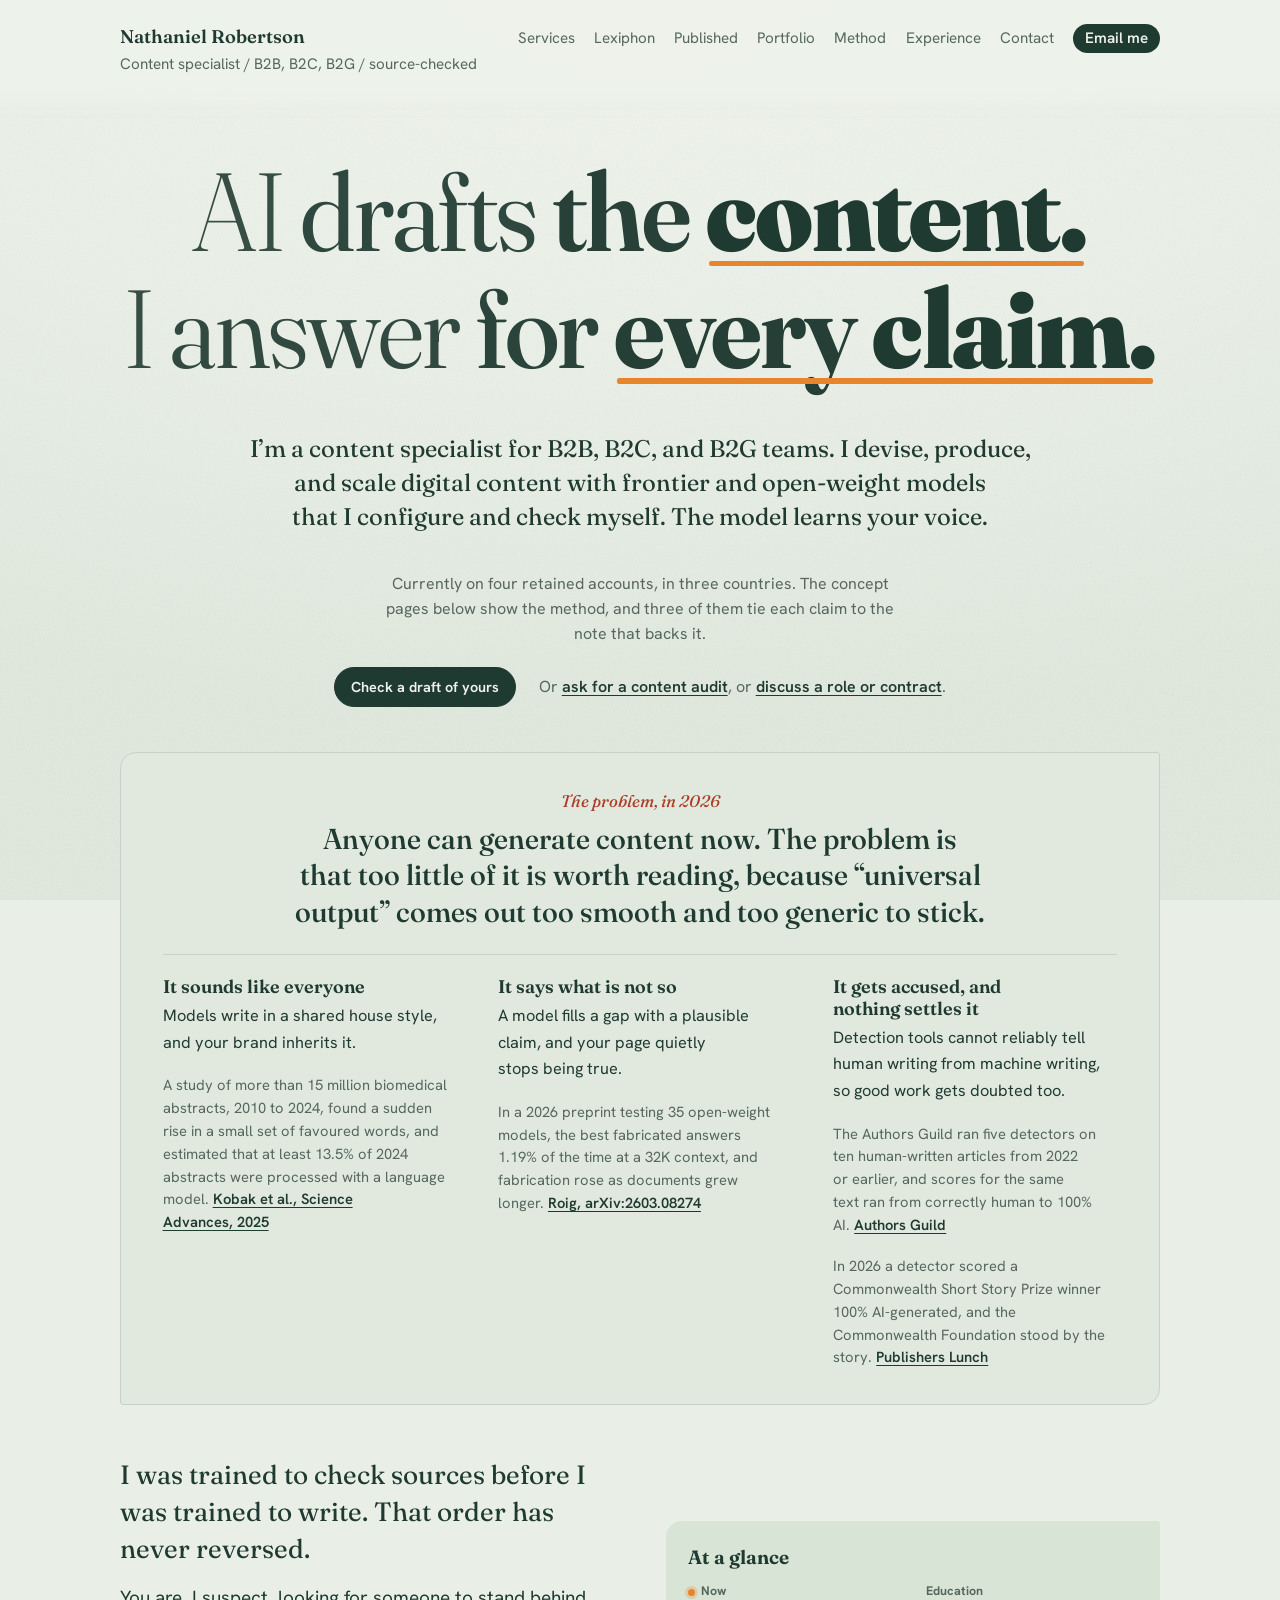
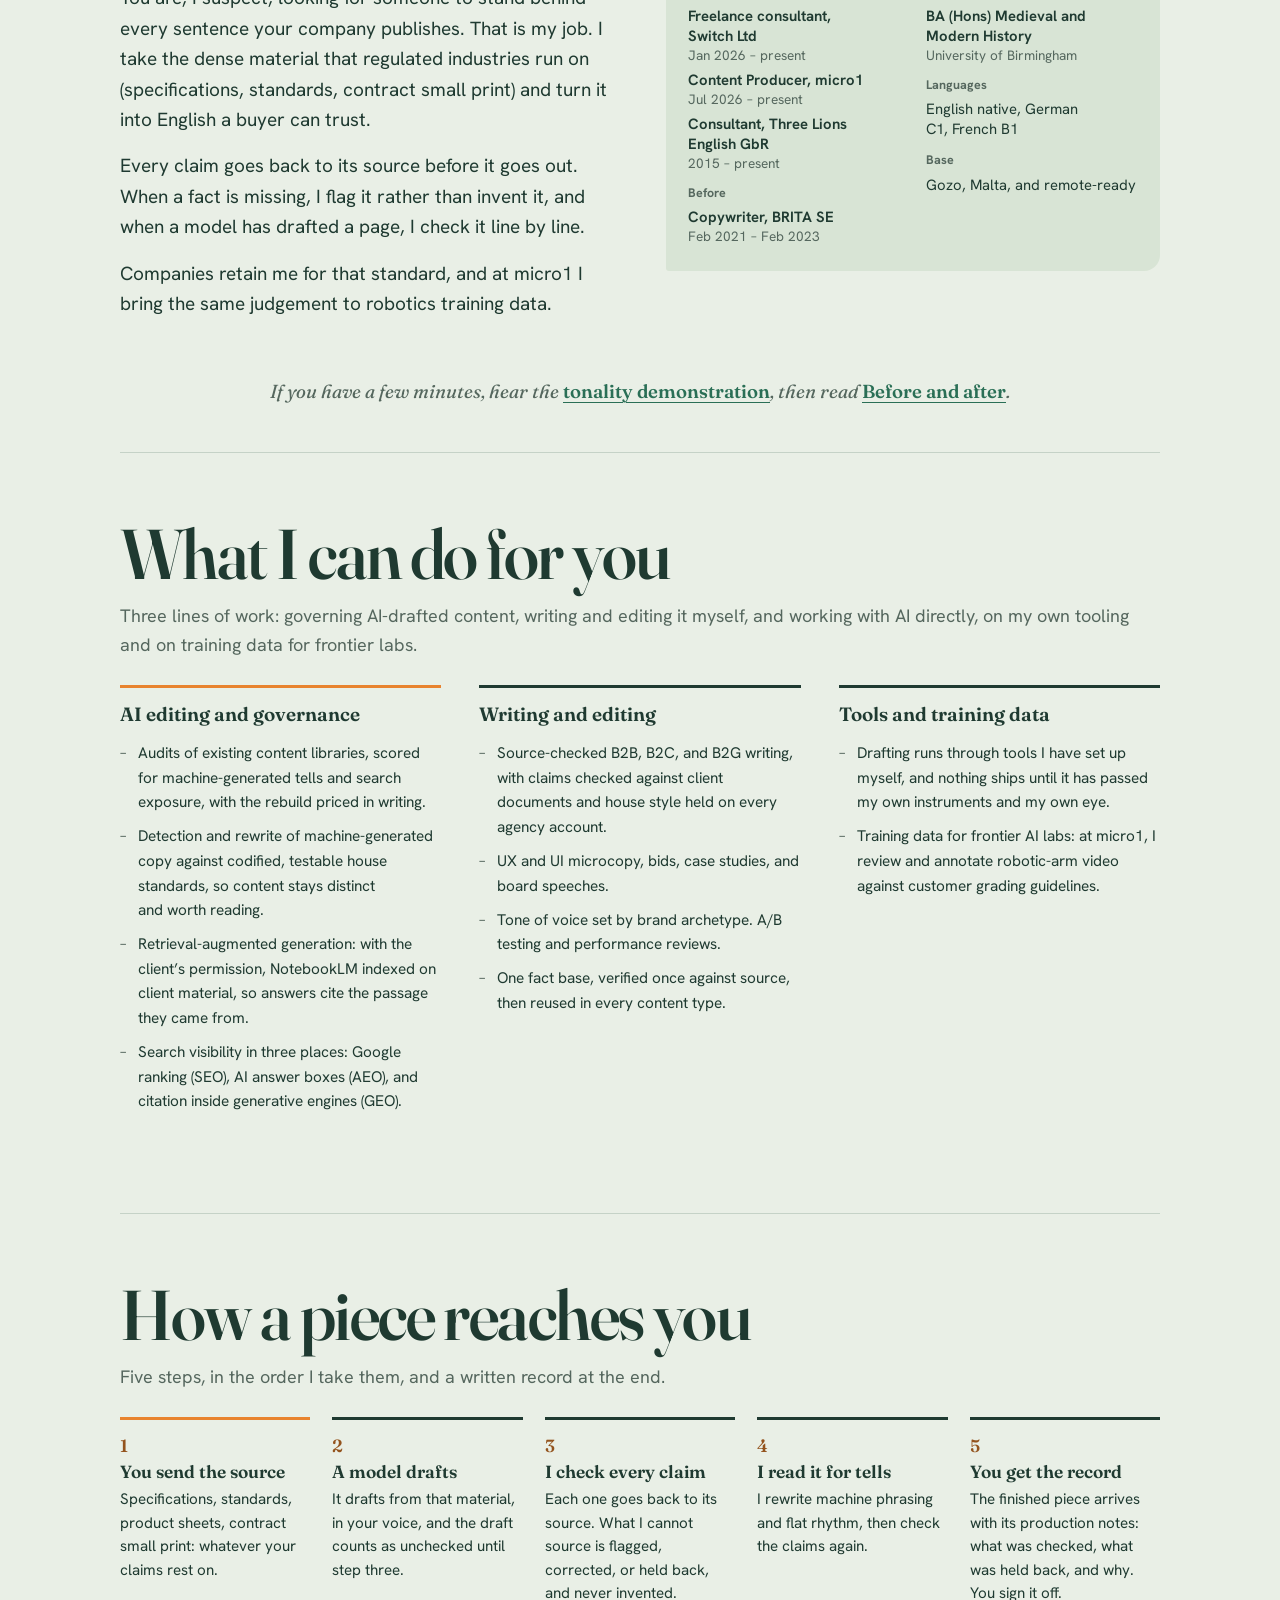
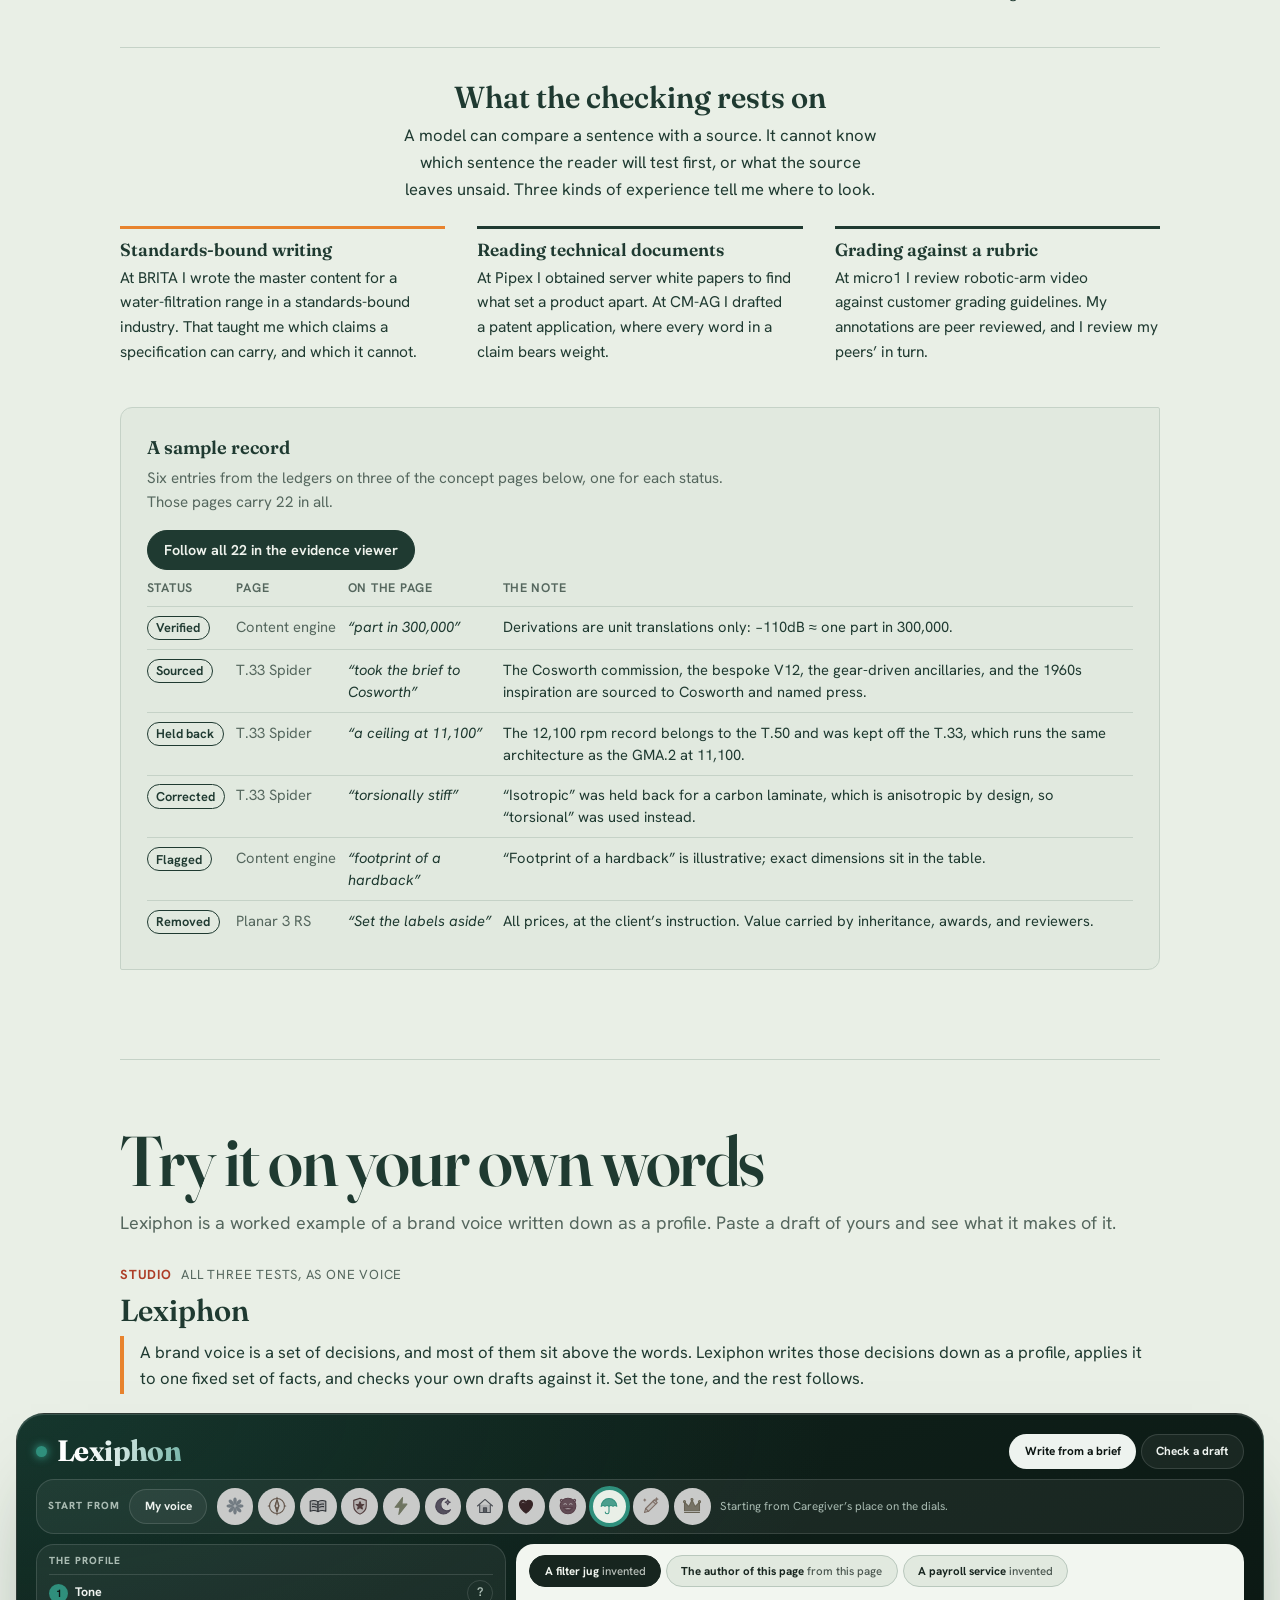
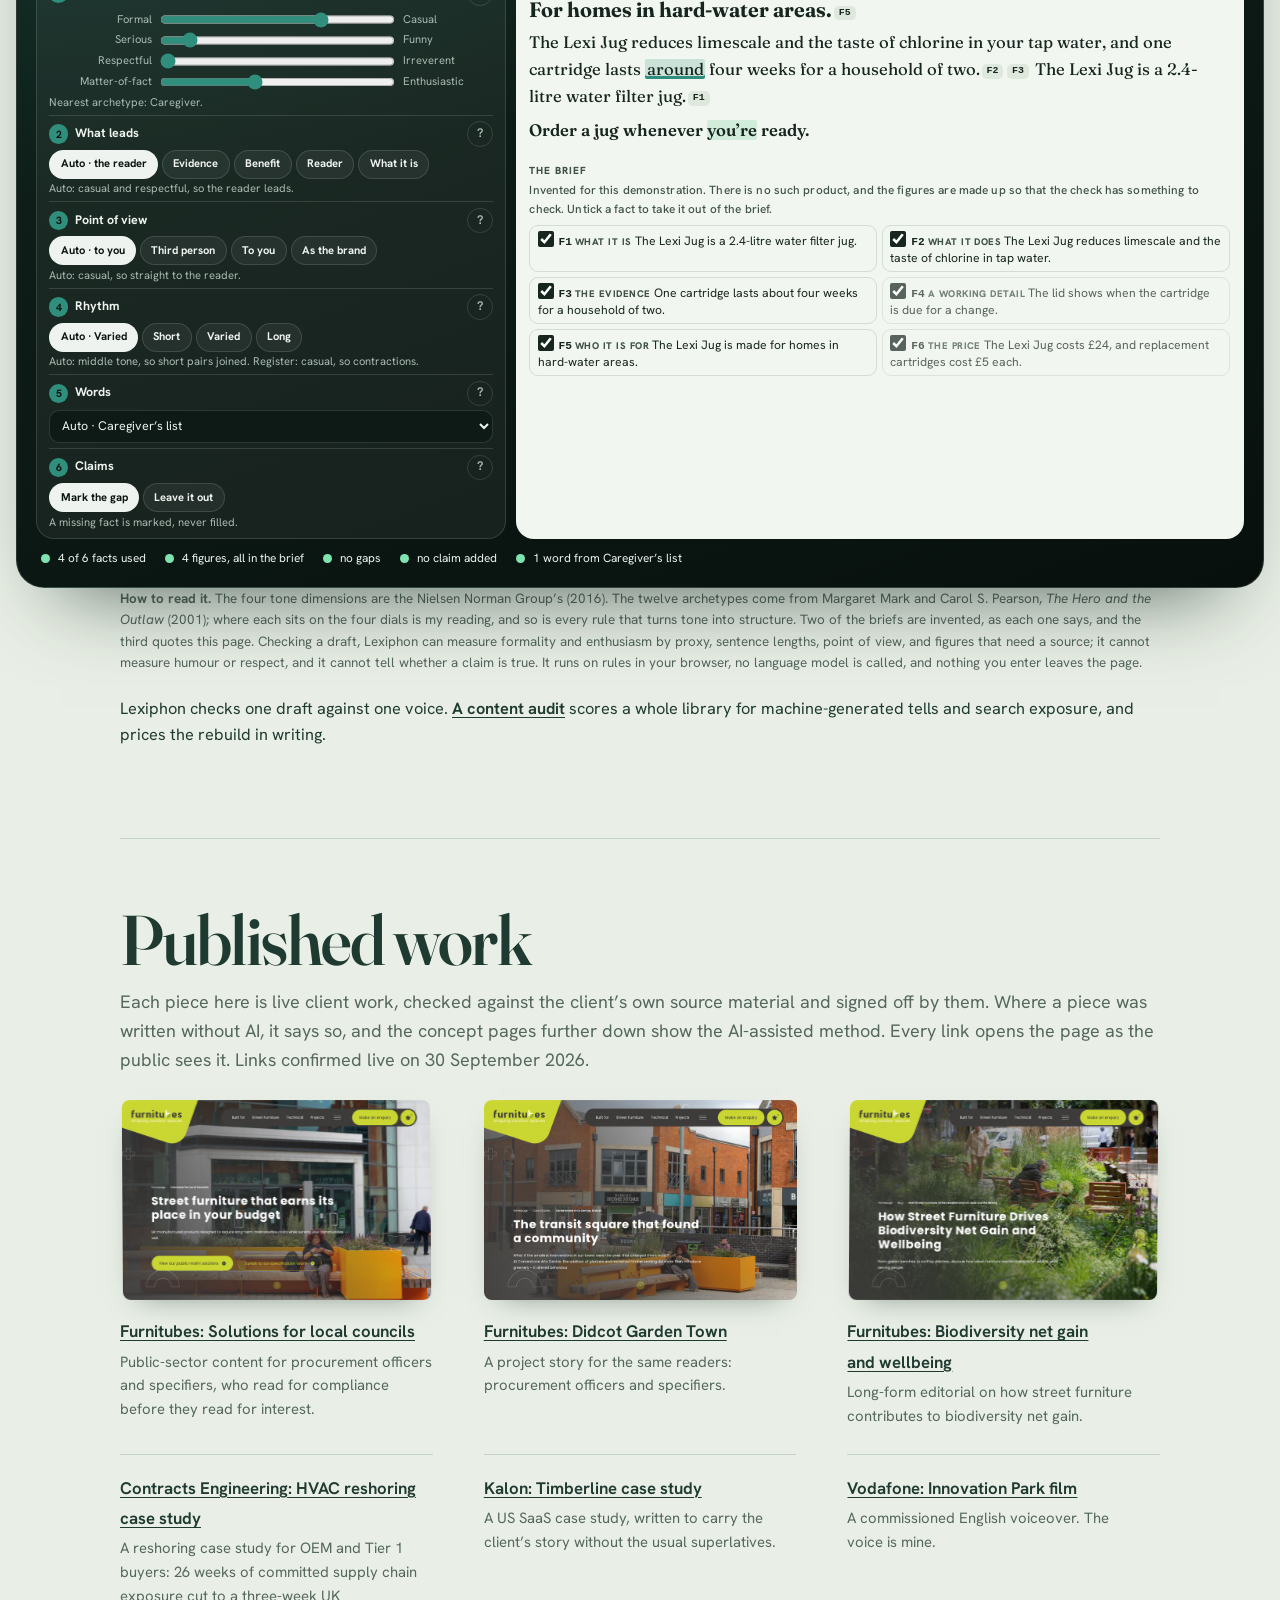
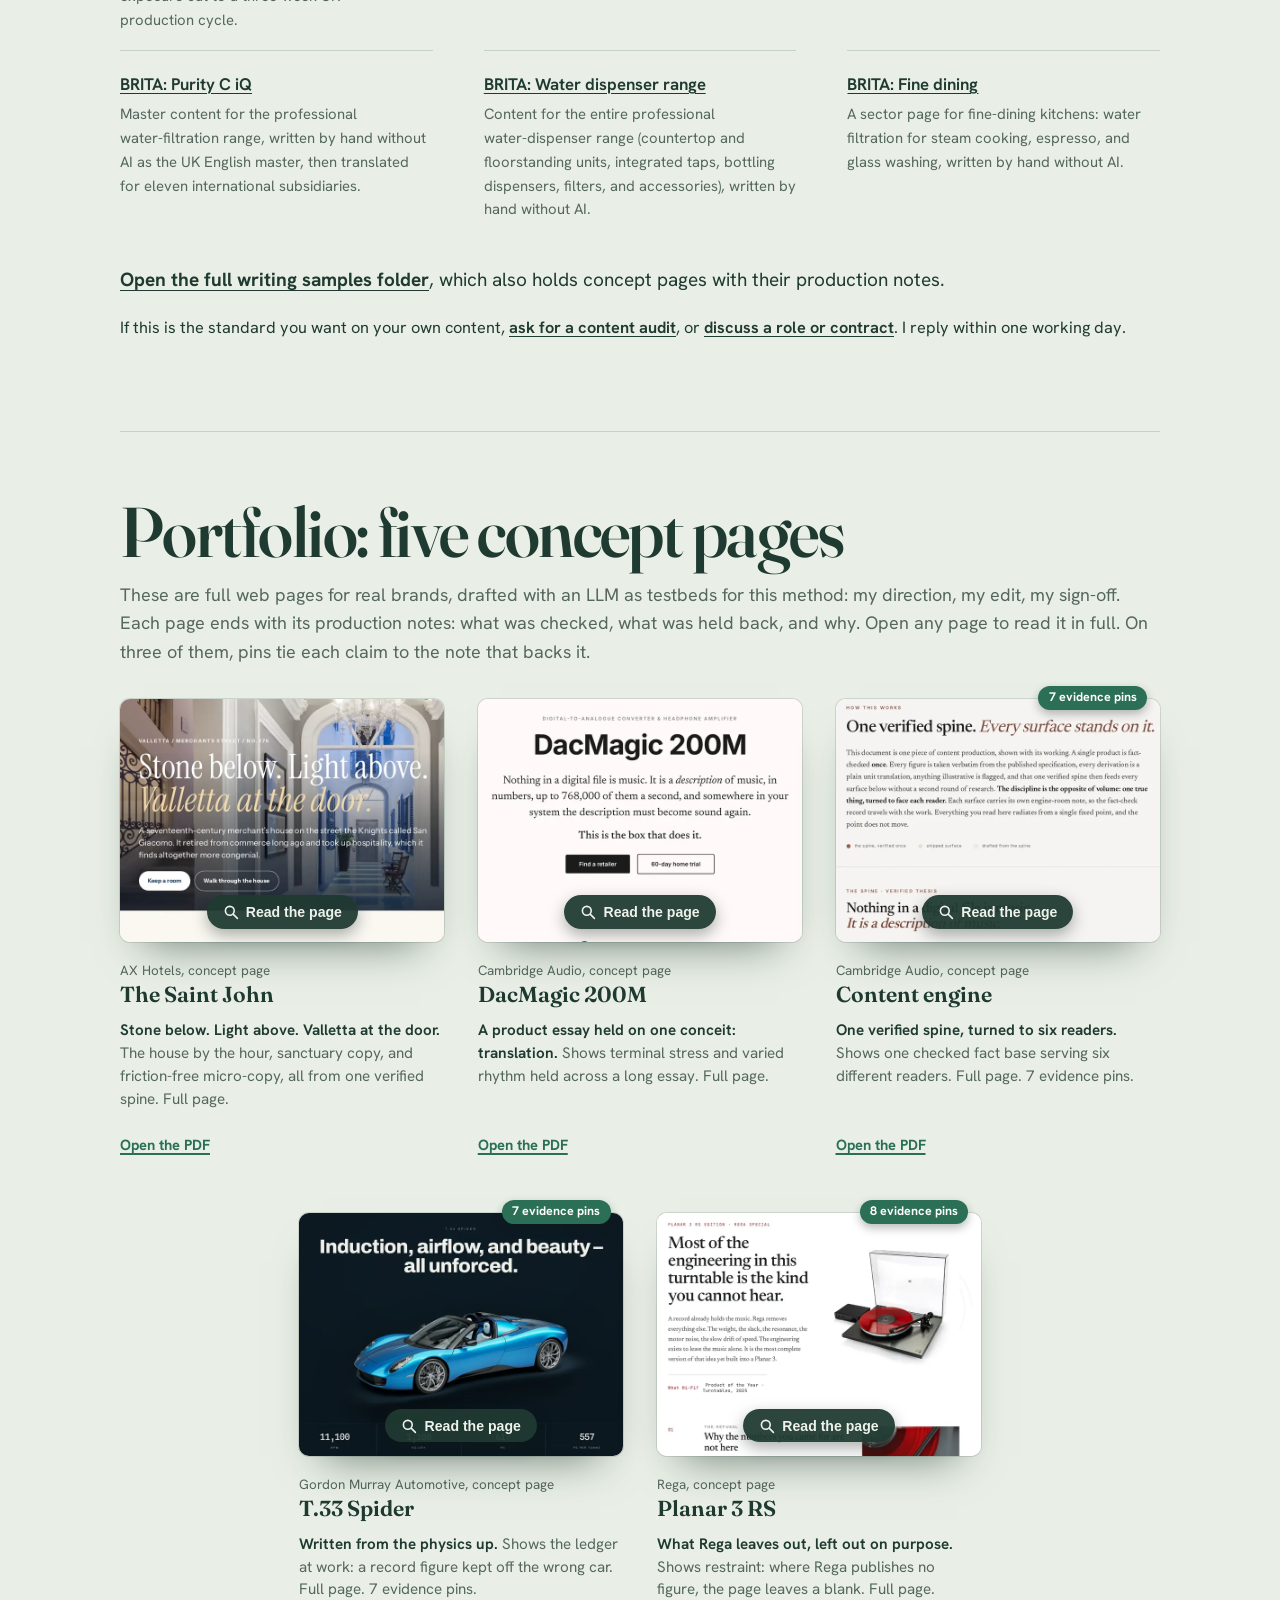
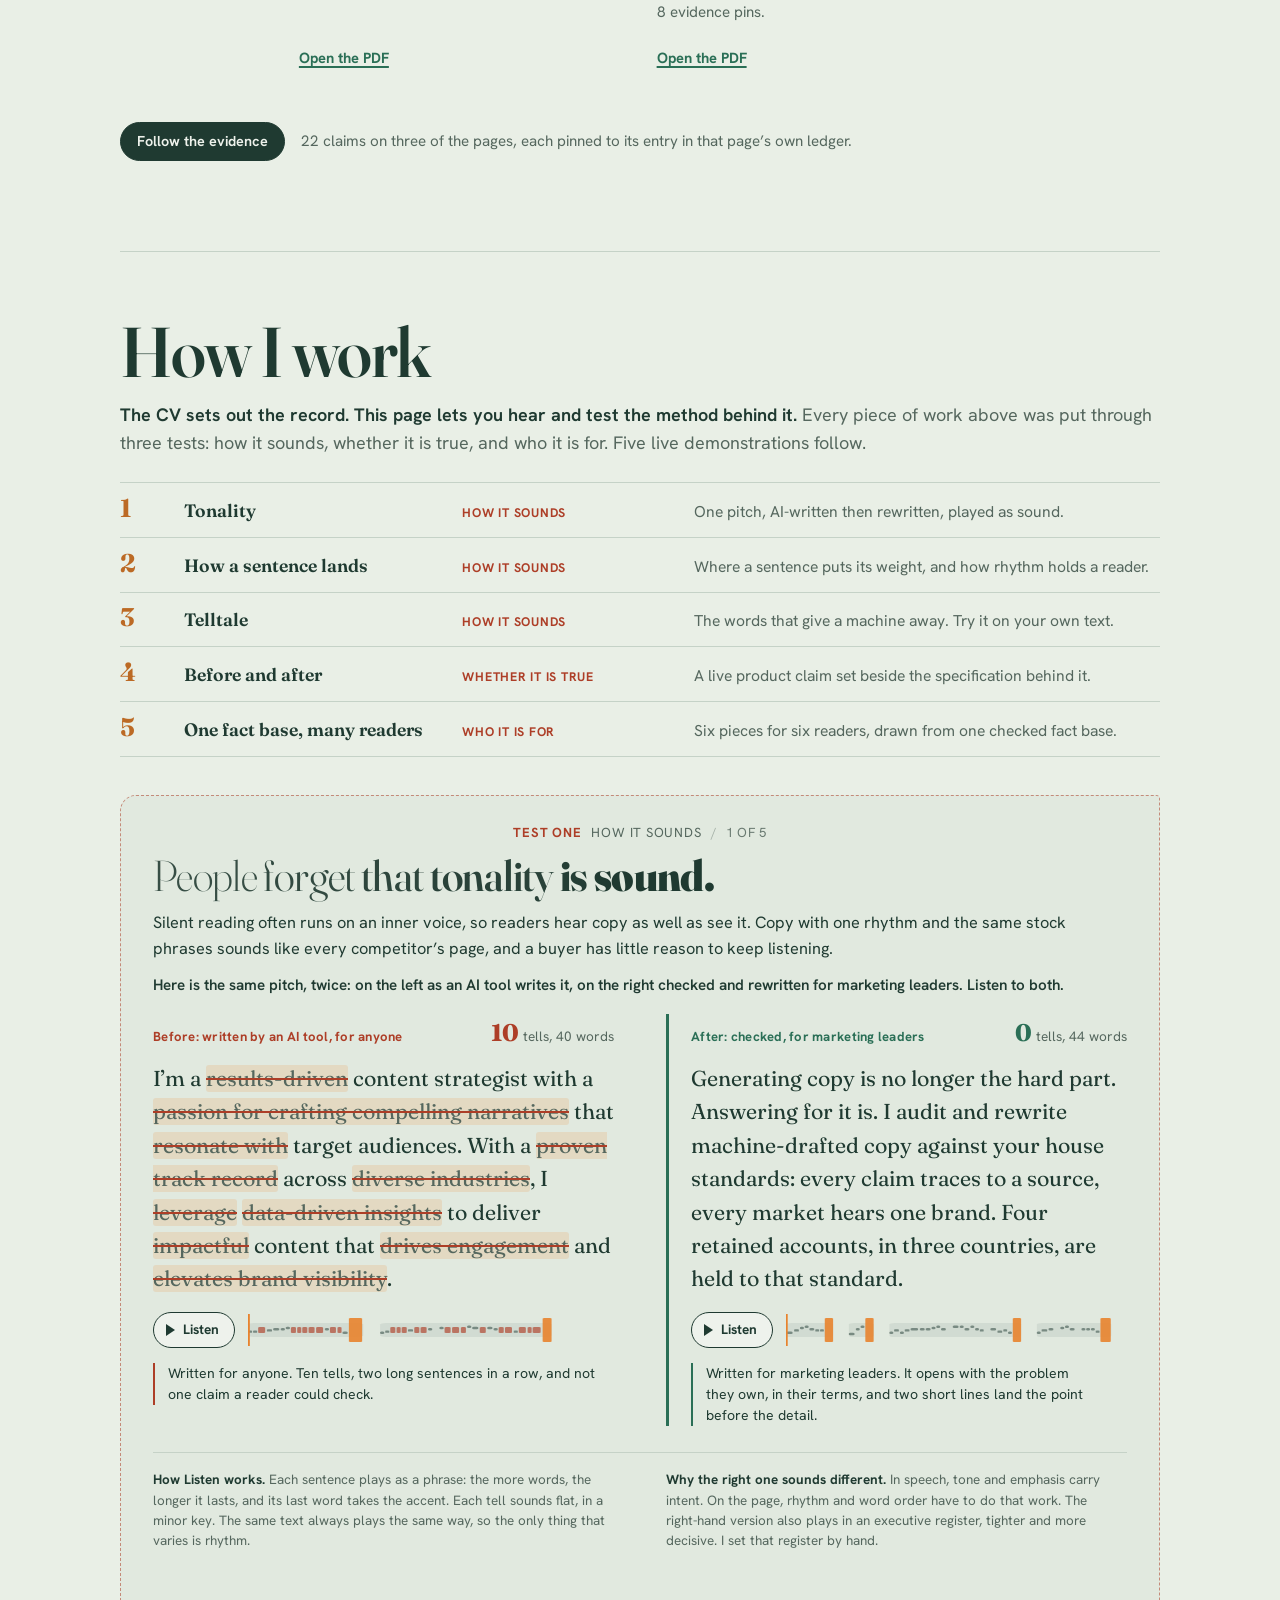
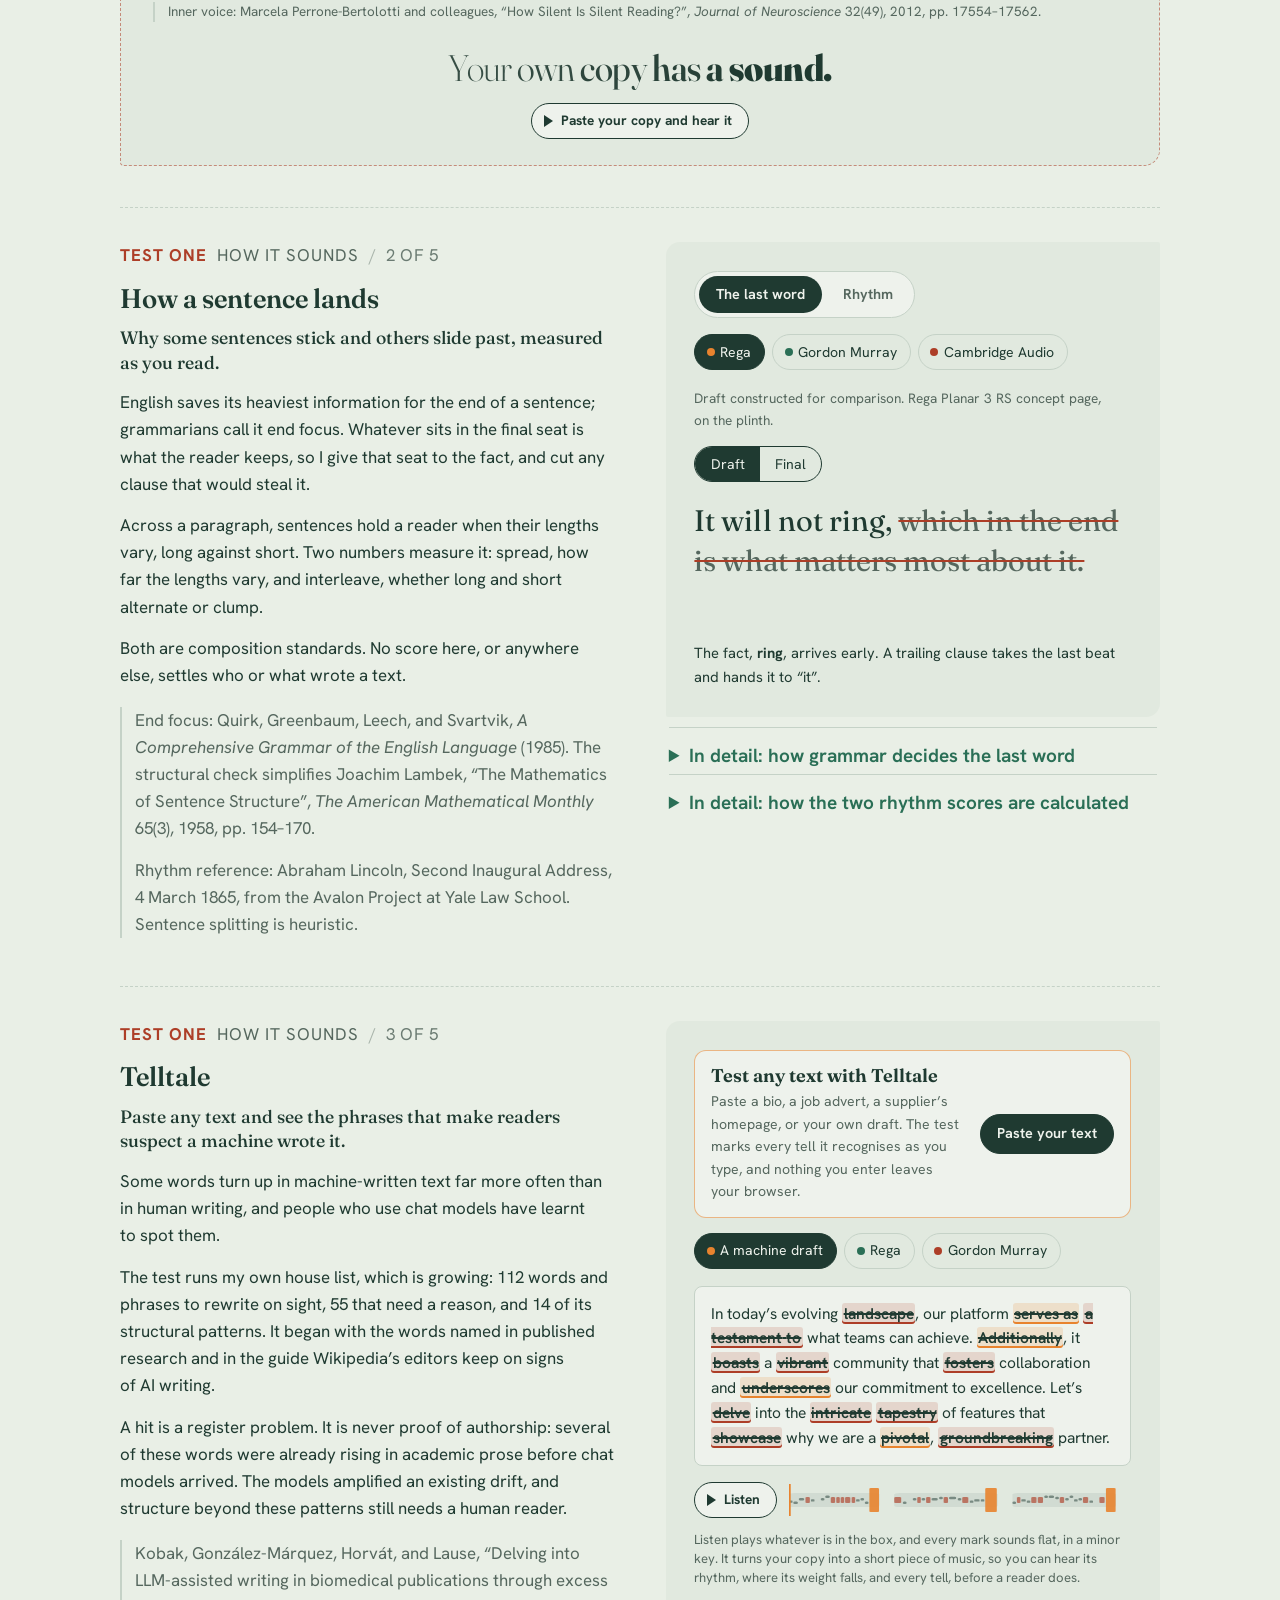
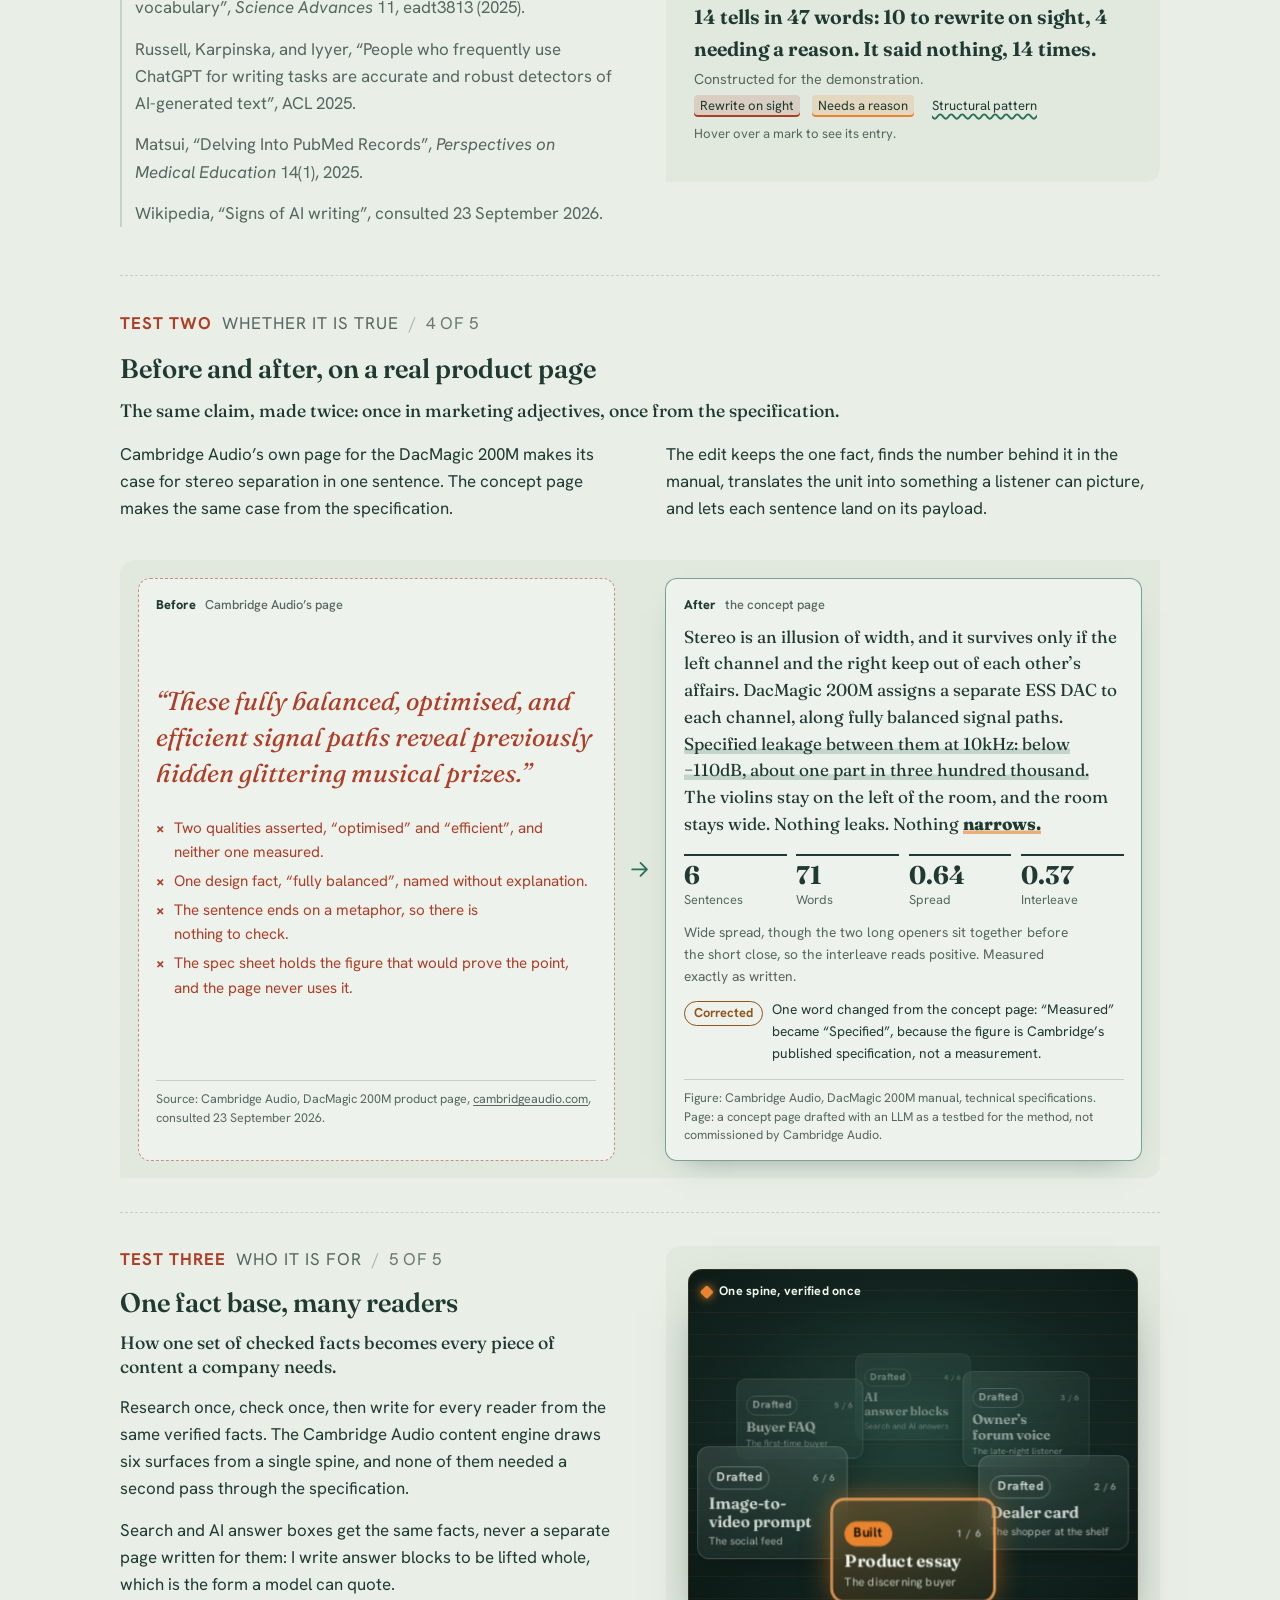
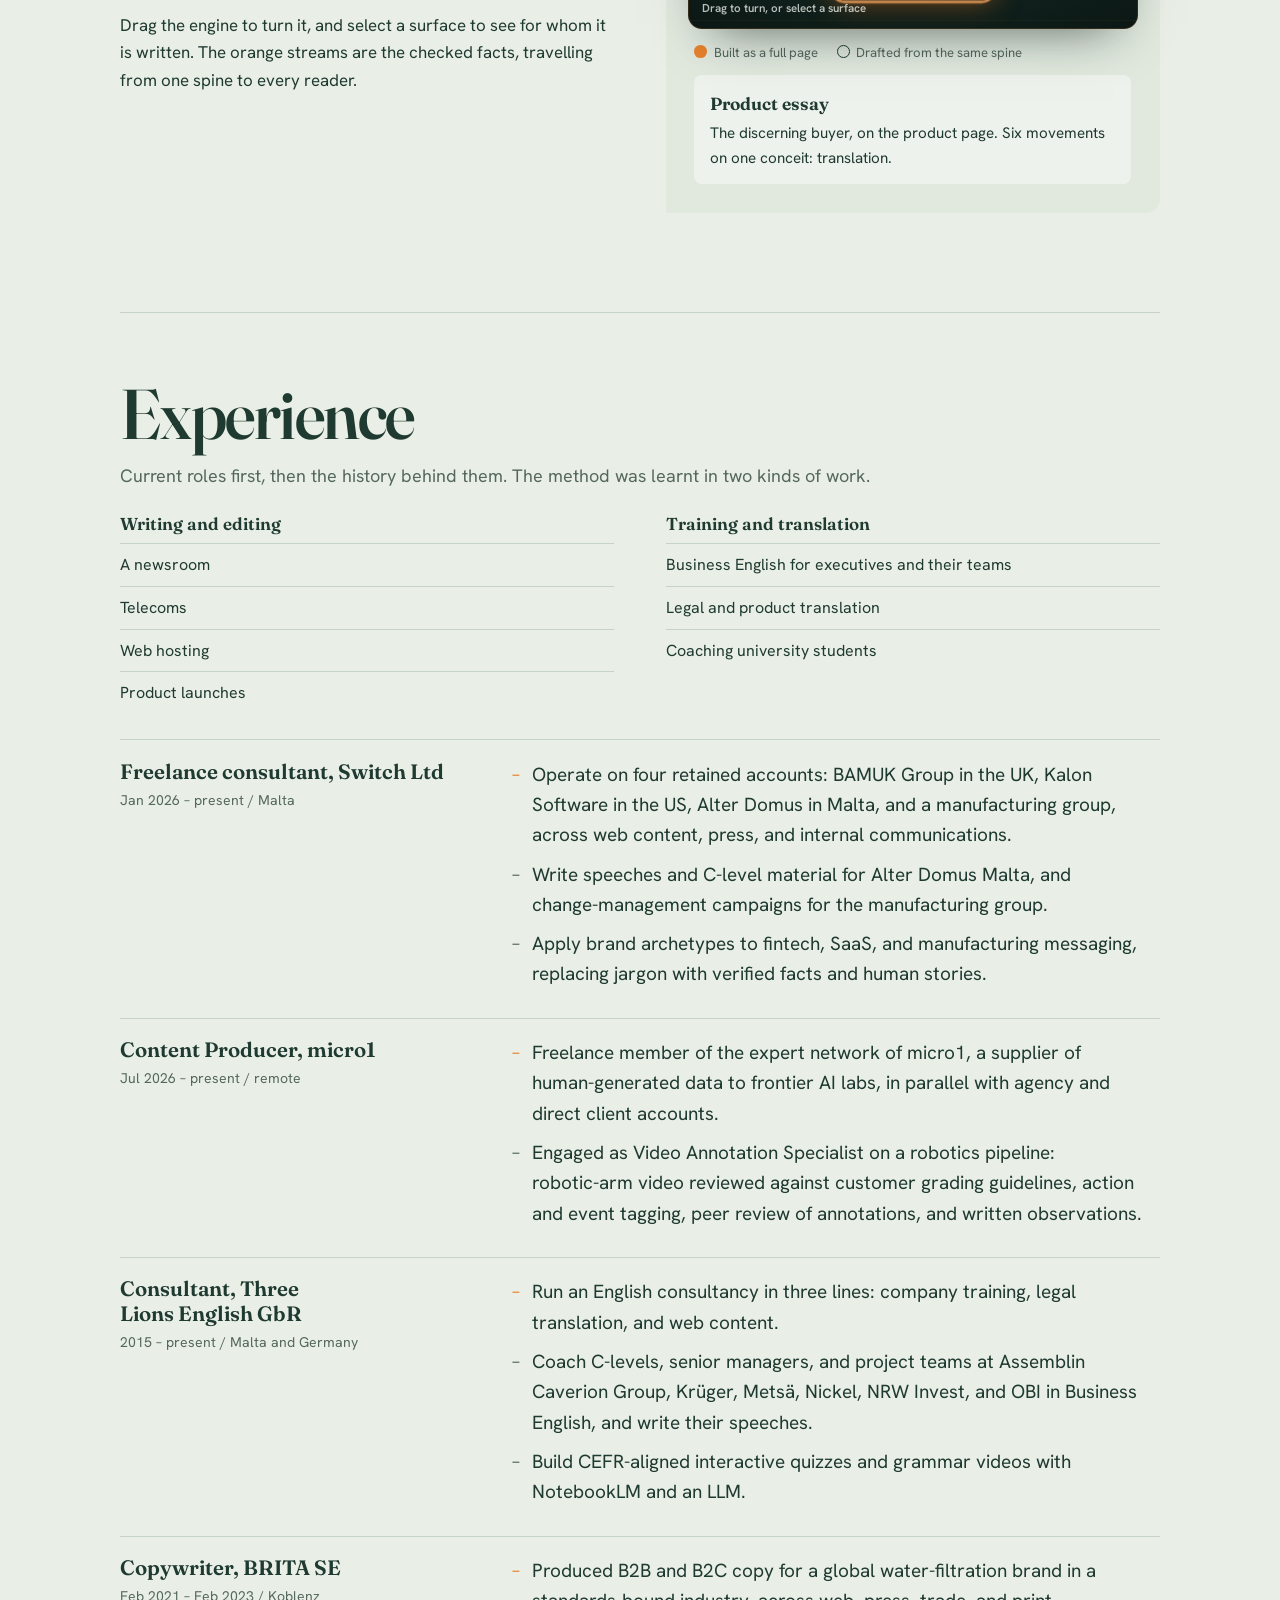
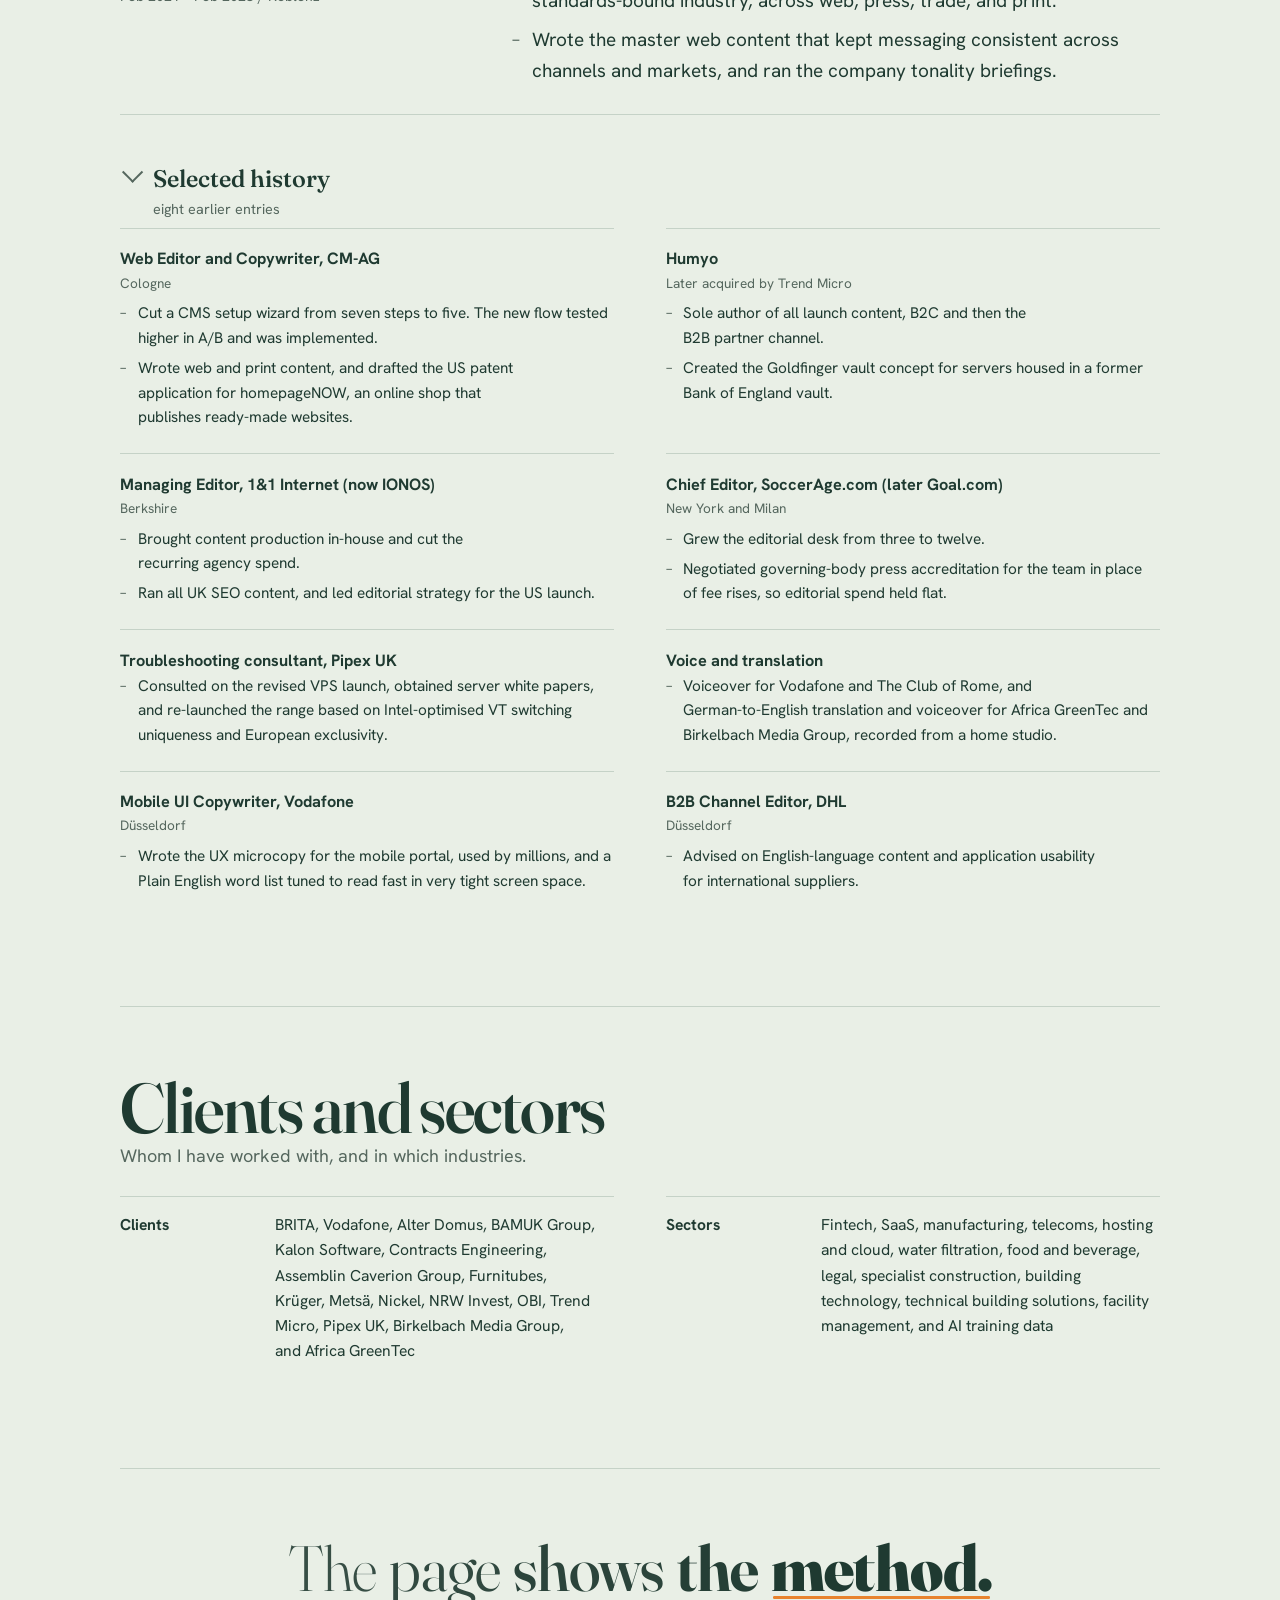
<file: index.html>
<!DOCTYPE html>
<html lang="en-GB" data-theme="light">
<head>
<meta charset="utf-8">
<meta name="viewport" content="width=device-width, initial-scale=1, viewport-fit=cover">
<title>Nathaniel Robertson, content specialist</title>
<meta name="description" content="Content specialist for source-checked B2B, B2C, and B2G writing, AI editing and governance, and content audits. Every claim goes back to its source.">
<meta property="og:type" content="profile">
<meta property="og:locale" content="en_GB">
<meta property="og:site_name" content="Nathaniel Robertson">
<meta property="profile:first_name" content="Nathaniel">
<meta property="profile:last_name" content="Robertson">
<meta property="og:url" content="https://nrr-hash.github.io/Lexiphon/">
<meta property="og:image" content="https://nrr-hash.github.io/Lexiphon/images/og.png">
<meta property="og:image:width" content="1200">
<meta property="og:image:height" content="630">
<meta property="og:image:type" content="image/png">
<meta property="og:image:alt" content="Nathaniel Robertson, content specialist. AI drafts the content. I answer for every claim.">
<meta property="og:title" content="Nathaniel Robertson, content specialist">
<meta property="og:description" content="Content specialist for source-checked B2B, B2C, and B2G writing, AI editing and governance, and content audits. Every claim goes back to its source.">
<meta name="twitter:card" content="summary_large_image">
<meta name="twitter:title" content="Nathaniel Robertson, content specialist">
<meta name="twitter:description" content="Content specialist for source-checked B2B, B2C, and B2G writing, AI editing and governance, and content audits. Every claim goes back to its source.">
<meta name="twitter:image" content="https://nrr-hash.github.io/Lexiphon/images/og.png">
<meta name="twitter:image:alt" content="Nathaniel Robertson, content specialist. AI drafts the content. I answer for every claim.">
<script type="application/ld+json">{
 "@context": "https://schema.org",
 "@graph": [
  {
   "@type": "WebSite",
   "@id": "https://nrr-hash.github.io/Lexiphon/#website",
   "url": "https://nrr-hash.github.io/Lexiphon/",
   "name": "Nathaniel Robertson, content specialist",
   "inLanguage": "en-GB",
   "publisher": {
    "@id": "https://nrr-hash.github.io/Lexiphon/#person"
   }
  },
  {
   "@type": "ProfilePage",
   "@id": "https://nrr-hash.github.io/Lexiphon/#profile",
   "url": "https://nrr-hash.github.io/Lexiphon/",
   "name": "Nathaniel Robertson, content specialist",
   "description": "Content specialist for source-checked B2B, B2C, and B2G writing, AI editing and governance, and content audits. Every claim goes back to its source.",
   "inLanguage": "en-GB",
   "isPartOf": {
    "@id": "https://nrr-hash.github.io/Lexiphon/#website"
   },
   "mainEntity": {
    "@id": "https://nrr-hash.github.io/Lexiphon/#person"
   },
   "dateModified": "2026-10-03",
   "primaryImageOfPage": {
    "@type": "ImageObject",
    "url": "https://nrr-hash.github.io/Lexiphon/images/og.png",
    "width": 1200,
    "height": 630
   }
  },
  {
   "@type": "Person",
   "@id": "https://nrr-hash.github.io/Lexiphon/#person",
   "url": "https://nrr-hash.github.io/Lexiphon/",
   "givenName": "Nathaniel",
   "familyName": "Robertson",
   "name": "Nathaniel Robertson",
   "jobTitle": "Content specialist",
   "description": "Source-checked B2B, B2C, and B2G writing and editing, AI editing and governance, and English training. Every claim goes back to its source before it goes out.",
   "email": "mailto:nathan667@gmail.com",
   "address": {
    "@type": "PostalAddress",
    "addressCountry": "MT"
   },
   "worksFor": [
    {
     "@type": "Organization",
     "name": "Switch Ltd"
    },
    {
     "@type": "Organization",
     "name": "micro1"
    },
    {
     "@type": "Organization",
     "name": "Three Lions English GbR"
    }
   ],
   "alumniOf": {
    "@type": "CollegeOrUniversity",
    "name": "University of Birmingham"
   },
   "knowsLanguage": [
    "en",
    "de",
    "fr"
   ],
   "knowsAbout": [
    "AI editing and governance",
    "Content audits",
    "Fact-checking",
    "B2B copywriting",
    "UX microcopy",
    "Search engine optimisation",
    "Answer engine optimisation",
    "Generative engine optimisation",
    "Retrieval-augmented generation",
    "Local LLMs",
    "Business English training",
    "Brand archetypes",
    "Tone of voice",
    "Legal translation",
    "Voiceover",
    "Video annotation for AI training data"
   ],
   "makesOffer": [
    {
     "@type": "Offer",
     "itemOffered": {
      "@type": "Service",
      "name": "AI editing and governance",
      "description": "Audits of existing content libraries, scored for machine-generated tells and search exposure, with the rebuild priced in writing. Detection and rewrite of machine-generated copy against codified, testable house standards, so content stays distinct and worth reading. Retrieval-augmented generation: with the client's permission, NotebookLM indexed on client material, so answers cite the passage they came from. Search visibility in three places: Google ranking (SEO), AI answer boxes (AEO), and citation inside generative engines (GEO).",
      "provider": {
       "@id": "https://nrr-hash.github.io/Lexiphon/#person"
      },
      "areaServed": "Worldwide, remote"
     }
    },
    {
     "@type": "Offer",
     "itemOffered": {
      "@type": "Service",
      "name": "Writing and editing",
      "description": "Source-checked B2B, B2C, and B2G writing, with claims checked against client documents and house style held on every agency account. UX and UI microcopy, bids, case studies, and board speeches. Tone of voice set by brand archetype. A/B testing and performance reviews. One fact base, verified once against source, then reused in every content type.",
      "provider": {
       "@id": "https://nrr-hash.github.io/Lexiphon/#person"
      },
      "areaServed": "Worldwide, remote"
     }
    },
    {
     "@type": "Offer",
     "itemOffered": {
      "@type": "Service",
      "name": "Tools and training data",
      "description": "Drafting runs through tools I have set up myself, and nothing ships until it has passed my own instruments and my own eye. Training data for frontier AI labs: at micro1, I review and annotate robotic-arm video against customer grading guidelines.",
      "provider": {
       "@id": "https://nrr-hash.github.io/Lexiphon/#person"
      },
      "areaServed": "Worldwide, remote"
     }
    }
   ]
  },
  {
   "@type": "WebApplication",
   "@id": "https://nrr-hash.github.io/Lexiphon/#lexiphon",
   "name": "Lexiphon",
   "url": "https://nrr-hash.github.io/Lexiphon/#studio",
   "inLanguage": "en-GB",
   "description": "Lexiphon is a worked example, on this page, of a brand voice written down as a profile. The profile sets tone on four dials, after the Nielsen Norman Group, and the tone sets what leads, the point of view, the rhythm, and the words. It applies the profile to one fixed set of facts, and checks a visitor's own drafts against it. It runs on rules in the browser, and no language model is called.",
   "applicationCategory": "BusinessApplication",
   "operatingSystem": "Any, in a web browser",
   "browserRequirements": "Requires JavaScript and the Web Audio API",
   "isAccessibleForFree": true,
   "creator": {
    "@id": "https://nrr-hash.github.io/Lexiphon/#person"
   },
   "softwareVersion": "1.3"
  },
  {
   "@type": "ItemList",
   "@id": "https://nrr-hash.github.io/Lexiphon/#published",
   "name": "Published work",
   "itemListElement": [
    {
     "@type": "ListItem",
     "position": 1,
     "item": {
      "@type": "CreativeWork",
      "name": "Furnitubes: Solutions for local councils",
      "url": "https://www.furnitubes.com/solutions-for-local-councils",
      "description": "Public-sector content for procurement officers and specifiers, who read for compliance before they read for interest.",
      "creator": {
       "@id": "https://nrr-hash.github.io/Lexiphon/#person"
      },
      "inLanguage": "en-GB"
     }
    },
    {
     "@type": "ListItem",
     "position": 2,
     "item": {
      "@type": "CreativeWork",
      "name": "Furnitubes: Didcot Garden Town",
      "url": "https://www.furnitubes.com/projects/didcot-garden-town",
      "description": "A project story for the same readers: procurement officers and specifiers.",
      "creator": {
       "@id": "https://nrr-hash.github.io/Lexiphon/#person"
      },
      "inLanguage": "en-GB"
     }
    },
    {
     "@type": "ListItem",
     "position": 3,
     "item": {
      "@type": "CreativeWork",
      "name": "Furnitubes: Biodiversity net gain and wellbeing",
      "url": "https://www.furnitubes.com/blog/how-street-furniture-drives-biodiversity-net-gain-and-wellbeing",
      "description": "Long-form editorial on how street furniture contributes to biodiversity net gain.",
      "creator": {
       "@id": "https://nrr-hash.github.io/Lexiphon/#person"
      },
      "inLanguage": "en-GB"
     }
    },
    {
     "@type": "ListItem",
     "position": 4,
     "item": {
      "@type": "CreativeWork",
      "name": "Contracts Engineering: HVAC reshoring case study",
      "url": "https://www.contractsengineering.com/case-studies/hvac-rooftop-support-reshoring-supply-chain/",
      "description": "A reshoring case study for OEM and Tier 1 buyers: 26 weeks of committed supply chain exposure cut to a three-week UK production cycle.",
      "creator": {
       "@id": "https://nrr-hash.github.io/Lexiphon/#person"
      },
      "inLanguage": "en-GB"
     }
    },
    {
     "@type": "ListItem",
     "position": 5,
     "item": {
      "@type": "CreativeWork",
      "name": "Kalon: Timberline case study",
      "url": "https://kaloncreative.com/work/timberline",
      "description": "A US SaaS case study, written to carry the client's story without the usual superlatives.",
      "creator": {
       "@id": "https://nrr-hash.github.io/Lexiphon/#person"
      },
      "inLanguage": "en-GB"
     }
    },
    {
     "@type": "ListItem",
     "position": 6,
     "item": {
      "@type": "CreativeWork",
      "name": "Vodafone: Innovation Park film",
      "url": "https://playout.3qsdn.com/embed/16e3ac84-3f90-11e9-ae4b-0cc47a188158",
      "description": "A commissioned English voiceover. The voice is mine.",
      "creator": {
       "@id": "https://nrr-hash.github.io/Lexiphon/#person"
      },
      "inLanguage": "en-GB"
     }
    },
    {
     "@type": "ListItem",
     "position": 7,
     "item": {
      "@type": "CreativeWork",
      "name": "BRITA: Purity C iQ",
      "url": "https://www.brita.co.uk/purity-c-iq",
      "description": "Master content for the professional water-filtration range, written by hand without AI as the UK English master, then translated for eleven international subsidiaries.",
      "creator": {
       "@id": "https://nrr-hash.github.io/Lexiphon/#person"
      },
      "inLanguage": "en-GB"
     }
    },
    {
     "@type": "ListItem",
     "position": 8,
     "item": {
      "@type": "CreativeWork",
      "name": "BRITA: Water dispenser range",
      "url": "https://www.brita.co.uk/water-dispensers/products",
      "description": "Content for the entire professional water-dispenser range (countertop and floorstanding units, integrated taps, bottling dispensers, filters, and accessories), written by hand without AI.",
      "creator": {
       "@id": "https://nrr-hash.github.io/Lexiphon/#person"
      },
      "inLanguage": "en-GB"
     }
    },
    {
     "@type": "ListItem",
     "position": 9,
     "item": {
      "@type": "CreativeWork",
      "name": "BRITA: Fine dining",
      "url": "https://www.brita.co.uk/fine-dining",
      "description": "A sector page for fine-dining kitchens: water filtration for steam cooking, espresso, and glass washing, written by hand without AI.",
      "creator": {
       "@id": "https://nrr-hash.github.io/Lexiphon/#person"
      },
      "inLanguage": "en-GB"
     }
    }
   ]
  },
  {
   "@type": "ItemList",
   "@id": "https://nrr-hash.github.io/Lexiphon/#gallery",
   "name": "Portfolio: five concept pages",
   "itemListElement": [
    {
     "@type": "ListItem",
     "position": 1,
     "item": {
      "@type": "CreativeWork",
      "name": "AX Hotels, The Saint John (concept page)",
      "url": "https://drive.google.com/file/d/1_baZn2ZP3IAgg5jib9jt7GcTERgV8uqo/view",
      "genre": "Speculative concept page",
      "description": "Stone below. Light above. Valletta at the door. The house by the hour, sanctuary copy, and friction-free micro-copy, all from one verified spine. Full page. A speculative concept page offered as a testbed for the method.",
      "creator": {
       "@id": "https://nrr-hash.github.io/Lexiphon/#person"
      },
      "inLanguage": "en-GB",
      "image": "https://nrr-hash.github.io/Lexiphon/images/concepts/ax-saint-john-preview.webp"
     }
    },
    {
     "@type": "ListItem",
     "position": 2,
     "item": {
      "@type": "CreativeWork",
      "name": "Cambridge Audio, DacMagic 200M (concept page)",
      "url": "https://drive.google.com/file/d/1HPbnEHVC-kvoeMkHry9_E_8r3FAEffLp/view",
      "genre": "Speculative concept page",
      "description": "A product essay held on one conceit: translation. Shows terminal stress and varied rhythm held across a long essay. Full page. A speculative concept page offered as a testbed for the method.",
      "creator": {
       "@id": "https://nrr-hash.github.io/Lexiphon/#person"
      },
      "inLanguage": "en-GB",
      "image": "https://nrr-hash.github.io/Lexiphon/images/concepts/cambridge-dacmagic-preview.webp"
     }
    },
    {
     "@type": "ListItem",
     "position": 3,
     "item": {
      "@type": "CreativeWork",
      "name": "Cambridge Audio, Content engine (concept page)",
      "url": "https://drive.google.com/file/d/1a7M45gW0yt3dM3zTyKWJM1LUdhLc7E_n/view",
      "genre": "Speculative concept page",
      "description": "One verified spine, turned to six readers. Shows one checked fact base serving six different readers. Full page. 7 evidence pins. A speculative concept page offered as a testbed for the method.",
      "creator": {
       "@id": "https://nrr-hash.github.io/Lexiphon/#person"
      },
      "inLanguage": "en-GB",
      "image": "https://nrr-hash.github.io/Lexiphon/images/concepts/cambridge-content-engine-preview.webp"
     }
    },
    {
     "@type": "ListItem",
     "position": 4,
     "item": {
      "@type": "CreativeWork",
      "name": "Gordon Murray Automotive, T.33 Spider (concept page)",
      "url": "https://drive.google.com/file/d/1YUakODtBrPsyFCTU6ymRr_GqgAlL3kZ5/view",
      "genre": "Speculative concept page",
      "description": "Written from the physics up. Shows the ledger at work: a record figure kept off the wrong car. Full page. 7 evidence pins. A speculative concept page offered as a testbed for the method.",
      "creator": {
       "@id": "https://nrr-hash.github.io/Lexiphon/#person"
      },
      "inLanguage": "en-GB",
      "image": "https://nrr-hash.github.io/Lexiphon/images/concepts/gordon-murray-t33-preview.webp"
     }
    },
    {
     "@type": "ListItem",
     "position": 5,
     "item": {
      "@type": "CreativeWork",
      "name": "Rega, Planar 3 RS (concept page)",
      "url": "https://drive.google.com/file/d/1-J5ktl36WvCosKEDZO6PdPonC2Pf8vDG/view",
      "genre": "Speculative concept page",
      "description": "What Rega leaves out, left out on purpose. Shows restraint: where Rega publishes no figure, the page leaves a blank. Full page. 8 evidence pins. A speculative concept page offered as a testbed for the method.",
      "creator": {
       "@id": "https://nrr-hash.github.io/Lexiphon/#person"
      },
      "inLanguage": "en-GB",
      "image": "https://nrr-hash.github.io/Lexiphon/images/concepts/rega-planar-3rs-preview.webp"
     }
    }
   ]
  }
 ]
}</script>
<meta name="author" content="Nathaniel Robertson">
<meta name="robots" content="index, follow, max-image-preview:large, max-snippet:-1, max-video-preview:-1">
<link rel="preload" href="fonts/fraunces-latin-full-normal.woff2" as="font" type="font/woff2" crossorigin>
<link rel="preload" href="fonts/hanken-grotesk-latin-wght-normal.woff2" as="font" type="font/woff2" crossorigin>
<link rel="icon" href="images/favicon.svg" type="image/svg+xml">
<link rel="apple-touch-icon" href="images/apple-touch-icon.png">
<link rel="canonical" href="https://nrr-hash.github.io/Lexiphon/">
<link rel="sitemap" type="application/xml" href="sitemap.xml">
<link rel="alternate" type="text/plain" href="llms.txt" title="A short map of this site for language models">
<link rel="alternate" hreflang="x-default" href="https://nrr-hash.github.io/Lexiphon/">
<link rel="alternate" hreflang="en-GB" href="https://nrr-hash.github.io/Lexiphon/">
<meta name="theme-color" content="#EEF2EC">
<link rel="manifest" href="manifest.json">
<meta name="mobile-web-app-capable" content="yes">
<meta name="apple-mobile-web-app-title" content="Lexiphon">
<meta name="referrer" content="strict-origin-when-cross-origin">
<link rel="stylesheet" href="css/site.css?v=690ef915">
<link rel="stylesheet" href="css/studio.css?v=4355ba03" media="print" onload="this.media='all';window.dispatchEvent(new Event('resize'))">
<noscript><link rel="stylesheet" href="css/studio.css?v=4355ba03"></noscript>
</head>
<body>
<a class="skip-link" href="#main">Skip to the content</a>
<div class="wrap">

<header class="mast">
  <div>
    <div class="who">Nathaniel Robertson</div>
    <div class="tagline"><span class="nb">Content specialist /</span> <span class="nb">B2B, B2C, B2G /</span> <span class="nb">source-checked</span></div>
  </div>
  <nav aria-label="Sections">
    <button type="button" class="nav-link" data-go="hired" data-tip="What I can do for you">Services</button><button type="button" class="nav-link" data-go="try" data-tip="Try Lexiphon on your own draft">Lexiphon</button><button type="button" class="nav-link" data-go="published" data-tip="Published work">Published</button><button type="button" class="nav-link" data-go="gallery" data-tip="Five concept pages">Portfolio</button><button type="button" class="nav-link" data-go="method" data-tip="Five live demonstrations and a studio">Method</button><button type="button" class="nav-link" data-go="work" data-tip="Roles and history">Experience</button><button type="button" class="nav-link" data-go="contact" data-tip="Get in touch">Contact</button><a class="nav-cta" href="mailto:nathan667@gmail.com">Email me</a>
  </nav>
</header>

<main id="main" tabindex="-1">
<aside class="from-cv" id="fromCv" aria-labelledby="fromcv-h" hidden>
  <div class="fc-top"><h2 id="fromcv-h">From the CV</h2><button type="button" class="fc-x" id="fcX">Hide this</button></div>
  <p class="fc-lede">The CV lists the roles. This page shows how I work, in three places.</p>
  <ol class="fc-list">
    <li><a href="#record" data-go="record">The sample record</a><span>Six claims from the concept pages, and what happened to each one.</span></li>
    <li><button type="button" class="fc-link" data-evtour>The evidence viewer</button><span>22 claims on three concept pages, each pinned to its note.</span></li>
    <li><a href="#studio" data-lx="check">Lexiphon</a><span>Check a draft of yours against a brand voice.</span></li>
  </ol>
</aside>
<script>if(/[?&]from=cv(&|$)/.test(location.search)) document.getElementById("fromCv").hidden = false;</script>
<div class="hero">
  <h1 class="headline" id="headline" aria-label="AI drafts the content. I answer for every claim.">
    <span class="line" data-ramp><span class="w" style="--wt:250;color:color-mix(in srgb, var(--ink) 55%, var(--slate))">AI</span> <span class="w" style="--wt:398;color:color-mix(in srgb, var(--ink) 70%, var(--slate))">drafts</span> <span class="w" style="--wt:626;color:color-mix(in srgb, var(--ink) 85%, var(--slate))">the</span> <span class="seat"><span class="w" style="--wt:900;color:color-mix(in srgb, var(--ink) 100%, var(--slate))">content.</span></span></span>
    <span class="line" data-ramp data-seat="2"><span class="w" style="--wt:250;color:color-mix(in srgb, var(--ink) 55%, var(--slate))">I</span> <span class="w" style="--wt:350;color:color-mix(in srgb, var(--ink) 66%, var(--slate))">answer</span> <span class="w" style="--wt:505;color:color-mix(in srgb, var(--ink) 78%, var(--slate))">for</span> <span class="seat"><span class="w" style="--wt:691;color:color-mix(in srgb, var(--ink) 89%, var(--slate))">every</span> <span class="w" style="--wt:900;color:color-mix(in srgb, var(--ink) 100%, var(--slate))">claim.</span></span></span>
  </h1>
  <div class="opening">
    <p class="opening-lede">I’m a content specialist for B2B, B2C, and B2G teams. I devise, produce, and scale digital content with frontier and open-weight models that I configure and check myself. The model learns your voice.</p>
    <p class="hero-proof">Currently on four retained accounts, in three countries. The concept pages below show the method, and three of them tie each claim to the note that backs it.</p>
    <p class="hero-cta"><a class="btn" href="#studio" data-lx="check">Check a draft of yours</a><span class="hero-alt-t">Or <a class="hero-alt" href="mailto:nathan667@gmail.com?subject=Content%20audit">ask for a content audit</a>, or <a class="hero-alt" href="mailto:nathan667@gmail.com?subject=Role%20or%20contract">discuss a role or contract</a>.</span></p>
    <div class="dx">
      <p class="dx-kicker">The problem, in 2026</p>
      <p class="dx-pull">Anyone can generate content now. The problem is that too little of it is worth reading, because “universal output” comes out too smooth and too generic to stick.</p>
      <div class="dx-grid">
        <div class="dx-col"><h2>It sounds like everyone</h2><p>Models write in a shared house style, and your brand inherits it.</p><p class="dx-fact">A study of more than 15 million biomedical abstracts, 2010 to 2024, found a sudden rise in a small set of favoured words, and estimated that at least 13.5% of 2024 abstracts were processed with a language model. <a href="https://pmc.ncbi.nlm.nih.gov/articles/PMC12219543/">Kobak et al., Science Advances, 2025</a></p></div>
        <div class="dx-col"><h2>It says what is not so</h2><p>A model fills a gap with a plausible claim, and your page quietly stops being true.</p><p class="dx-fact">In a 2026 preprint testing 35 open-weight models, the best fabricated answers 1.19% of the time at a 32K context, and fabrication rose as documents grew longer. <a href="https://arxiv.org/abs/2603.08274">Roig, arXiv:2603.08274</a></p></div>
        <div class="dx-col"><h2>It gets accused, and nothing settles it</h2><p>Detection tools cannot reliably tell human writing from machine writing, so good work gets doubted too.</p><p class="dx-fact">The Authors Guild ran five detectors on ten human-written articles from 2022 or earlier, and scores for the same text ran from correctly human to 100% AI. <a href="https://authorsguild.org/news/can-ai-detectors-be-trusted/">Authors Guild</a></p><p class="dx-fact">In 2026 a detector scored a Commonwealth Short Story Prize winner 100% AI-generated, and the Commonwealth Foundation stood by the story. <a href="https://lunch.publishersmarketplace.com/2026/05/commonwealth-foundation-and-granta-stand-by-short-story-after-accusations-of-ai/">Publishers Lunch</a></p></div>
      </div>
    </div>
  </div>

  <div class="hero-row">
  <div class="intro">
    <p class="lede">I was trained to check sources before I was trained to write. That order has never reversed.</p>
    <p>You are, I suspect, looking for someone to stand behind every sentence your company publishes. That is my job. I take the dense material that regulated industries run on (specifications, standards, contract small print) and turn it into English a buyer can trust.</p>
    <p>Every claim goes back to its source before it goes out. When a fact is missing, I flag it rather than invent it, and when a model has drafted a page, I check it line by line.</p>
    <p>Companies retain me for that standard, and at micro1 I bring the same judgement to robotics training data.</p>
    
  </div>
  <aside class="glance" aria-labelledby="glance-h">
    <h2 id="glance-h">At a glance</h2>
    <dl class="g-grid">
      <div class="g-col g-now">
      <dt class="now">Now</dt>
      <dd><b>Freelance consultant, Switch Ltd</b><span>Jan 2026 – present</span></dd>
      <dd><b>Content Producer, micro1</b><span>Jul 2026 – present</span></dd>
      <dd><b>Consultant, Three Lions English GbR</b><span>2015 – present</span></dd>
      <dt>Before</dt>
      <dd><b>Copywriter, BRITA SE</b><span>Feb 2021 – Feb 2023</span></dd>
      </div>
      <div class="g-col">
      <dt>Education</dt>
      <dd><b>BA (Hons) Medieval and Modern History</b><span>University of Birmingham</span></dd>
      <dt>Languages</dt>
      <dd>English native, German C1, French B1</dd>
      <dt>Base</dt>
      <dd>Gozo, Malta, and remote-ready</dd>
      </div>
    </dl>
    
  </aside>
  </div>
  <p class="route">If you have a few minutes, hear the <a href="#tonality" data-go="tonality">tonality demonstration</a>, then read <a href="#beforeafter" data-go="beforeafter">Before and after</a>.</p>
</div>

<section id="hired" aria-labelledby="hired-h">
  <div class="sec-head"><h2 id="hired-h">What I can do for you</h2><p class="one spread">Three lines of work: governing AI-drafted content, writing and editing it myself, and working with AI directly, on my own tooling and on training data for frontier labs.</p></div>
  <div class="hired">
    <div><h3>AI editing and governance</h3><ul>
      <li>Audits of existing content libraries, scored for machine-generated tells and search exposure, with the rebuild priced in writing.</li>
      <li>Detection and rewrite of <span class="nb">machine-generated</span> copy against codified, testable house standards, so content stays distinct and worth reading.</li>
      <li>Retrieval-augmented generation: with the client’s permission, NotebookLM indexed on client material, so answers cite the passage they came from.</li>
      <li>Search visibility in three places: Google ranking (SEO), AI answer boxes (AEO), and citation inside generative engines (GEO).</li>
    </ul></div>
    <div><h3>Writing and editing</h3><ul>
      <li>Source-checked B2B, B2C, and B2G writing, with claims checked against client documents and house style held on every agency account.</li>
      <li>UX and UI microcopy, bids, case studies, and board speeches.</li>
      <li>Tone of voice set by brand archetype. A/B testing and performance reviews.</li>
      <li>One fact base, verified once against source, then reused in every content type.</li>
    </ul></div>
    <div><h3>Tools and training data</h3><ul>
      <li>Drafting runs through tools I have set up myself, and nothing ships until it has passed my own instruments and my own eye.</li>
      <li>Training data for frontier AI labs: at micro1, I review and annotate robotic-arm video against customer grading guidelines.</li>
    </ul></div>
  </div>
</section>

<section id="protocol" aria-labelledby="proto-h">
  <div class="sec-head">
    <h2 id="proto-h">How a piece reaches you</h2>
    <p class="one spread">Five steps, in the order I take them, and a written record at the end.</p>
  </div>
  <ol class="proto">
    <li><h3>You send the source</h3><p>Specifications, standards, product sheets, contract small print: whatever your claims rest on.</p></li>
    <li><h3>A model drafts</h3><p>It drafts from that material, in your voice, and the draft counts as unchecked until step three.</p></li>
    <li><h3>I check every claim</h3><p>Each one goes back to its source. What I cannot source is flagged, corrected, or held back, and never invented.</p></li>
    <li><h3>I read it for tells</h3><p>I rewrite machine phrasing and flat rhythm, then check the claims again.</p></li>
    <li><h3>You get the record</h3><p>The finished piece arrives with its production notes: what was checked, what was held back, and why. You sign it off.</p></li>
  </ol>
  <div class="rests">
    <h3>What the checking rests on</h3>
    <p class="rests-lede">A model can compare a sentence with a source. It cannot know which sentence the reader will test first, or what the source leaves unsaid. Three kinds of experience tell me where to look.</p>
    <div class="rests-grid">
      <div><h4>Standards-bound writing</h4><p>At BRITA I wrote the master content for a water-filtration range in a standards-bound industry. That taught me which claims a specification can carry, and which it cannot.</p></div>
      <div><h4>Reading technical documents</h4><p>At Pipex I obtained server white papers to find what set a product apart. At CM-AG I drafted a patent application, where every word in a claim bears weight.</p></div>
      <div><h4>Grading against a rubric</h4><p>At micro1 I review robotic-arm video against customer grading guidelines. My annotations are peer reviewed, and I review my peers’ in turn.</p></div>
    </div>
  </div>
  <div class="ledger" id="record">
    <p class="lg-h">A sample record</p>
    <p class="lg-lede">Six entries from the ledgers on three of the concept pages below, one for each status. Those pages carry 22 in all.</p>
    <p class="lg-act"><button type="button" class="btn" data-evtour>Follow all 22 in the evidence viewer</button></p>
    <div class="lg-wrap"><table>
      <caption class="sr-only">Six sample ledger entries: status, page, the words on the page, and the note behind them</caption>
      <thead><tr><th scope="col">Status</th><th scope="col">Page</th><th scope="col">On the page</th><th scope="col">The note</th></tr></thead>
      <tbody>
        <tr><th scope="row"><span class="lg-st">Verified</span></th><td class="lg-pg">Content engine</td><td class="lg-q">“part in 300,000”</td><td class="lg-n">Derivations are unit translations only: −110dB ≈ one part in 300,000.</td></tr>
        <tr><th scope="row"><span class="lg-st">Sourced</span></th><td class="lg-pg">T.33 Spider</td><td class="lg-q">“took the brief to Cosworth”</td><td class="lg-n">The Cosworth commission, the bespoke V12, the gear-driven ancillaries, and the 1960s inspiration are sourced to Cosworth and named press.</td></tr>
        <tr><th scope="row"><span class="lg-st">Held back</span></th><td class="lg-pg">T.33 Spider</td><td class="lg-q">“a ceiling at 11,100”</td><td class="lg-n">The 12,100 rpm record belongs to the T.50 and was kept off the T.33, which runs the same architecture as the GMA.2 at 11,100.</td></tr>
        <tr><th scope="row"><span class="lg-st">Corrected</span></th><td class="lg-pg">T.33 Spider</td><td class="lg-q">“torsionally stiff”</td><td class="lg-n">“Isotropic” was held back for a carbon laminate, which is anisotropic by design, so “torsional” was used instead.</td></tr>
        <tr><th scope="row"><span class="lg-st">Flagged</span></th><td class="lg-pg">Content engine</td><td class="lg-q">“footprint of a hardback”</td><td class="lg-n">“Footprint of a hardback” is illustrative; exact dimensions sit in the table.</td></tr>
        <tr><th scope="row"><span class="lg-st">Removed</span></th><td class="lg-pg">Planar 3 RS</td><td class="lg-q">“Set the labels aside”</td><td class="lg-n">All prices, at the client’s instruction. Value carried by inheritance, awards, and reviewers.</td></tr>
      </tbody>
    </table></div>
  </div>
</section>

<section id="try" aria-labelledby="try-h">
  <div class="sec-head">
    <h2 id="try-h">Try it on your own words</h2>
    <p class="one spread">Lexiphon is a worked example of a brand voice written down as a profile. Paste a draft of yours and see what it makes of it.</p>
  </div>
  <div class="studio" id="studio">
    <div class="st-head">
      <p class="test-label"><span class="test-n">Studio</span> All three tests, as one voice</p>
      <h3>Lexiphon</h3>
      <p class="st-purpose">A brand voice is a set of decisions, and most of them sit above the words. Lexiphon writes those decisions down as a profile, applies it to one fixed set of facts, and checks your own drafts against it. Set the tone, and the rest follows.</p>
    </div>
    <div class="lx" id="lx">
      <div class="lx-top">
        <p class="lx-plate" aria-hidden="true">Lexiphon</p>
        <div class="lx-modes" id="lxModes" role="group" aria-label="Mode"><button type="button" data-mode="write" aria-pressed="true">Write from a brief</button><button type="button" data-mode="check" aria-pressed="false">Check a draft</button></div>
      </div>
      <div class="lx-start" id="lxStart" role="group" aria-label="Start from a voice"></div>
      <div class="lx-grid">
        <div class="lx-profile" id="lxProfile" role="group" aria-label="Voice profile"></div>
        <div class="lx-out">
          <div class="lx-write" id="lxWrite">
            <div class="lx-briefs" id="lxBriefs" role="group" aria-label="Choose a brief"></div>
            <div class="lx-piece" id="lxPiece" tabindex="0" role="region" aria-label="The piece, in this voice" aria-live="polite"></div>
            <div class="lx-facts" id="lxFacts"></div>
          </div>
          <div class="lx-check" id="lxCheck" hidden>
            <div class="lx-samples" id="lxSamples" role="group" aria-label="Sample drafts"></div>
            <label class="lx-cap" for="stText">Your draft</label>
            <textarea id="stText" spellcheck="false" maxlength="7000" placeholder="Paste a draft, up to about 1,000 words. Nothing you enter leaves your browser."></textarea>
            <div class="lx-draft" id="lxDraft" tabindex="0" role="region" aria-label="Your draft, marked against the profile"></div>
            <div class="lx-report" id="lxReport" aria-live="polite"></div>
          </div>
        </div>
      </div>
      <p class="lx-checks" id="lxChecks" aria-live="polite"></p>
    </div>
    <p class="sy-note"><b>How to read it.</b> The four tone dimensions are the Nielsen Norman Group’s (2016). The twelve archetypes come from Margaret Mark and Carol S. Pearson, <i>The Hero and the Outlaw</i> (2001); where each sits on the four dials is my reading, and so is every rule that turns tone into structure. Two of the briefs are invented, as each one says, and the third quotes this page. Checking a draft, Lexiphon can measure formality and enthusiasm by proxy, sentence lengths, point of view, and figures that need a source; it cannot measure humour or respect, and it cannot tell whether a claim is true. It runs on rules in your browser, no language model is called, and nothing you enter leaves the page.</p>
  </div>
  <p class="try-next">Lexiphon checks one draft against one voice. <a href="mailto:nathan667@gmail.com?subject=Content%20audit">A content audit</a> scores a whole library for machine-generated tells and search exposure, and prices the rebuild in writing.</p>
</section>

<section id="published" aria-labelledby="pub-h">
  <div class="sec-head">
    <h2 id="pub-h">Published work</h2>
    <p class="spread">Each piece here is live client work, checked against the client’s own source material and signed off by them. Where a piece was written without AI, it says so, and the concept pages further down show the AI-assisted method. Every link opens the page as the public sees it. Links confirmed live on 30 September 2026.</p>
  </div>
  <div class="shots">
    <figure class="shot"><a class="shot-img" href="https://www.furnitubes.com/solutions-for-local-councils" target="_blank" rel="noopener" tabindex="-1" aria-hidden="true"><img src="images/work/furnitubes-local-councils.jpg" width="800" height="512" alt="" loading="lazy"></a><figcaption><a href="https://www.furnitubes.com/solutions-for-local-councils" target="_blank" rel="noopener">Furnitubes: Solutions for local councils</a><p>Public-sector content for procurement officers and specifiers, who read for compliance before they read for interest.</p></figcaption></figure>
    <figure class="shot"><a class="shot-img" href="https://www.furnitubes.com/projects/didcot-garden-town" target="_blank" rel="noopener" tabindex="-1" aria-hidden="true"><img src="images/work/furnitubes-didcot-garden-town.jpg" width="800" height="512" alt="" loading="lazy"></a><figcaption><a href="https://www.furnitubes.com/projects/didcot-garden-town" target="_blank" rel="noopener">Furnitubes: Didcot Garden Town</a><p>A project story for the same readers: procurement officers and specifiers.</p></figcaption></figure>
    <figure class="shot"><a class="shot-img" href="https://www.furnitubes.com/blog/how-street-furniture-drives-biodiversity-net-gain-and-wellbeing" target="_blank" rel="noopener" tabindex="-1" aria-hidden="true"><img src="images/work/furnitubes-biodiversity-net-gain.jpg" width="800" height="512" alt="" loading="lazy"></a><figcaption><a href="https://www.furnitubes.com/blog/how-street-furniture-drives-biodiversity-net-gain-and-wellbeing" target="_blank" rel="noopener">Furnitubes: Biodiversity net gain and wellbeing</a><p>Long-form editorial on how street furniture contributes to biodiversity net gain.</p></figcaption></figure>
  </div>
  <div class="pubs">
    <div class="pub"><a href="https://www.contractsengineering.com/case-studies/hvac-rooftop-support-reshoring-supply-chain/" target="_blank" rel="noopener">Contracts Engineering: HVAC reshoring case study</a><p>A reshoring case study for OEM and Tier 1 buyers: 26 weeks of committed supply chain exposure cut to a three-week UK production cycle.</p></div>
    <div class="pub"><a href="https://kaloncreative.com/work/timberline" target="_blank" rel="noopener">Kalon: Timberline case study</a><p>A US SaaS case study, written to carry the client’s story without the usual superlatives.</p></div>
    <div class="pub"><a href="https://playout.3qsdn.com/embed/16e3ac84-3f90-11e9-ae4b-0cc47a188158" target="_blank" rel="noopener">Vodafone: Innovation Park film</a><p>A commissioned English voiceover. The voice is mine.</p></div>
    <div class="pub"><a href="https://www.brita.co.uk/purity-c-iq" target="_blank" rel="noopener">BRITA: Purity C iQ</a><p>Master content for the professional <span class="nb">water-filtration</span> range, written by hand without AI as the UK English master, then translated for eleven international subsidiaries.</p></div>
    <div class="pub"><a href="https://www.brita.co.uk/water-dispensers/products" target="_blank" rel="noopener">BRITA: Water dispenser range</a><p>Content for the entire professional water-dispenser range (countertop and floorstanding units, integrated taps, bottling dispensers, filters, and accessories), written by hand without AI.</p></div>
    <div class="pub"><a href="https://www.brita.co.uk/fine-dining" target="_blank" rel="noopener">BRITA: Fine dining</a><p>A sector page for fine-dining kitchens: water filtration for steam cooking, espresso, and glass washing, written by hand without AI.</p></div>
  </div>
  <p style="margin-top:1.6rem"><a href="https://drive.google.com/drive/folders/1lxRFFa5DQdyaeJGtd_RvUZQ1sb_iXtae?usp=sharing" target="_blank" rel="noopener" style="font-weight:700">Open the full writing samples folder</a>, which also holds concept pages with their production notes.</p>
  <p class="cta-mid">If this is the standard you want on your own content, <a href="mailto:nathan667@gmail.com?subject=Content%20audit">ask for a content audit</a>, or <a href="mailto:nathan667@gmail.com?subject=Role%20or%20contract">discuss a role or contract</a>. I reply within one working day.</p>
</section>

<section id="gallery" aria-labelledby="gallery-h">
  <div class="sec-head">
    <h2 id="gallery-h">Portfolio: five concept pages</h2>
    <p class="spread">These are full web pages for real brands, drafted with an LLM as testbeds for this method: my direction, my edit, my sign-off. Each page ends with its production notes: what was checked, what was held back, and why. Open any page to read it in full. On three of them, pins tie each claim to the note that backs it.</p>
  </div>
  <div class="prints"><figure class="print"><div class="p-stage"><span class="p-frame"><img class="p-prev" loading="lazy" src="images/concepts/ax-saint-john-preview.webp" width="720" height="540" alt="Top of the AX Hotels concept page: the headline “Stone below. Light above. Valletta at the door.”, its introduction, and two buttons, over an image of a hallway." decoding="async"><img hidden loading="lazy" width="560" height="4040" id="pthumb-0" src="images/concepts/ax-saint-john-thumb.webp" alt="Concept page: AX Hotels The Saint John" decoding="async"></span><button type="button" class="p-open" data-i="0" aria-label="Read the page: AX Hotels The Saint John"><span class="p-open-l" aria-hidden="true"><svg viewBox="0 0 20 20" fill="none" stroke="currentColor" stroke-width="2" stroke-linecap="round" aria-hidden="true"><circle cx="8.5" cy="8.5" r="5.5"/><path d="M13 13l5 5"/></svg>Read the page</span></button></div><figcaption><span class="p-brand">AX Hotels, concept page</span><b class="p-t">The Saint John</b></figcaption><span class="p-cap"><b>Stone below. Light above. Valletta at the door.</b> The house by the hour, sanctuary copy, and friction-free micro-copy, all from one verified spine. Full page.</span><div class="p-acts"><a class="p-pdf" href="https://drive.google.com/file/d/1_baZn2ZP3IAgg5jib9jt7GcTERgV8uqo/view" target="_blank" rel="noopener" aria-label="Open the PDF of AX Hotels The Saint John, in a new tab">Open the PDF</a></div></figure><figure class="print"><div class="p-stage"><span class="p-frame"><img class="p-prev" loading="lazy" src="images/concepts/cambridge-dacmagic-preview.webp" width="720" height="540" alt="Top of the Cambridge Audio DacMagic 200M concept page: the product name, an introduction beginning “Nothing in a digital file is music”, and two buttons." decoding="async"><img hidden loading="lazy" width="560" height="2529" id="pthumb-1" src="images/concepts/cambridge-dacmagic-thumb.webp" alt="Concept page: Cambridge Audio DacMagic 200M" decoding="async"></span><button type="button" class="p-open" data-i="1" aria-label="Read the page: Cambridge Audio DacMagic 200M"><span class="p-open-l" aria-hidden="true"><svg viewBox="0 0 20 20" fill="none" stroke="currentColor" stroke-width="2" stroke-linecap="round" aria-hidden="true"><circle cx="8.5" cy="8.5" r="5.5"/><path d="M13 13l5 5"/></svg>Read the page</span></button></div><figcaption><span class="p-brand">Cambridge Audio, concept page</span><b class="p-t">DacMagic 200M</b></figcaption><span class="p-cap"><b>A product essay held on one conceit: translation.</b> Shows terminal stress and varied rhythm held across a long essay. Full page.</span><div class="p-acts"><a class="p-pdf" href="https://drive.google.com/file/d/1HPbnEHVC-kvoeMkHry9_E_8r3FAEffLp/view" target="_blank" rel="noopener" aria-label="Open the PDF of Cambridge Audio DacMagic 200M, in a new tab">Open the PDF</a></div></figure><figure class="print"><div class="p-stage"><span class="p-frame"><img class="p-prev" loading="lazy" src="images/concepts/cambridge-content-engine-preview.webp" width="720" height="540" alt="Top of the Cambridge Audio content-engine concept page: the headline “One verified spine. Every surface stands on it.” and its opening paragraph." decoding="async"><img hidden loading="lazy" width="560" height="5036" id="pthumb-2" src="images/concepts/cambridge-content-engine-thumb.webp" alt="Concept page: Cambridge Audio Content engine" decoding="async"></span><button type="button" class="p-open" data-i="2" aria-label="Read the page: Cambridge Audio Content engine"><span class="p-open-l" aria-hidden="true"><svg viewBox="0 0 20 20" fill="none" stroke="currentColor" stroke-width="2" stroke-linecap="round" aria-hidden="true"><circle cx="8.5" cy="8.5" r="5.5"/><path d="M13 13l5 5"/></svg>Read the page</span></button></div><figcaption><span class="p-brand">Cambridge Audio, concept page</span><b class="p-t">Content engine</b></figcaption><span class="p-cap"><b>One verified spine, turned to six readers.</b> Shows one checked fact base serving six different readers. Full page. 7 evidence pins.</span><div class="p-acts"><a class="p-pdf" href="https://drive.google.com/file/d/1a7M45gW0yt3dM3zTyKWJM1LUdhLc7E_n/view" target="_blank" rel="noopener" aria-label="Open the PDF of Cambridge Audio Content engine, in a new tab">Open the PDF</a></div></figure><figure class="print"><div class="p-stage"><span class="p-frame"><img class="p-prev" loading="lazy" src="images/concepts/gordon-murray-t33-preview.webp" width="720" height="540" alt="Top of the Gordon Murray Automotive T.33 Spider concept page: the headline “Induction, airflow, and beauty – all unforced.” above a blue open-top car." decoding="async"><img hidden loading="lazy" width="560" height="2362" id="pthumb-3" src="images/concepts/gordon-murray-t33-thumb.webp" alt="Concept page: Gordon Murray Automotive T.33 Spider" decoding="async"></span><button type="button" class="p-open" data-i="3" aria-label="Read the page: Gordon Murray Automotive T.33 Spider"><span class="p-open-l" aria-hidden="true"><svg viewBox="0 0 20 20" fill="none" stroke="currentColor" stroke-width="2" stroke-linecap="round" aria-hidden="true"><circle cx="8.5" cy="8.5" r="5.5"/><path d="M13 13l5 5"/></svg>Read the page</span></button></div><figcaption><span class="p-brand">Gordon Murray Automotive, concept page</span><b class="p-t">T.33 Spider</b></figcaption><span class="p-cap"><b>Written from the physics up.</b> Shows the ledger at work: a record figure kept off the wrong car. Full page. 7 evidence pins.</span><div class="p-acts"><a class="p-pdf" href="https://drive.google.com/file/d/1YUakODtBrPsyFCTU6ymRr_GqgAlL3kZ5/view" target="_blank" rel="noopener" aria-label="Open the PDF of Gordon Murray Automotive T.33 Spider, in a new tab">Open the PDF</a></div></figure><figure class="print"><div class="p-stage"><span class="p-frame"><img class="p-prev" loading="lazy" src="images/concepts/rega-planar-3rs-preview.webp" width="720" height="540" alt="Top of the Rega Planar 3 RS concept page: the headline “Most of the engineering in this turntable is the kind you cannot hear.” beside a turntable." decoding="async"><img hidden loading="lazy" width="560" height="4302" id="pthumb-4" src="images/concepts/rega-planar-3rs-thumb.webp" alt="Concept page: Rega Planar 3 RS" decoding="async"></span><button type="button" class="p-open" data-i="4" aria-label="Read the page: Rega Planar 3 RS"><span class="p-open-l" aria-hidden="true"><svg viewBox="0 0 20 20" fill="none" stroke="currentColor" stroke-width="2" stroke-linecap="round" aria-hidden="true"><circle cx="8.5" cy="8.5" r="5.5"/><path d="M13 13l5 5"/></svg>Read the page</span></button></div><figcaption><span class="p-brand">Rega, concept page</span><b class="p-t">Planar 3 RS</b></figcaption><span class="p-cap"><b>What Rega leaves out, left out on purpose.</b> Shows restraint: where Rega publishes no figure, the page leaves a blank. Full page. 8 evidence pins.</span><div class="p-acts"><a class="p-pdf" href="https://drive.google.com/file/d/1-J5ktl36WvCosKEDZO6PdPonC2Pf8vDG/view" target="_blank" rel="noopener" aria-label="Open the PDF of Rega Planar 3 RS, in a new tab">Open the PDF</a></div></figure></div><p class="prints-hint" aria-hidden="true">Swipe sideways for the next page.</p><p class="prints-ev"><button type="button" class="btn" id="evTour">Follow the evidence</button><span>22 claims on three of the pages, each pinned to its entry in that page&rsquo;s own ledger.</span></p>
</section>

<section id="method" aria-labelledby="method-h">
  <div class="sec-head">
    <h2 id="method-h">How I work</h2>
    <p class="one spread"><b class="handoff">The CV sets out the record. This page lets you hear and test the method behind it.</b> Every piece of work above was put through three tests: how it sounds, whether it is true, and who it is for. Five live demonstrations follow.</p>
    <ol class="demo-list">
      <li><a href="#tonality" data-go="tonality"><span class="dl-n">1</span><span class="dl-name">Tonality</span><span class="dl-test">How it sounds</span><span class="dl-what">One pitch, AI-written then rewritten, played as sound.</span></a></li>
      <li><a href="#craft" data-go="craft"><span class="dl-n">2</span><span class="dl-name">How a sentence lands</span><span class="dl-test">How it sounds</span><span class="dl-what">Where a sentence puts its weight, and how rhythm holds a reader.</span></a></li>
      <li><a href="#sweep" data-go="sweep"><span class="dl-n">3</span><span class="dl-name">Telltale</span><span class="dl-test">How it sounds</span><span class="dl-what">The words that give a machine away. Try it on your own text.</span></a></li>
      <li><a href="#beforeafter" data-go="beforeafter"><span class="dl-n">4</span><span class="dl-name">Before and after</span><span class="dl-test">Whether it is true</span><span class="dl-what">A live product claim set beside the specification behind it.</span></a></li>
      <li><a href="#spine" data-go="spine"><span class="dl-n">5</span><span class="dl-name">One fact base, many readers</span><span class="dl-test">Who it is for</span><span class="dl-what">Six pieces for six readers, drawn from one checked fact base.</span></a></li>
    </ol>
  </div>

  <div class="slop slop-below" id="tonality" aria-labelledby="slop-h">
    <p class="test-label"><span class="test-n">Test one</span> How it sounds <span class="test-of">1 of 5</span></p>
    <h2 class="slop-kicker" id="slop-h" data-ramp-close>People forget that tonality is sound.</h2><p class="slop-lead">Silent reading often runs on an inner voice, so readers hear copy as well as see it. Copy with one rhythm and the same stock phrases sounds like every competitor’s page, and a buyer has little reason to keep listening.</p><p class="slop-intro">Here is the same pitch, twice: on the left as an AI tool writes it, on the right checked and rewritten for marketing leaders. Listen to both.</p>
    <div class="slop-grid">
      <div class="slop-col" data-nosnippet>
        <div class="slop-head"><p class="slop-label">Before: written by an AI tool, for anyone</p><p class="slop-count"><b id="slopN">0</b> tells, <span id="slopW">0</span> words</p></div>
        <p class="slop-text" id="slopText">I’m a <s class="tell" title="CV filler">results-driven</s> content strategist with a <s class="tell" title="stock phrase">passion for crafting compelling narratives</s> that <s class="tell" title="empty verb">resonate with</s> target audiences. With a <s class="tell" title="unproven claim">proven track record</s> across <s class="tell" title="vague scope">diverse industries</s>, I <s class="tell" title="inflated verb">leverage</s> <s class="tell" title="buzzword pair">data-driven insights</s> to deliver <s class="tell" title="empty adjective">impactful</s> content that <s class="tell" title="unmeasured outcome">drives engagement</s> and <s class="tell" title="unmeasured outcome">elevates brand visibility</s>.</p><div class="listen-row"><button type="button" class="listen" data-src="slopText" data-score="scoreA" aria-pressed="false" aria-label="Listen to the AI-written bio"><span class="ic" aria-hidden="true"></span><span class="lb">Listen</span></button><div class="lscore" id="scoreA"></div></div><p class="slop-cap">Written for anyone. Ten tells, two long sentences in a row, and not one claim a reader could check.</p>
      </div>
      <div class="slop-col slop-after" id="slopAfter">
        <div class="slop-head"><p class="slop-label ok">After: checked, for marketing leaders</p><p class="slop-count"><b class="ok">0</b> tells, <span id="cleanW">0</span> words</p></div>
        <p class="slop-text" id="cleanText">Generating copy is no longer the hard part. Answering for it is. I audit and rewrite machine-drafted copy against your house standards: every claim traces to a source, every market hears one brand. Four retained accounts, in three countries, are held to that standard.</p><div class="listen-row"><button type="button" class="listen" data-src="cleanText" data-score="scoreB" data-register="exec" aria-pressed="false" aria-label="Listen to the checked version"><span class="ic" aria-hidden="true"></span><span class="lb">Listen</span></button><div class="lscore" id="scoreB"></div></div><p class="slop-cap ok">Written for marketing leaders. It opens with the problem they own, in their terms, and two short lines land the point before the detail.</p>
      </div>
    </div>
<div class="slop-notes"><p><b>How Listen works.</b> Each sentence plays as a phrase: the more words, the longer it lasts, and its last word takes the accent. Each tell sounds flat, in a minor key. The same text always plays the same way, so the only thing that varies is rhythm.</p><p><b>Why the right one sounds different.</b> In speech, tone and emphasis carry intent. On the page, rhythm and word order have to do that work. The right-hand version also plays in an executive register, tighter and more decisive. I set that register by hand.</p><p class="cite slop-cite">Inner voice: Marcela Perrone-Bertolotti and colleagues, “How Silent Is Silent Reading?”, <i>Journal of Neuroscience</i> 32(49), 2012, pp. 17554–17562.</p></div>
<p class="slop-ask" data-ramp-close>Your own copy has a sound.</p><p class="slop-go"><button type="button" class="listen" data-go="sweep"><span class="ic" aria-hidden="true"></span><span class="lb">Paste your copy and hear it</span></button></p>
  </div>

  


  <!-- Sentence craft: last word and rhythm, one instrument -->
  <div class="instrument" id="craft">
    <div class="explain">
      <p class="test-label"><span class="test-n">Test one</span> How it sounds <span class="test-of">2 of 5</span></p><h3>How a sentence lands</h3><p class="lead-in">Why some sentences stick and others slide past, measured as you read.</p>
      <p>English saves its heaviest information for the end of a sentence; grammarians call it end focus. Whatever sits in the final seat is what the reader keeps, so I give that seat to the fact, and cut any clause that would steal it.</p>
      <p>Across a paragraph, sentences hold a reader when their lengths vary, long against short. Two numbers measure it: spread, how far the lengths vary, and interleave, whether long and short alternate or clump.</p>
      <p>Both are composition standards. No score here, or anywhere else, settles who or what wrote a text.</p>
      <div class="cite">
        <p>End focus: Quirk, Greenbaum, Leech, and Svartvik, <i>A Comprehensive Grammar of the English Language</i> (1985). The structural check simplifies Joachim Lambek, “The Mathematics of Sentence Structure”, <i>The American Mathematical Monthly</i> 65(3), 1958, pp. 154–170.</p>
        <p>Rhythm reference: Abraham Lincoln, Second Inaugural Address, 4 March 1865, from the Avalon Project at Yale Law School. Sentence splitting is heuristic.</p>
      </div>
      
      
    </div>
    <div class="craft-side">
    <div class="panel craft-panel">
      <div class="tabs" role="tablist" aria-label="Sentence craft demonstrations">
        <button type="button" role="tab" id="tabStress" aria-controls="stress" aria-selected="true">The last word</button>
        <button type="button" role="tab" id="tabRhythm" aria-controls="rhythm" aria-selected="false" tabindex="-1">Rhythm</button>
      </div>
      <div class="tabpanel" role="tabpanel" id="stress" aria-labelledby="tabStress">
      <div class="chips" role="group" aria-label="Choose an example" id="stressChips"></div>
      <p class="pair-src" id="stressSrc"></p>
      <div class="toggle" role="group" aria-label="Version">
        <button type="button" id="btnDraft" aria-pressed="true">Draft</button>
        <button type="button" id="btnPub" aria-pressed="false">Final</button>
      </div>
      <p class="stress-line" id="stressLine" aria-live="polite"></p>
      <p class="stress-read" id="stressRead"></p>
    
      </div>
      <div class="tabpanel" role="tabpanel" id="rhythm" aria-labelledby="tabRhythm" hidden>

      <div class="chips" role="group" aria-label="Choose a passage" id="rhythmChips"></div>
      <label for="rhythmText" class="note" style="display:block;font-size:.85rem;color:var(--slate);margin-bottom:.35rem">Passage (edit it, or paste your own)</label>
      <textarea id="rhythmText" spellcheck="false"></textarea>
      <div class="bars" id="bars" aria-hidden="true"></div>
      <div class="readout" aria-live="polite">
        <div><div class="v" id="rSent">0</div><div class="k">Sentences</div></div>
        <div><div class="v" id="rWords">0</div><div class="k">Words</div></div>
        <div><div class="v" id="rCV">0</div><div class="k">Spread</div></div>
        <div><div class="v" id="rAC">0</div><div class="k">Interleave</div></div>
      </div>
      <p class="verdict" id="rVerdict"></p>
    
      </div>
    </div>
  <div class="craft-deep">
<details class="deep">
        <summary>In detail: how grammar decides the last word</summary>
        <p>Lambek gives every word a type. A name is n and a sentence is s. An intransitive verb such as <i>works</i> is n\s: it takes a name on its left and returns a sentence. Two rules do the cancelling. A type x/y followed by y gives x; a y followed by y\x gives x.</p>
        <div class="deriv">
          <div class="proof"><h4>Final: the payload cancels last</h4>
            <div class="row"><span class="tok"><i>It</i><em>n</em></span><span class="tok"><i>will not</i><em>(n\s)/(n\s)</em></span><span class="tok"><i>ring</i><em>n\s</em></span></div>
            <div class="bar">(n\s)/(n\s) · n\s → n\s</div>
            <div class="bar">n · n\s → <b>s</b></div>
          </div>
          <div class="proof"><h4>Draft: the tail cancels after the sentence is complete</h4>
            <div class="row"><span class="tok"><i>It will not ring,</i><em>s</em></span><span class="tok tail"><i>which in the end is what matters most about it</i><em>s\s</em></span></div>
            <div class="bar">s · s\s → <b>s</b></div>
          </div>
        </div>
        <p>The final seat belongs to whatever cancels last on the right. In the draft, the sentence was already complete at “ring”, so the trailing clause cancels against a finished s and takes the beat. Lambek called his own assignment of types “tentative”, and these are a working simplification in the same spirit. He withholds n from pronouns, so the n on “It” is ours.</p>
      </details>
<details class="deep">
        <summary>In detail: how the two rhythm scores are calculated</summary>
        <p>For sentence lengths x₁ … xₙ with mean μ and population standard deviation σ:</p>
        <div class="formula">spread = σ / μ</div>
        <div class="formula" style="margin-top:.5rem">interleave = Σ (xᵢ − μ)(xᵢ₊₁ − μ) / Σ (xᵢ − μ)²</div>
        <p style="margin-top:.8rem">Interleave is the lag-1 autocorrelation. Negative values mean long sentences tend to follow short ones, and positive values mean similar lengths travel in packs.</p>
      </details>
  </div>
  </div>
  </div>

  <!-- Sweep -->
  <div class="instrument" id="sweep">
    <div class="explain">
      <p class="test-label"><span class="test-n">Test one</span> How it sounds <span class="test-of">3 of 5</span></p><h3>Telltale</h3><p class="lead-in">Paste any text and see the phrases that make readers suspect a machine wrote it.</p>
      <p>Some words turn up in machine-written text far more often than in human writing, and people who use chat models have learnt to spot them.</p>
      <p>The test runs my own house list, which is growing: 112 words and phrases to rewrite on sight, 55 that need a reason, and 14 of its structural patterns. It began with the words named in published research and in the guide Wikipedia’s editors keep on signs of AI writing.</p>
      <p>A hit is a register problem. It is never proof of authorship: several of these words were already rising in academic prose before chat models arrived. The models amplified an existing drift, and structure beyond these patterns still needs a human reader.</p>
      <div class="cite">
        <p>Kobak, González-Márquez, Horvát, and Lause, “Delving into LLM-assisted writing in biomedical publications through excess vocabulary”, <i>Science Advances</i> 11, eadt3813 (2025).</p>
        <p>Russell, Karpinska, and Iyyer, “People who frequently use ChatGPT for writing tasks are accurate and robust detectors of AI-generated text”, ACL 2025.</p>
        <p>Matsui, “Delving Into PubMed Records”, <i>Perspectives on Medical Education</i> 14(1), 2025.</p>
        <p>Wikipedia, “Signs of AI writing”, consulted 23 September 2026.</p>
      </div>
    </div>
    <div class="panel">
      <div class="trytest">
        <div><p class="tt-h">Test any text with Telltale</p>
        <p class="tt-p">Paste a bio, a job advert, a supplier’s homepage, or your own draft. The test marks every tell it recognises as you type, and nothing you enter leaves your browser.</p></div>
        <button type="button" class="btn tt-btn" id="sweepEdit">Paste your text</button>
      </div>
      <div class="chips" role="group" aria-label="Or choose a sample passage" id="sweepChips"></div>
      <textarea id="sweepText" spellcheck="false" hidden aria-label="Text to test with Telltale" placeholder="Paste or type here. Nothing you enter leaves your browser."></textarea>
      <div class="swept" id="swept" aria-live="polite"></div><div class="listen-row"><button type="button" class="listen" data-src="swept" data-score="scoreC" data-tell="mark" data-live="1" aria-pressed="false" aria-label="Listen to this text"><span class="ic" aria-hidden="true"></span><span class="lb">Listen</span></button><div class="lscore" id="scoreC"></div></div><p class="portrait-note">Listen plays whatever is in the box, and every mark sounds flat, in a minor key. It turns your copy into a short piece of music, so you can hear its rhythm, where its weight falls, and every tell, before a reader does.</p>
      <p class="sweep-count" id="sweepCount"></p>
      <p class="sweep-sub" id="sweepSub"></p>
      <div class="sweep-share" id="sweepShare" hidden><button type="button" class="chip" id="sweepCopy">Copy this result</button><input class="ss-field" id="sweepShareField" type="text" readonly hidden aria-label="Result to copy"><span class="ss-note" id="sweepShareNote" aria-live="polite"></span></div>
      <p class="legend"><mark class="t1">Rewrite on sight</mark> <mark class="t2">Needs a reason</mark> <mark class="t3">Structural pattern</mark> Hover over a mark to see its entry.</p>
    </div>
  </div>

  <!-- Before and after -->
  <div class="instrument wide wide-ba" id="beforeafter">
    <div class="explain">
      <p class="test-label"><span class="test-n">Test two</span> Whether it is true <span class="test-of">4 of 5</span></p><h3>Before and after, on a real product page</h3><p class="lead-in">The same claim, made twice: once in marketing adjectives, once from the specification.</p>
      <p>Cambridge Audio’s own page for the DacMagic 200M makes its case for stereo separation in one sentence. The concept page makes the same case from the specification.</p>
      <p>The edit keeps the one fact, finds the number behind it in the manual, translates the unit into something a listener can picture, and lets each sentence land on its payload.</p>
    </div>
    <div class="panel ba">
      <div data-nosnippet class="ba-card ba-before">
        <p class="ba-label">Before <span>Cambridge Audio’s page</span></p>
        <blockquote>“These fully balanced, optimised, and efficient signal paths reveal previously hidden glittering musical prizes.”</blockquote>
        <ul class="ba-notes">
          <li>Two qualities asserted, “optimised” and “efficient”, and neither one measured.</li>
          <li>One design fact, “fully balanced”, named without explanation.</li>
          <li>The sentence ends on a metaphor, so there is nothing to check.</li>
          <li>The spec sheet holds the figure that would prove the point, and the page never uses it.</li>
        </ul>
        <p class="ba-src">Source: Cambridge Audio, DacMagic 200M product page, <a href="https://www.cambridgeaudio.com/row/en/products/hi-fi/dacmagic/dacmagic-200m?page=1" target="_blank" rel="noopener">cambridgeaudio.com</a>, consulted 23 September 2026.</p>
      </div>
      <div class="ba-arrow" aria-hidden="true"><svg viewBox="0 0 24 24" width="22" height="22"><path d="M12 4v16M5 13l7 7 7-7" fill="none" stroke="currentColor" stroke-width="2" stroke-linecap="round" stroke-linejoin="round"/></svg></div>
      <div class="ba-card ba-after">
        <p class="ba-label">After <span>the concept page</span></p>
        <p class="ba-text" id="baText">Stereo is an illusion of width, and it survives only if the left channel and the right keep out of each other’s affairs. DacMagic 200M assigns a separate ESS DAC to each channel, along fully balanced signal paths. <mark class="fig" tabindex="0" title="Cambridge Audio manual: crosstalk at 10kHz below −110dB. −110dB is an amplitude ratio of about 1 in 316,000.">Specified leakage between them at 10kHz: below −110dB, about one part in three hundred thousand.</mark> The violins stay on the left of the room, and the room stays wide. Nothing leaks. Nothing <span class="seat">narrows.</span></p>
        <div class="readout ba-read" aria-live="polite">
          <div><div class="v" id="baS">0</div><div class="k">Sentences</div></div>
          <div><div class="v" id="baW">0</div><div class="k">Words</div></div>
          <div><div class="v" id="baCV">0</div><div class="k">Spread</div></div>
          <div><div class="v" id="baAC">0</div><div class="k">Interleave</div></div>
        </div>
        <p class="verdict ba-verdict" id="baV"></p>
        <p class="ba-ledger"><span class="tag t-corr">Corrected</span>One word changed from the concept page: “Measured” became “Specified”, because the figure is Cambridge’s published specification, not a measurement.</p>
        <p class="ba-src">Figure: Cambridge Audio, DacMagic 200M manual, technical specifications. Page: a concept page drafted with an LLM as a testbed for the method, not commissioned by Cambridge Audio.</p>
      </div>
    </div>
  </div>

  <!-- Spine -->
  <div class="instrument" id="spine">
    <div class="explain">
      <p class="test-label"><span class="test-n">Test three</span> Who it is for <span class="test-of">5 of 5</span></p><h3>One fact base, many readers</h3><p class="lead-in">How one set of checked facts becomes every piece of content a company needs.</p>
      <p>Research once, check once, then write for every reader from the same verified facts. The Cambridge Audio content engine draws six surfaces from a single spine, and none of them needed a second pass through the specification.</p>
      <p>Search and AI answer boxes get the same facts, never a separate page written for them: I write answer blocks to be lifted whole, which is the form a model can quote.</p>
      <p>Drag the engine to turn it, and select a surface to see for whom it is written. The orange streams are the checked facts, travelling from one spine to every reader.</p>
    </div>
    <div class="panel spine">
      <div class="spine3d" id="spine3d" hidden><canvas id="spineCanvas" aria-hidden="true"></canvas><div class="eng-cards" id="engCards" role="group" aria-label="Content surfaces"></div><p class="spine-core"><i></i>One spine, verified once</p><p class="spine-hint">Drag to turn, or select a surface</p></div>
      <svg id="spineSvg" viewBox="0 0 520 400" role="group" aria-label="Six content surfaces drawn from one verified fact base"></svg>
      <div class="spine-key"><span class="k1">Built as a full page</span><span class="k2">Drafted from the same spine</span></div>
      <div class="spine-detail" id="spineDetail" aria-live="polite"></div>
    </div>
  </div>

</section>



<section id="work" aria-labelledby="work-h">
  <div class="sec-head">
    <h2 id="work-h">Experience</h2>
    <p class="spread">Current roles first, then the history behind them. The method was learnt in two kinds of work.</p>
    <div class="learnt">
      <div><h3>Writing and editing</h3><ul><li>A newsroom</li><li>Telecoms</li><li>Web hosting</li><li>Product launches</li></ul></div>
      <div><h3>Training and translation</h3><ul><li>Business English for executives and their teams</li><li>Legal and product translation</li><li>Coaching university students</li></ul></div>
    </div>
  </div>
  <div class="roles">
    <div class="role" id="role-switch">
      <div><h3>Freelance consultant, Switch Ltd</h3><div class="when">Jan 2026 – present / Malta</div></div>
      <ul>
        <li>Operate on four retained accounts: BAMUK Group in the UK, Kalon Software in the US, Alter Domus in Malta, and a manufacturing group, across web content, press, and internal communications.</li>
        <li>Write speeches and C-level material for Alter Domus Malta, and change-management campaigns for the manufacturing group.</li>
        <li>Apply brand archetypes to fintech, SaaS, and manufacturing messaging, replacing jargon with verified facts and human stories.</li>
      </ul>
    </div>
    <div class="role">
      <div><h3>Content Producer, micro1</h3><div class="when">Jul 2026 – present / remote</div></div>
      <ul>
        <li>Freelance member of the expert network of micro1, a supplier of human-generated data to frontier AI labs, in parallel with agency and direct client accounts.</li>
        <li>Engaged as Video Annotation Specialist on a robotics pipeline: robotic-arm video reviewed against customer grading guidelines, action and event tagging, peer review of annotations, and written observations.</li>
      </ul>
    </div>
    <div class="role" id="role-3l">
      <div><h3>Consultant, Three Lions English GbR</h3><div class="when">2015 – present / Malta and Germany</div></div>
      <ul>
        <li>Run an English consultancy in three lines: company training, legal translation, and web content.</li>
        <li>Coach C-levels, senior managers, and project teams at Assemblin Caverion Group, Krüger, Metsä, Nickel, NRW Invest, and OBI in Business English, and write their speeches.</li>
        <li>Build CEFR-aligned interactive quizzes and grammar videos with NotebookLM and an LLM.</li>
      </ul>
    </div>
    <div class="role">
      <div><h3>Copywriter, BRITA SE</h3><div class="when">Feb 2021 – Feb 2023 / Koblenz</div></div>
      <ul>
        <li>Produced B2B and B2C copy for a global <span class="nb">water-filtration</span> brand in a standards-bound industry, across web, press, trade, and print.</li>
        <li>Wrote the master web content that kept messaging consistent across channels and markets, and ran the company tonality briefings.</li>
      </ul>
    </div>
  </div>

  <details class="fold" open>
  <summary class="sub-head">Selected history<span class="fold-n">eight earlier entries</span></summary>
  <div class="history">
    <div class="h" id="role-cmag"><h4>Web Editor and Copywriter, CM-AG</h4><p class="place">Cologne</p><ul><li>Cut a CMS setup wizard from seven steps to five. The new flow tested higher in A/B and was implemented.</li><li>Wrote web and print content, and drafted the US patent application for homepageNOW, an online shop that publishes <span style="white-space:nowrap">ready-made</span> websites.</li></ul></div>
    <div class="h"><h4>Humyo</h4><p class="place">Later acquired by Trend Micro</p><ul><li>Sole author of all launch content, B2C and then the B2B partner channel.</li><li>Created the Goldfinger vault concept for servers housed in a former Bank of England vault.</li></ul></div>
    <div class="h"><h4>Managing Editor, 1&amp;1 Internet (now IONOS)</h4><p class="place">Berkshire</p><ul><li>Brought content production in-house and cut the recurring agency spend.</li><li>Ran all UK SEO content, and led editorial strategy for the US launch.</li></ul></div>
    <div class="h" id="role-soccerage"><h4>Chief Editor, SoccerAge.com (later Goal.com)</h4><p class="place">New York and Milan</p><ul><li>Grew the editorial desk from three to twelve.</li><li>Negotiated governing-body press accreditation for the team in place of fee rises, so editorial spend held flat.</li></ul></div>
    <div class="h"><h4>Troubleshooting consultant, Pipex UK</h4><ul><li>Consulted on the revised VPS launch, obtained server white papers, and re-launched the range based on Intel-optimised VT switching uniqueness and European exclusivity.</li></ul></div>
    <div class="h"><h4>Voice and translation</h4><ul><li>Voiceover for Vodafone and The Club of Rome, and <span class="nb">German-to-English</span> translation and voiceover for Africa GreenTec and Birkelbach Media Group, recorded from a home studio.</li></ul></div>
    <div class="h"><h4>Mobile UI Copywriter, Vodafone</h4><p class="place">Düsseldorf</p><ul><li>Wrote the UX microcopy for the mobile portal, used by millions, and a Plain English word list tuned to read fast in very tight screen space.</li></ul></div>
    <div class="h"><h4>B2B Channel Editor, DHL</h4><p class="place">Düsseldorf</p><ul><li>Advised on English-language content and application usability for international suppliers.</li></ul></div>
  </div>
  </details>
</section>





<section class="split" id="facts" aria-labelledby="facts-h">
  <div class="sec-head"><h2 id="facts-h">Clients and sectors</h2><p class="one">Whom I have worked with, and in which industries.</p></div>
  <dl class="facts facts2">
    <div><dt>Clients</dt><dd>BRITA, Vodafone, Alter Domus, BAMUK Group, Kalon Software, Contracts Engineering, Assemblin Caverion Group, Furnitubes, Krüger, Metsä, Nickel, NRW Invest, OBI, Trend Micro, Pipex UK, Birkelbach Media Group, and Africa GreenTec</dd></div>
    <div><dt>Sectors</dt><dd>Fintech, SaaS, manufacturing, telecoms, hosting and cloud, water filtration, food and beverage, legal, specialist construction, building technology, technical building solutions, facility management, and AI training data</dd></div>
      </dl>
</section>


<section class="close" id="contact" aria-labelledby="close-h">
  <h2 class="close-line" id="close-h" aria-label="The page shows the method. The work carries my name."><span data-ramp-close data-seat="1">The page shows the method.</span><br><span data-ramp-close data-seat="1">The work carries my name.</span></h2>
  <div class="close-links">
    <a href="mailto:nathan667@gmail.com">nathan667@gmail.com</a>
    <a href="tel:+35699021235">+356 9902 1235</a>
  </div>
  <p class="cta-audit"><a class="btn" href="mailto:nathan667@gmail.com?subject=Content%20audit">Ask for a content audit</a><a class="btn btn-alt" href="mailto:nathan667@gmail.com?subject=Role%20or%20contract">Discuss a role or contract</a></p>
  <p class="reply">I reply within one working day.</p>
</section>
</main>

<footer>
  <div class="audit" id="audit">
    <p class="audit-h">This page, tested against its own list</p>
    <p class="audit-r" id="auditR" aria-live="polite">The test runs when the page opens.</p>
    <details><summary>What was tested, and the reason for each mark</summary><ul id="auditL"></ul><p class="ex">Left out as exhibits, because the words are not mine or change as you use them: the AI-written bio, the Cambridge Audio quotation, the sample passages in Telltale and Lexiphon, the sentence demonstration, and the titles of cited sources.</p><p class="ex">Generated, not sourced: the studio’s archetype emblems come from a script (tools/make_assets.py) and the app icons from another (tools/make_icons.py), with no photographs, recordings, or samples.</p></details>
  </div>
  <p class="colophon"><b>Release 1.3, 1 October 2026.</b><span class="colophon-web"> This page was built using an LLM, working with connected apps and plugins: Adobe Photoshop services and Python imaging for the product cut-outs and tonal correction, three.js for the 3D content engine, the browser’s Web Audio for the Listen synthesiser, the Fraunces and Hanken Grotesk typefaces, served from this site, and a headless browser for layout and widow testing. It was edited by a human. The AX Hotels, Cambridge Audio, Rega, and Gordon Murray Automotive pages are speculative concept pages offered as testbeds for the method. Product names, product photography, and brand marks belong to their owners, and copyright in published client work remains with the clients.</span><span class="colophon-print"> Product names and brand marks belong to their owners, and copyright in published client work remains with the clients.</span></p>
</footer>
</div>


<dialog class="dz" id="dz" aria-labelledby="dz-t">
  <div class="dz-stage" id="dz-stage"><div class="dz-world" id="dz-world"></div></div>
  <div class="dz-bar">
    <div class="dz-title dz-pill"><b id="dz-t"></b><span id="dz-scope"></span></div>
    <div class="dz-acts dz-pill"><button type="button" id="dz-prev">Previous</button><button type="button" id="dz-next">Next</button><a class="dz-pdf" id="dz-pdf" href="#" target="_blank" rel="noopener">Open the PDF</a><button type="button" class="dz-close" id="dz-close">Close</button></div>
  </div>
  <div class="dz-bottom"><div class="dz-zoom dz-pill" role="group" aria-label="Zoom"><button type="button" id="dz-in" aria-label="Zoom in">+</button><button type="button" id="dz-out" aria-label="Zoom out">&minus;</button><button type="button" id="dz-fit">Fit</button></div><p class="dz-hint" id="dz-hint">Scroll or pinch to zoom, and drag to move. Double-click to zoom in.</p></div>
  <div class="dz-nav"><div class="dz-strip" id="dz-strip" aria-hidden="true"></div></div>
  <div class="z-ev" id="z-ev" role="group" aria-labelledby="ze-tag" hidden>
    <div class="ze-top"><span class="ze-tag" id="ze-tag"></span><span class="ze-doc" id="ze-doc"></span><button type="button" class="ze-x" id="ze-x" aria-label="Close the evidence card">&times;</button></div>
    <p class="ze-k">On the page</p><p class="ze-q" id="ze-q"></p>
    <p class="ze-k">From its production notes</p><p class="ze-n" id="ze-n"></p>
    <div class="ze-nav"><button type="button" id="ze-prev">Previous</button><span id="ze-count" aria-live="polite"></span><button type="button" id="ze-next">Next</button></div>
  </div>
</dialog>
<script id="dz-data" type="application/json">[{"id": "page-ax", "t": "AX Hotels The Saint John", "scope": "Full page", "pdf": "https://drive.google.com/file/d/1_baZn2ZP3IAgg5jib9jt7GcTERgV8uqo/view", "gap": "Excerpt continues.", "segs": [{"w": 1536, "h": 11080, "tiles": [{"k": "p0r0", "y": 0, "h": 1024}, {"k": "p0r1", "y": 1024, "h": 1024}, {"k": "p0r2", "y": 2048, "h": 1024}, {"k": "p0r3", "y": 3072, "h": 1024}, {"k": "p0r4", "y": 4096, "h": 1024}, {"k": "p0r5", "y": 5120, "h": 1024}, {"k": "p0r6", "y": 6144, "h": 1024}, {"k": "p0r7", "y": 7168, "h": 1024}, {"k": "p0r8", "y": 8192, "h": 1024}, {"k": "p0r9", "y": 9216, "h": 1024}, {"k": "p0r10", "y": 10240, "h": 840}], "hi": {"y": 9888.0, "h": 1192.0, "tiles": [{"k": "p0rh0", "y": 0.0, "h": 512.0}, {"k": "p0rh1", "y": 512.0, "h": 512.0}, {"k": "p0rh2", "y": 1024.0, "h": 168.0}]}}], "pins": []}, {"id": "page-dacmagic", "t": "Cambridge Audio DacMagic 200M", "scope": "Full page", "pdf": "https://drive.google.com/file/d/1HPbnEHVC-kvoeMkHry9_E_8r3FAEffLp/view", "gap": "Excerpt continues.", "segs": [{"w": 1400, "h": 6322, "tiles": [{"k": "p1r0", "y": 0, "h": 1024}, {"k": "p1r1", "y": 1024, "h": 1024}, {"k": "p1r2", "y": 2048, "h": 1024}, {"k": "p1r3", "y": 3072, "h": 1024}, {"k": "p1r4", "y": 4096, "h": 1024}, {"k": "p1r5", "y": 5120, "h": 1024}, {"k": "p1r6", "y": 6144, "h": 178}], "hi": {"y": 5461.0, "h": 861.0, "tiles": [{"k": "p1rh0", "y": 0.0, "h": 512.0}, {"k": "p1rh1", "y": 512.0, "h": 349.0}]}}], "pins": []}, {"id": "page-engine", "t": "Cambridge Audio Content engine", "scope": "Full page", "pdf": "https://drive.google.com/file/d/1a7M45gW0yt3dM3zTyKWJM1LUdhLc7E_n/view", "gap": "Excerpt continues.", "segs": [{"w": 1375, "h": 12365, "tiles": [{"k": "p2s0t0", "y": 0, "h": 1024}, {"k": "p2s0t1", "y": 1024, "h": 1024}, {"k": "p2s0t2", "y": 2048, "h": 1024}, {"k": "p2s0t3", "y": 3072, "h": 1024}, {"k": "p2s0t4", "y": 4096, "h": 1024}, {"k": "p2s0t5", "y": 5120, "h": 1024}, {"k": "p2s0t6", "y": 6144, "h": 1024}, {"k": "p2s0t7", "y": 7168, "h": 1024}, {"k": "p2s0t8", "y": 8192, "h": 1024}, {"k": "p2s0t9", "y": 9216, "h": 1024}, {"k": "p2s0t10", "y": 10240, "h": 1024}, {"k": "p2s0t11", "y": 11264, "h": 1024}, {"k": "p2s0t12", "y": 12288, "h": 77}], "hi": {"y": 11104.0, "h": 1261.0, "tiles": [{"k": "p2h0", "y": 0.0, "h": 512.0}, {"k": "p2h1", "y": 512.0, "h": 512.0}, {"k": "p2h2", "y": 1024.0, "h": 237.0}]}}], "pins": [{"i": 0, "st": "ver", "g": "✓", "x": 60.745, "y": 5.998, "hl": [[24.242, 5.816, 36.351, 0.363]]}, {"i": 1, "st": "ver", "g": "✓", "x": 35.802, "y": 13.165, "hl": [[82.474, 12.479, 3.571, 0.462], [12.197, 12.934, 23.454, 0.462]]}, {"i": 2, "st": "ver", "g": "✓", "x": 12.368, "y": 19.252, "hl": [[27.467, 18.856, 3.956, 0.261], [6.97, 19.121, 5.247, 0.261]]}, {"i": 3, "st": "ver", "g": "✓", "x": 15.991, "y": 20.187, "hl": [[6.97, 20.056, 8.869, 0.261]]}, {"i": 4, "st": "flag", "g": "!", "x": 57.936, "y": 43.413, "hl": [[16.856, 43.252, 40.929, 0.321]]}, {"i": 5, "st": "flag", "g": "!", "x": 50.608, "y": 52.277, "hl": [[33.106, 52.128, 17.351, 0.297]]}, {"i": 6, "st": "flag", "g": "!", "x": 44.956, "y": 71.064, "hl": [[11.174, 70.825, 33.63, 0.478]]}]}, {"id": "page-t33", "t": "Gordon Murray Automotive T.33 Spider", "scope": "Full page", "pdf": "https://drive.google.com/file/d/1YUakODtBrPsyFCTU6ymRr_GqgAlL3kZ5/view", "gap": "Excerpt continues.", "segs": [{"w": 1400, "h": 5904, "tiles": [{"k": "p3s0t0", "y": 0, "h": 1024}, {"k": "p3s0t1", "y": 1024, "h": 1024}, {"k": "p3s0t2", "y": 2048, "h": 1024}, {"k": "p3s0t3", "y": 3072, "h": 1024}, {"k": "p3s0t4", "y": 4096, "h": 1024}, {"k": "p3s0t5", "y": 5120, "h": 784}], "hi": {"y": 5574.0, "h": 330.0, "tiles": [{"k": "p3h0", "y": 0.0, "h": 330.0}]}}], "pins": [{"i": 7, "st": "src", "g": "§", "x": 35.853, "y": 31.779, "hl": [[22.94, 31.559, 12.821, 0.441]]}, {"i": 8, "st": "held", "g": "–", "x": 73.154, "y": 32.652, "hl": [[63.981, 32.432, 9.08, 0.441]]}, {"i": 9, "st": "src", "g": "§", "x": 29.89, "y": 35.945, "hl": [[20.648, 35.725, 9.149, 0.441]]}, {"i": 10, "st": "corr", "g": "↺", "x": 35.721, "y": 47.944, "hl": [[28.009, 47.712, 7.619, 0.462]]}, {"i": 11, "st": "held", "g": "–", "x": 90.93, "y": 55.468, "hl": [[70.509, 55.237, 20.328, 0.462]]}, {"i": 12, "st": "held", "g": "–", "x": 9.957, "y": 69.859, "hl": [[32.454, 69.167, 11.86, 0.462], [4.815, 69.628, 5.05, 0.462]]}, {"i": 13, "st": "ver", "g": "✓", "x": 71.422, "y": 77.968, "hl": [[51.481, 77.753, 19.848, 0.43]]}]}, {"id": "page-rega", "t": "Rega Planar 3 RS", "scope": "Full page", "pdf": "https://drive.google.com/file/d/1-J5ktl36WvCosKEDZO6PdPonC2Pf8vDG/view", "gap": "Excerpt continues.", "segs": [{"w": 1400, "h": 10756, "tiles": [{"k": "p4s0t0", "y": 0, "h": 1024}, {"k": "p4s0t1", "y": 1024, "h": 1024}, {"k": "p4s0t2", "y": 2048, "h": 1024}, {"k": "p4s0t3", "y": 3072, "h": 1024}, {"k": "p4s0t4", "y": 4096, "h": 1024}, {"k": "p4s0t5", "y": 5120, "h": 1024}, {"k": "p4s0t6", "y": 6144, "h": 1024}, {"k": "p4s0t7", "y": 7168, "h": 1024}, {"k": "p4s0t8", "y": 8192, "h": 1024}, {"k": "p4s0t9", "y": 9216, "h": 1024}, {"k": "p4s0t10", "y": 10240, "h": 516}], "hi": {"y": 9566.0, "h": 1190.0, "tiles": [{"k": "p4h0", "y": 0.0, "h": 512.0}, {"k": "p4h1", "y": 512.0, "h": 512.0}, {"k": "p4h2", "y": 1024.0, "h": 166.0}]}}], "pins": [{"i": 14, "st": "ver", "g": "✓", "x": 25.747, "y": 14.238, "hl": [[36.975, 13.72, 16.497, 0.338], [18.827, 14.069, 6.796, 0.338]]}, {"i": 15, "st": "ver", "g": "✓", "x": 69.223, "y": 32.158, "hl": [[83.794, 31.829, 7.03, 0.271], [63.386, 32.022, 5.713, 0.271]]}, {"i": 16, "st": "held", "g": "–", "x": 59.511, "y": 41.263, "hl": [[34.66, 41.094, 24.727, 0.338]]}, {"i": 17, "st": "held", "g": "–", "x": 48.803, "y": 48.661, "hl": [[23.364, 48.491, 25.315, 0.338]]}, {"i": 18, "st": "ver", "g": "✓", "x": 63.826, "y": 49.902, "hl": [[55.216, 49.732, 8.486, 0.338]]}, {"i": 19, "st": "rem", "g": "×", "x": 27.758, "y": 56.444, "hl": [[14.568, 56.275, 13.067, 0.338]]}, {"i": 20, "st": "held", "g": "–", "x": 43.157, "y": 72.037, "hl": [[32.16, 71.875, 10.873, 0.326]]}, {"i": 21, "st": "ver", "g": "✓", "x": 56.395, "y": 75.529, "hl": [[32.716, 75.359, 23.556, 0.338]]}]}]</script>
<script id="dz-evid" type="application/json">[{"p": "page-engine", "doc": "Cambridge Audio Content engine", "st": "ver", "lab": "Verified", "q": "figure is taken verbatim from the published", "n": "All figures verbatim from the published DacMagic 200M specification, cambridgeaudio.com, 12 June 2026."}, {"p": "page-engine", "doc": "Cambridge Audio Content engine", "st": "ver", "lab": "Verified", "q": "up to 768,000 a second", "n": "Derivations are unit translations only: 768kHz = 768,000 samples a second."}, {"p": "page-engine", "doc": "Cambridge Audio Content engine", "st": "ver", "lab": "Verified", "q": "part in 300,000", "n": "Derivations are unit translations only: −110dB ≈ one part in 300,000."}, {"p": "page-engine", "doc": "Cambridge Audio Content engine", "st": "ver", "lab": "Verified", "q": "part in 200,000", "n": "Derivations are unit translations only: 0.0005% = 1 part in 200,000."}, {"p": "page-engine", "doc": "Cambridge Audio Content engine", "st": "flag", "lab": "Flagged", "q": "what actually changes when you add a dedicated DAC", "n": "Owner voice is a drafted persona, not a real review. So labelled."}, {"p": "page-engine", "doc": "Cambridge Audio Content engine", "st": "flag", "lab": "Flagged", "q": "footprint of a hardback", "n": "“Footprint of a hardback” is illustrative; exact dimensions sit in the table."}, {"p": "page-engine", "doc": "Cambridge Audio Content engine", "st": "flag", "lab": "Flagged", "q": "The photograph is the spine", "n": "Illustrative prompt structure, to be executed later, not yet generated output. Tools move fast."}, {"p": "page-t33", "doc": "Gordon Murray Automotive T.33 Spider", "st": "src", "lab": "Sourced", "q": "took the brief to Cosworth", "n": "The Cosworth commission, the bespoke V12, the gear-driven ancillaries, and the 1960s inspiration are sourced to Cosworth and named press."}, {"p": "page-t33", "doc": "Gordon Murray Automotive T.33 Spider", "st": "held", "lab": "Held back", "q": "a ceiling at 11,100", "n": "The 12,100 rpm record belongs to the T.50 and was kept off the T.33, which runs the same architecture as the GMA.2 at 11,100."}, {"p": "page-t33", "doc": "Gordon Murray Automotive T.33 Spider", "st": "src", "lab": "Sourced", "q": "V12s of the 1960s", "n": "The Cosworth commission, the bespoke V12, the gear-driven ancillaries, and the 1960s inspiration are sourced to Cosworth and named press."}, {"p": "page-t33", "doc": "Gordon Murray Automotive T.33 Spider", "st": "corr", "lab": "Corrected", "q": "torsionally stiff", "n": "“Isotropic” was held back for a carbon laminate, which is anisotropic by design, so “torsional” was used instead."}, {"p": "page-t33", "doc": "Gordon Murray Automotive T.33 Spider", "st": "held", "lab": "Held back", "q": "The downforce here is made underneath", "n": "“Shear” at a front splitter was held back on veracity grounds: the car does not have one."}, {"p": "page-t33", "doc": "Gordon Murray Automotive T.33 Spider", "st": "held", "lab": "Held back", "q": "The gearbox is an Xtrac six-speed", "n": "The gearbox mass was held back on veracity grounds: an unsourced number."}, {"p": "page-t33", "doc": "Gordon Murray Automotive T.33 Spider", "st": "ver", "lab": "Verified", "q": "Every figure traced to the Gordon Murray", "n": "Every figure traced to the Gordon Murray Automotive T.33 Spider technical specification and launch release."}, {"p": "page-rega", "doc": "Rega Planar 3 RS", "st": "ver", "lab": "Verified", "q": "talked about frequency response", "n": "Quotes verbatim and attributed."}, {"p": "page-rega", "doc": "Rega Planar 3 RS", "st": "ver", "lab": "Verified", "q": "one or two microns", "n": "Every figure traced to Rega’s own deck, arm, and cartridge pages, or to a named review."}, {"p": "page-rega", "doc": "Rega Planar 3 RS", "st": "held", "lab": "Held back", "q": "The Reference EBLT is the very belt", "n": "Marketing superlatives I could not source to Rega directly, a “most powerful magnet” line and a dealer’s belt percentage, left out rather than repeated."}, {"p": "page-rega", "doc": "Rega Planar 3 RS", "st": "held", "lab": "Held back", "q": "the magnet the range is built around", "n": "Marketing superlatives I could not source to Rega directly, a “most powerful magnet” line and a dealer’s belt percentage, left out rather than repeated."}, {"p": "page-rega", "doc": "Rega Planar 3 RS", "st": "ver", "lab": "Verified", "q": "1,275 turns", "n": "Every figure traced to Rega’s own deck, arm, and cartridge pages, or to a named review."}, {"p": "page-rega", "doc": "Rega Planar 3 RS", "st": "rem", "lab": "Removed", "q": "Set the labels aside", "n": "All prices, at the client’s instruction. Value carried by inheritance, awards, and reviewers."}, {"p": "page-rega", "doc": "Rega Planar 3 RS", "st": "held", "lab": "Held back", "q": "Not published", "n": "Wow and flutter and rumble left blank, as Rega leaves them. No forum number borrowed to fill the gap."}, {"p": "page-rega", "doc": "Rega Planar 3 RS", "st": "ver", "lab": "Verified", "q": "Product of the Year for turntables", "n": "What Hi-Fi Product of the Year (turntables) 2025 and Roy Gandy’s Outstanding Contribution Award, confirmed against What Hi-Fi and Rega’s own report."}]</script>
<script src="js/page.js?v=9fd02154" defer></script>
<script src="js/viewer.js?v=0efe5a43" defer></script>
<script src="js/listen.js?v=c2c468d3" defer></script>
<script src="js/lexicon.js?v=7a0beba2" defer></script>
<script src="js/engine.js?v=fe467452" defer></script>
<script src="js/brand.js?v=66087800" defer></script>
<script src="js/studio.js?v=be3f502e" defer></script>
<script src="js/pwa.js?v=4f5d0457" defer></script>
</body>
</html>
</file>
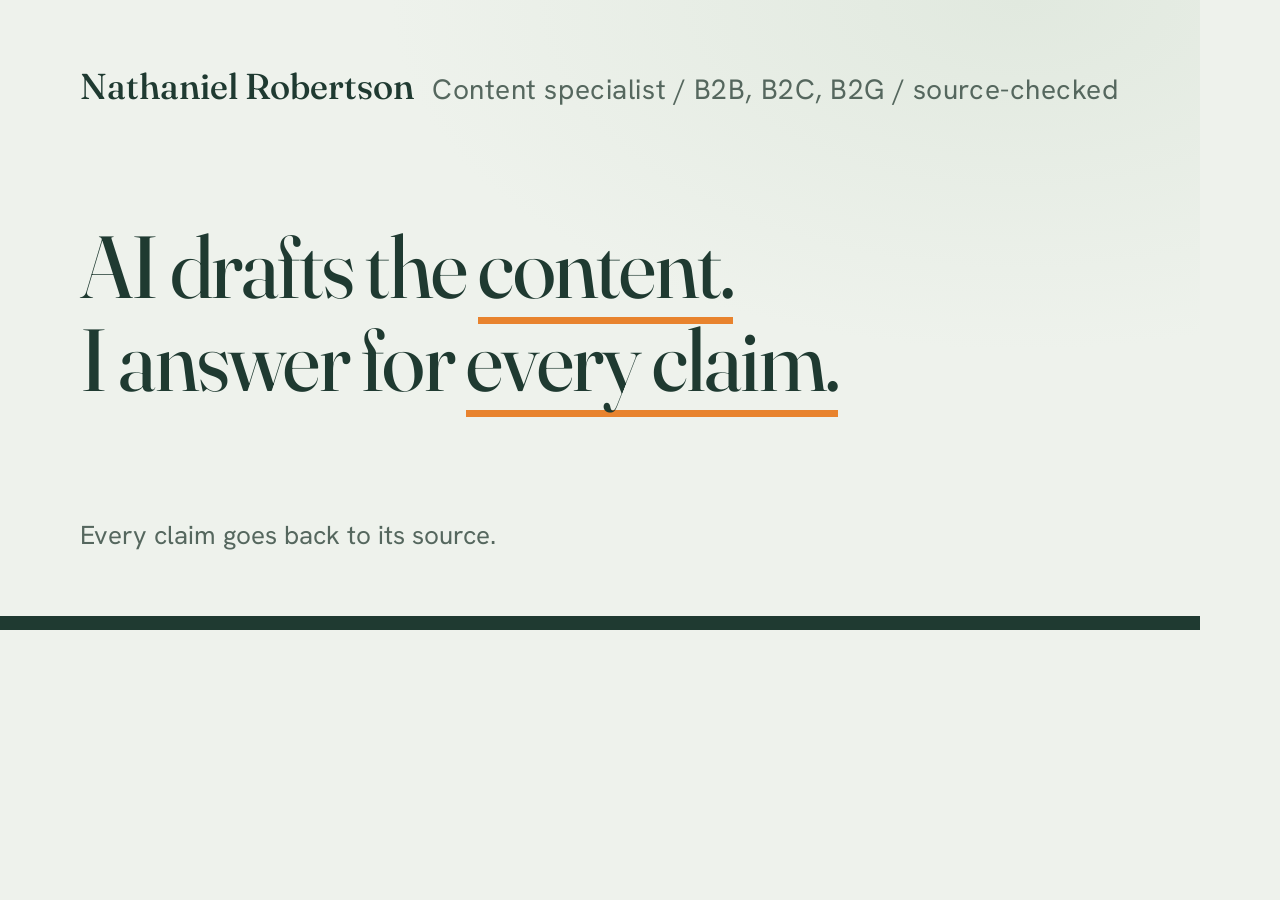
<file: tools/og.html>
<!doctype html><meta charset="utf-8"><style>
@font-face{font-family:"Fraunces";font-weight:200 900;src:url(../fonts/fraunces-latin-full-normal.woff2)}
@font-face{font-family:"Hanken Grotesk";font-weight:100 900;src:url(../fonts/hanken-grotesk-latin-wght-normal.woff2)}
html,body{margin:0;width:1200px;height:630px;background:#EEF2EC}
.c{box-sizing:border-box;width:1200px;height:630px;padding:64px 80px;display:flex;flex-direction:column;justify-content:space-between;background:radial-gradient(900px 500px at 85% 0%,#E1E9DF,transparent 70%),#EEF2EC;color:#1F3A31;border-bottom:14px solid #1F3A31}
.top{font-family:"Hanken Grotesk";font-size:28px;letter-spacing:.02em;display:flex;gap:18px;align-items:baseline}
.top b{font-family:"Fraunces";font-variation-settings:"opsz" 60,"wght" 500;font-size:36px;letter-spacing:0}
.top span{color:#55675E}
h1{margin:0;font-family:"Fraunces";font-variation-settings:"opsz" 144,"wght" 420;font-size:88px;line-height:1.06;letter-spacing:-.02em;font-weight:420}
u{text-decoration:none;background:linear-gradient(#E8832E,#E8832E) 0 100%/100% 7px no-repeat;padding-bottom:4px}
.foot{font-family:"Hanken Grotesk";font-size:26px;color:#55675E}
</style><div class="c"><div class="top"><b>Nathaniel Robertson</b><span>Content specialist / B2B, B2C, B2G / source-checked</span></div>
<h1>AI drafts the <u>content.</u><br>I answer for <u>every claim.</u></h1><div class="foot">Every claim goes back to its source.</div></div>
</file>
<file: css/site.css>
/* Page styles for index.html. Studio styles are in studio.css. */
@font-face{font-family:"Fraunces";font-style:normal;font-weight:200 900;font-display:swap;src:url(../fonts/fraunces-latin-full-normal.woff2) format("woff2");
  unicode-range:U+0000-00FF,U+0131,U+0152-0153,U+02BB-02BC,U+02C6,U+02DA,U+02DC,U+0304,U+0308,U+0329,U+2000-206F,U+2074,U+20AC,U+2122,U+2191,U+2193,U+2212,U+2215,U+FEFF,U+FFFD}
@font-face{font-family:"Fraunces";font-style:italic;font-weight:200 900;font-display:swap;src:url(../fonts/fraunces-latin-full-italic.woff2) format("woff2");
  unicode-range:U+0000-00FF,U+0131,U+0152-0153,U+02BB-02BC,U+02C6,U+02DA,U+02DC,U+0304,U+0308,U+0329,U+2000-206F,U+2074,U+20AC,U+2122,U+2191,U+2193,U+2212,U+2215,U+FEFF,U+FFFD}
@font-face{font-family:"Hanken Grotesk";font-style:normal;font-weight:100 900;font-display:swap;src:url(../fonts/hanken-grotesk-latin-wght-normal.woff2) format("woff2");
  unicode-range:U+0000-00FF,U+0131,U+0152-0153,U+02BB-02BC,U+02C6,U+02DA,U+02DC,U+0304,U+0308,U+0329,U+2000-206F,U+2074,U+20AC,U+2122,U+2191,U+2193,U+2212,U+2215,U+FEFF,U+FFFD}
@font-face{font-family:"Hanken Grotesk";font-style:italic;font-weight:100 900;font-display:swap;src:url(../fonts/hanken-grotesk-latin-wght-italic.woff2) format("woff2");
  unicode-range:U+0000-00FF,U+0131,U+0152-0153,U+02BB-02BC,U+02C6,U+02DA,U+02DC,U+0304,U+0308,U+0329,U+2000-206F,U+2074,U+20AC,U+2122,U+2191,U+2193,U+2212,U+2215,U+FEFF,U+FFFD}
.skip-link{position:absolute;left:.75rem;top:-4rem;z-index:100;padding:.65rem 1rem;border-radius:999px;background:var(--ink);color:var(--paper);font-weight:700;text-decoration:none;transition:top .15s}
.skip-link:focus{top:.75rem;outline:3px solid var(--amber);outline-offset:2px}
main:focus{outline:none}
:root{
  --paper:#EEF2EC; --paper-2:#E1E9DF; --ink:#1F3A31; --slate:#55675E; --rule:#C5D2C7;
  --carmine:#AD3E27; --verdigris:#2A6F56; --amber:#E8832E; --amber-ink:#BC6A25; --amber-deep:#93531D; --wash:#D8E4D5;
  --display:"Fraunces", "Iowan Old Style", "Palatino Linotype", Georgia, serif;
  --body:"Hanken Grotesk", "Helvetica Neue", Arial, sans-serif;
  color-scheme:light;
  box-sizing:border-box;
  padding-top:env(safe-area-inset-top,0px); padding-bottom:env(safe-area-inset-bottom,0px);
}
*,*::before,*::after{box-sizing:inherit}
html{scroll-padding-top:calc(env(safe-area-inset-top,0px) + 96px);scroll-behavior:smooth}
body{margin:0;background:var(--paper);color:var(--ink);font-family:var(--body);font-size:1.0625rem;line-height:1.6;-webkit-font-smoothing:antialiased}
p,li,dd,figcaption,.note,.fig-l,.fig-t,.pub a,.spine-detail{text-wrap:pretty}
h1,h2,h3,h4{text-wrap:balance}
h1,h2,h3{text-wrap:balance}
a{color:inherit;text-decoration-thickness:1px;text-underline-offset:.2em}
a:hover{color:var(--amber-deep)}
:focus-visible{outline:2px solid var(--amber);outline-offset:3px;border-radius:2px}
img,svg{max-width:100%}
.wrap{max-width:1120px;margin:0 auto;padding:0 clamp(1.1rem,4vw,2.5rem)}
.measure{max-width:62ch}
/* masthead */ .mast{position:sticky;top:0;z-index:20;background:color-mix(in srgb,var(--paper) 92%,transparent);backdrop-filter:blur(8px);-webkit-backdrop-filter:blur(8px);padding-top:calc(1.4rem + env(safe-area-inset-top,0px));margin-top:calc(-1 * env(safe-area-inset-top,0px));display:flex;flex-wrap:wrap;gap:.4rem 2rem;justify-content:space-between;align-items:baseline;padding:1.4rem 0 1rem;border-bottom:1px solid var(--rule)}
.mast .who{font-family:var(--display);font-variation-settings:"opsz" 24,"wght" 600;font-size:1.15rem}
.mast .tagline{color:var(--slate);font-size:.95rem}
.mast nav{display:flex;flex-wrap:wrap;gap:.3rem 1.2rem;font-size:.95rem}
.mast nav a{text-decoration:none;color:var(--slate)}
.nav-link{position:relative;font:inherit;font-size:.95rem;color:var(--slate);background:none;border:0;padding:.15rem 0;cursor:pointer}
.nav-link::before{content:"";position:absolute;left:0;right:0;bottom:-2px;height:2px;background:var(--amber);transform:scaleX(0);transform-origin:left;transition:transform .25s ease}
.nav-link::after{content:attr(data-tip);position:absolute;left:50%;top:calc(100% + .55rem);transform:translate(-50%,-4px);white-space:nowrap;font-size:.75rem;font-weight:650;color:var(--paper);background:var(--ink);padding:.28rem .6rem;border-radius:6px;opacity:0;pointer-events:none;transition:opacity .2s ease,transform .2s ease;z-index:30}
.nav-link:hover,.nav-link:focus-visible{color:var(--ink)}
.nav-link:hover::before,.nav-link:focus-visible::before{transform:scaleX(1)}
.nav-link:hover::after,.nav-link:focus-visible::after{opacity:1;transform:translate(-50%,0)}
@media (max-width:640px){.nav-link{display:none}}
.mast nav a:hover{color:var(--ink);text-decoration:underline}
@media (max-width:640px){.mast{flex-wrap:nowrap;align-items:center;padding-bottom:.7rem;padding-top:calc(.8rem + env(safe-area-inset-top,0px))}.mast .tagline{font-size:.8rem}.mast nav a:not(.nav-cta){display:none}}
.mast nav a.nav-cta{white-space:nowrap;color:var(--paper);background:var(--ink);padding:.15rem .75rem;border-radius:999px;font-weight:600}
.mast nav a.nav-cta:hover{color:var(--paper);background:var(--amber-deep);text-decoration:none}
/* hero */ .hero{padding:clamp(2rem,5vw,3.8rem) 0 clamp(1.6rem,4vw,2.8rem)}
.headline{font-family:var(--display);font-size:clamp(2.6rem,7.2vw,5.6rem);color:var(--ink);line-height:.98;letter-spacing:-.015em;margin:0 0 1.2rem;font-weight:400}
.headline .line{display:block}
.headline .w{display:inline-block;font-variation-settings:"opsz" 144,"wght" var(--wt,400),"SOFT" 30;transition:font-variation-settings 1.1s cubic-bezier(.2,.7,.2,1),opacity .6s ease}
.headline .seat{position:relative}
.headline .seat::after{content:"";position:absolute;left:.04em;right:.04em;bottom:-.06em;height:.07em;background:var(--amber)}
.weight-note{font-size:.88rem;color:var(--slate);max-width:48ch;margin:0 0 2.4rem}
.glance{background:var(--wash);border-radius:16px 3px 16px 3px;padding:1.3rem 1.4rem 1.2rem;font-size:.93rem;margin-top:.6rem}
.glance h2{font-family:var(--display);font-variation-settings:"opsz" 36,"wght" 650;font-size:1.2rem;margin:0 0 .6rem;font-weight:400}
.glance dl{margin:0}
.glance dt{font-size:.78rem;font-weight:700;color:var(--slate);margin:.75rem 0 .2rem}
.glance dt.now{display:flex;align-items:center;gap:.4rem}
.glance dt.now::before{content:"";width:.42rem;height:.42rem;border-radius:999px;background:var(--amber);box-shadow:0 0 0 3px color-mix(in srgb,var(--amber) 25%,transparent)}
.glance dt:first-of-type{margin-top:0}
.glance dd{margin:0 0 .35rem;line-height:1.35}
.glance dd b{display:block;font-weight:650}
.glance dd span{display:block;color:var(--slate);font-size:.85rem}
.btn{font:inherit;font-size:.9rem;font-weight:650;text-decoration:none;background:var(--ink);color:var(--paper);border:1.5px solid var(--ink);border-radius:999px;padding:.45rem 1rem;cursor:pointer}
.btn:hover{background:var(--amber-deep);border-color:var(--amber-deep);color:var(--paper)}
.ask{font-family:var(--display);font-variation-settings:"opsz" 36,"wght" 560;font-size:1.25em;line-height:1.3;color:var(--ink);border-left:3px solid var(--amber);padding-left:.9rem}
.intro{display:grid;grid-template-columns:minmax(0,1fr);gap:1rem;max-width:64ch}
.intro .lede{font-family:var(--display);font-variation-settings:"opsz" 32,"wght" 420;font-size:clamp(1.2rem,2.2vw,1.5rem);line-height:1.4;margin:0}
.intro p{margin:0}
/* section scaffolding */ section{padding:clamp(2.2rem,4.5vw,3.6rem) 0;border-top:1px solid var(--rule)}
/* figures ledger */ .figures{list-style:none;margin:0;padding:0}
.figures{border-top:2px solid var(--amber);padding-top:.1rem}
.figures li{display:grid;gap:.4rem 2rem;align-items:baseline;padding:.85rem 0;border-bottom:1px solid var(--rule)}
.fig-l{font-weight:600;font-size:1.05rem}
.fig-t{color:var(--slate);font-size:.95rem}
.fig-t a{color:var(--verdigris);font-weight:600}
/* method instruments */ .instrument{display:grid;grid-template-columns:minmax(0,5fr) minmax(0,7fr);gap:1.5rem clamp(1.5rem,4vw,3.5rem);align-items:center;padding:2.1rem 0;border-top:1px dashed var(--rule)}
.instrument:first-of-type{border-top:0;padding-top:.5rem}
.instrument.wide{grid-template-columns:minmax(0,1fr);align-items:start}
.instrument.wide .explain{display:grid;grid-template-columns:minmax(0,5fr) minmax(0,7fr);column-gap:clamp(1.5rem,4vw,3.5rem)}
.instrument.wide .explain h3{grid-column:1;grid-row:1 / span 3}
.instrument.wide .explain p{grid-column:2}
.instrument.wide .panel{padding:clamp(.8rem,1.6vw,1.1rem)}
.instrument.wide .ledger{display:grid;grid-template-columns:repeat(3,minmax(0,1fr));gap:.6rem}
.instrument.wide .ledger li{display:flex;flex-direction:column;gap:.45rem;border:0;background:var(--paper);border-radius:10px;padding:.8rem .9rem;font-size:.92rem}
@media (max-width:1000px){.instrument.wide .ledger{grid-template-columns:repeat(2,minmax(0,1fr))}}
@media (max-width:860px){.instrument.wide .explain{grid-template-columns:minmax(0,1fr)}.instrument.wide .explain h3,.instrument.wide .explain p{grid-column:1;grid-row:auto}}
@media (max-width:560px){.instrument.wide .ledger{grid-template-columns:minmax(0,1fr)}}
.instrument h3{font-family:var(--display);font-variation-settings:"opsz" 60,"wght" 600;font-size:clamp(1.45rem,2.6vw,1.9rem);line-height:1.12;margin:0 0 .8rem}
.instrument .explain p{margin:0 0 .9rem}
.cite{font-size:.83rem;color:var(--slate);border-left:2px solid var(--rule);padding-left:.8rem;margin-top:1.1rem}
.cite p{margin:0 0 .45rem}
.cite i{font-style:italic}
.panel{background:var(--paper-2);border-radius:14px 2px 14px 2px;padding:clamp(1.1rem,2.5vw,1.8rem);align-self:start}
@media (max-width:860px){.instrument{grid-template-columns:minmax(0,1fr)}}
.chips{display:flex;flex-wrap:wrap;gap:.45rem;margin:0 0 1.1rem}
.chip{font:inherit;font-size:.88rem;border:1.5px solid var(--rule);background:transparent;color:var(--ink);padding:.36rem .8rem .36rem 1.55rem;border-radius:999px;cursor:pointer;position:relative}
.chip::before{content:"";position:absolute;left:.72rem;top:50%;width:.5rem;height:.5rem;border-radius:999px;transform:translateY(-50%);background:var(--chip-c,var(--slate))}
.chip:nth-of-type(1){--chip-c:var(--amber)}
.chip:nth-of-type(2){--chip-c:var(--verdigris)}
.chip:nth-of-type(3){--chip-c:var(--carmine)}
.chip:nth-of-type(4){--chip-c:#8A6FB0}
.chip:nth-of-type(5){--chip-c:var(--ink)}
.chip[aria-pressed="true"]{background:var(--ink);color:var(--paper);border-color:var(--ink)}
.chip[aria-pressed="true"]::before{background:var(--chip-c,var(--amber));box-shadow:0 0 0 2px var(--ink)}
.chip:hover{border-color:var(--ink)}
/* stress demo */ .pair-src{font-size:.85rem;color:var(--slate);margin:0 0 .9rem}
.toggle{display:inline-flex;border:1px solid var(--ink);border-radius:999px;overflow:hidden;margin-bottom:1.2rem}
.toggle button{font:inherit;font-size:.88rem;border:0;background:transparent;color:var(--ink);padding:.36rem .95rem;cursor:pointer}
.toggle button[aria-pressed="true"]{background:var(--ink);color:var(--paper)}
.stress-line{font-family:var(--display);font-variation-settings:"opsz" 48,"wght" 420;font-size:clamp(1.35rem,2.6vw,1.85rem);line-height:1.35;margin:0 0 1rem;min-height:4.2em}
.stress-line .tail{color:var(--slate);text-decoration:line-through;text-decoration-color:var(--carmine);text-decoration-thickness:2px}
.stress-line .seat{font-variation-settings:"opsz" 48,"wght" 800;box-shadow:inset 0 -.18em 0 color-mix(in srgb,var(--amber) 55%,transparent)}
.stress-read{font-size:.92rem;margin:0}
.stress-read b{font-weight:700}
/* rhythm meter */ textarea{width:100%;min-height:9.5rem;font:inherit;font-size:.95rem;line-height:1.5;color:var(--ink);background:var(--paper);border:1px solid var(--rule);border-radius:8px;padding:.8rem .9rem;resize:vertical}
textarea:focus{outline:2px solid var(--carmine);outline-offset:1px}
.bars{margin:1.1rem 0 .6rem;overflow-x:auto}
.bars svg{display:block;width:100%;height:150px}
.readout{display:grid;grid-template-columns:repeat(4,minmax(0,1fr));gap:.6rem;margin:.4rem 0 .8rem}
.readout > div{border-top:2px solid var(--ink);padding-top:.35rem}
.readout .v{font-family:var(--display);font-variation-settings:"opsz" 72,"wght" 700;font-size:1.6rem;line-height:1.1;font-feature-settings:"lnum","tnum"}
.readout .k{font-size:.8rem;color:var(--slate)}
@media (max-width:520px){.readout{grid-template-columns:repeat(2,minmax(0,1fr))}}
.verdict{font-size:.93rem;margin:0}
/* sweep */ .swept{background:var(--paper);border:1px solid var(--rule);border-radius:8px;padding:.9rem 1rem;min-height:7rem;font-size:.97rem;line-height:1.6}
.swept mark{background:transparent;color:var(--carmine);text-decoration:line-through;text-decoration-thickness:2px;font-weight:600}
.sweep-count{font-family:var(--display);font-variation-settings:"opsz" 48,"wght" 650;font-size:1.25rem;margin:.9rem 0 .2rem}
.sweep-sub{font-size:.9rem;color:var(--slate);margin:0}
details.words{margin-top:1rem;font-size:.85rem;color:var(--slate)}
details.words summary{cursor:pointer;color:var(--ink)}
/* archetypes */ .map{display:grid;grid-template-columns:1fr 1fr;gap:6px;position:relative}
.tiles{display:grid;grid-template-columns:repeat(3,minmax(0,1fr));gap:.4rem}
@keyframes pop{0%{transform:scale(1)}35%{transform:scale(1.3) rotate(-10deg)}65%{transform:scale(.95) rotate(6deg)}100%{transform:scale(1)}}
@media (max-width:560px){.tiles{grid-template-columns:minmax(0,1fr);gap:.3rem}}
/* ledger */ .ledger{list-style:none;margin:0;padding:0}
.ledger li{display:grid;grid-template-columns:7.2rem minmax(0,1fr);gap:.2rem 1rem;padding:.85rem 0;border-bottom:1px solid var(--rule);font-size:.96rem}
.ledger li:last-child{border-bottom:0}
.tag{font-size:.8rem;font-weight:700;padding:.1rem .55rem;border-radius:999px;justify-self:start;align-self:start;margin-top:.15rem;border:1.5px solid currentColor}.t-corr{color:var(--amber-deep)}
.ledger .where{display:block;font-size:.82rem;color:var(--slate);margin-bottom:.1rem}
@media (max-width:520px){.ledger li{grid-template-columns:minmax(0,1fr)}}
/* spine */ .spine svg{display:block;width:100%;height:auto}
.spine3d{position:relative;margin:-.4rem -.4rem .8rem;border-radius:14px;overflow:hidden;background:radial-gradient(80% 70% at 50% 45%,#23443A 0%,#132520 55%,#0B1714 100%);box-shadow:inset 0 0 0 1px rgba(232,131,46,.18),0 20px 50px -24px rgba(8,20,16,.7)}
.spine3d::after{content:"";position:absolute;inset:0;pointer-events:none;background:linear-gradient(transparent 0 97%,rgba(232,131,46,.05) 97%) 0 0/100% 22px;mix-blend-mode:screen}
.spine3d canvas{display:block;width:100%;height:auto;touch-action:pan-y;cursor:grab}
.spine3d canvas.dragging{cursor:grabbing}
.eng-cards{position:absolute;inset:0;pointer-events:none;z-index:2}
.eng-card{position:absolute;left:0;top:0;width:clamp(120px,13vw,156px);text-align:left;font:inherit;color:#F2F6F1;background:linear-gradient(160deg,rgba(255,255,255,.14),rgba(255,255,255,.04));border:1px solid rgba(255,255,255,.2);border-radius:12px;padding:.6rem .7rem .65rem;backdrop-filter:blur(10px) saturate(1.2);-webkit-backdrop-filter:blur(10px) saturate(1.2);box-shadow:0 10px 30px -12px rgba(0,0,0,.6);cursor:pointer;pointer-events:auto;will-change:transform,opacity;transition:box-shadow .3s ease,border-color .3s ease,background .3s ease}
.eng-card .row1{display:flex;justify-content:space-between;align-items:center;margin-bottom:.35rem;font-size:.62rem;font-weight:700;letter-spacing:.04em}
.eng-card .tag{border:1px solid rgba(255,255,255,.35);border-radius:999px;padding:.05rem .45rem;margin:0}
.eng-card.built .tag{background:#E8832E;border-color:#E8832E;color:#1B120A}
.eng-card .idx{opacity:.6;font-variant-numeric:tabular-nums}
.eng-card b{display:block;font-family:var(--display);font-variation-settings:"opsz" 36,"wght" 650;font-weight:400;font-size:clamp(.92rem,1.3vw,1.08rem);line-height:1.12;margin-bottom:.2rem}
.eng-card span.who{display:block;font-size:.7rem;line-height:1.3;opacity:.78}
.eng-card.built{background:linear-gradient(160deg,rgba(232,131,46,.3),rgba(232,131,46,.08));border-color:rgba(232,131,46,.55)}
.eng-card[aria-pressed="true"]{border-color:#F2A05A;box-shadow:0 0 0 1.5px #F2A05A,0 0 28px rgba(232,131,46,.55),0 10px 30px -12px rgba(0,0,0,.6)}
.eng-card:focus-visible{outline:2px solid #F2A05A;outline-offset:3px}
.spine-core{position:absolute;z-index:3;left:.9rem;top:.8rem;margin:0;font-size:.78rem;font-weight:700;color:#F2F6F1;display:flex;align-items:center;gap:.45rem;pointer-events:none;letter-spacing:.02em}
.spine-core i{width:.6rem;height:.6rem;border-radius:2px;background:#E8832E;transform:rotate(45deg);display:inline-block;box-shadow:0 0 10px #E8832E}
.spine-hint{position:absolute;z-index:3;left:.9rem;bottom:.7rem;margin:0;font-size:.72rem;font-weight:600;color:rgba(242,246,241,.75);pointer-events:none}
@media (max-width:560px){.eng-card{width:104px;padding:.4rem .45rem}.eng-card span.who{display:none}.eng-card b{font-size:.78rem}.eng-card .row1{margin-bottom:.2rem}}
.spine text{font-family:var(--body)}
.spine-key{display:flex;flex-wrap:wrap;gap:.3rem 1.2rem;font-size:.82rem;color:var(--slate);margin-top:.6rem}
.spine-key span::before{content:"";display:inline-block;width:.8rem;height:.8rem;border-radius:50%;margin-right:.4rem;vertical-align:-.1rem}
.spine-key .k1::before{background:var(--amber)}.spine-key .k2::before{border:1.5px solid var(--ink)}
.node{cursor:pointer}
.node:focus-visible{outline:none}
.node:focus-visible circle{stroke:var(--carmine);stroke-width:3}
.spine-detail{margin-top:.8rem;background:var(--paper);border-radius:8px;padding:.9rem 1rem;min-height:6.2rem;font-size:.95rem}
.spine-detail b{display:block;font-family:var(--display);font-variation-settings:"opsz" 36,"wght" 650;font-size:1.1rem;margin-bottom:.2rem;font-weight:400}
/* work */ .roles{display:grid;grid-template-columns:minmax(0,1fr);gap:0}
.role{display:grid;grid-template-columns:minmax(0,5fr) minmax(0,7fr);gap:.5rem clamp(1.5rem,4vw,3.5rem);padding:1.2rem 0;border-bottom:1px solid var(--rule)}
.role:first-child{border-top:1px solid var(--rule)}
.role h3{font-family:var(--display);font-variation-settings:"opsz" 36,"wght" 620;font-size:1.3rem;line-height:1.2;margin:0 0 .25rem}
.role .when{font-size:.88rem;color:var(--slate)}
.role ul{margin:0;padding:0;list-style:none}
.role li{position:relative;padding-left:1.25rem;margin:0 0 .55rem}
.role li::before{content:"\2013";position:absolute;left:0;color:var(--slate)}
.role li:first-child::before{color:var(--amber)}
.sub-head{font-family:var(--display);font-variation-settings:"opsz" 48,"wght" 560;font-size:1.5rem;margin:2.8rem 0 1rem}
.fold>summary.sub-head{list-style:none;cursor:pointer;display:grid;grid-template-columns:auto 1fr;column-gap:.8rem;align-items:baseline;margin:2.8rem 0 .4rem}
.fold>summary::-webkit-details-marker{display:none}
.fold>summary.sub-head::before{content:"";margin-left:.2em;width:.55em;height:.55em;border-right:2px solid var(--slate);border-bottom:2px solid var(--slate);transform:translateY(-.18em) rotate(-45deg);transition:transform .2s ease}
.fold[open]>summary.sub-head::before{transform:translateY(-.3em) rotate(45deg)}
.fold-n{grid-column:2;font-family:var(--body);font-variation-settings:normal;font-size:.9rem;font-weight:400;color:var(--slate)}
.history{display:grid;grid-template-columns:repeat(2,minmax(0,1fr));gap:0 2.5rem}
.history .h{padding:1.1rem 0;border-top:1px solid var(--rule)}
.history h4{margin:0;font-size:1.02rem;font-weight:700}
.history .place{font-size:.85rem;color:var(--slate);margin:0 0 .45rem}
.history ul{margin:0;padding:0;list-style:none;font-size:.96rem}
.history li{position:relative;padding-left:1.1rem;margin:0 0 .35rem}
.history li::before{content:"\2013";position:absolute;left:0;color:var(--slate)}
@media (max-width:760px){.role{grid-template-columns:minmax(0,1fr)}.history{grid-template-columns:minmax(0,1fr)}}
/* published */ .pubs{display:grid;grid-template-columns:repeat(2,minmax(0,1fr));gap:0 2.5rem}
.pub{padding:1.1rem 0;border-top:1px solid var(--rule)}
.pub a{font-weight:650;font-size:1.05rem}
.pub p{margin:.25rem 0 0;font-size:.93rem;color:var(--slate)}
@media (max-width:760px){.pubs{grid-template-columns:minmax(0,1fr)}}
/* hired for */ .hired{display:grid;grid-template-columns:repeat(3,minmax(0,1fr));gap:1.5rem 2.2rem}
.hired h3{font-family:var(--display);font-variation-settings:"opsz" 36,"wght" 620;font-size:1.2rem;margin:0 0 .7rem;padding-top:.7rem;border-top:3px solid var(--ink)}
.hired div:first-child h3{border-top-color:var(--amber)}
.hired ul{margin:0;padding:0;list-style:none;font-size:.96rem}
.hired li{position:relative;padding-left:1.1rem;margin:0 0 .6rem}
.hired li::before{content:"\2013";position:absolute;left:0;color:var(--slate)}
@media (max-width:860px){.hired{grid-template-columns:minmax(0,1fr)}}
.facts{display:grid;grid-template-columns:9rem minmax(0,1fr);gap:.9rem 1.5rem;margin:0;font-size:.98rem}
.facts dt{font-weight:700}
.facts dd{margin:0}
@media (max-width:560px){.facts{grid-template-columns:minmax(0,1fr)}.facts dd{margin-bottom:.6rem}}
/* close */ .close{padding:clamp(2.4rem,5vw,4rem) 0}
.close-line{font-family:var(--display);font-size:clamp(2rem,5.5vw,4rem);line-height:1.04;margin:0 0 1.6rem;font-weight:400;letter-spacing:-.01em}
.close-line .w{font-variation-settings:"opsz" 144,"wght" var(--wt,400)}
.close-links{display:flex;flex-wrap:wrap;gap:.8rem 2rem;font-size:1.1rem}
.close-links a{font-weight:700}
.close-links{align-items:center}
footer{border-top:1px solid var(--rule);padding:1.4rem 0 2.2rem;font-size:.8rem;color:var(--slate)}
footer p{margin:0 0 .5rem;max-width:90ch}
/* before and after */ .ba{display:flex;flex-direction:column;gap:.2rem}
.ba-card{background:var(--paper);border-radius:12px;padding:1rem 1.1rem}
.ba-before{border:1.5px dashed color-mix(in srgb,var(--carmine) 55%,transparent)}
.ba-after{border:1.5px solid color-mix(in srgb,var(--verdigris) 60%,transparent);box-shadow:0 14px 30px -20px rgba(24,48,38,.5)}
.ba-label{margin:0 0 .5rem;font-size:.8rem;font-weight:800;color:var(--ink)}
.ba-label span{font-weight:500;color:var(--slate);margin-left:.35rem}
.ba-before blockquote{margin:0 0 .6rem;font-family:var(--display);font-variation-settings:"opsz" 30,"wght" 420;font-size:1.12rem;line-height:1.4;color:var(--slate);font-style:italic;color:var(--carmine)}
.ba-notes{margin:0;padding:0;list-style:none;font-size:.88rem}
.ba-notes li{position:relative;padding-left:1.1rem;margin:0 0 .3rem;color:var(--carmine)}
.ba-notes li::before{content:"×";position:absolute;left:0;font-weight:700}
.ba-arrow{display:grid;place-items:center;color:var(--verdigris);padding:.15rem 0}
.ba-text{font-family:var(--display);font-variation-settings:"opsz" 30,"wght" 430;font-size:1.08rem;line-height:1.55;margin:0 0 .8rem}
.ba-text .fig{background:transparent;color:inherit;box-shadow:inset 0 -.32em 0 color-mix(in srgb,var(--verdigris) 22%,transparent);cursor:help;border-radius:2px}
.ba-text .fig:focus-visible{outline:2px solid var(--verdigris)}
.ba-text .seat{font-variation-settings:"opsz" 30,"wght" 800;box-shadow:inset 0 -.2em 0 color-mix(in srgb,var(--amber) 60%,transparent)}
.ba-read{margin:.2rem 0 .7rem}
.ba-verdict{margin:0 0 .7rem;font-size:.86rem;color:var(--slate)}
.ba-ledger{margin:0;font-size:.86rem;display:flex;gap:.6rem;align-items:flex-start}
.ba-ledger .tag{flex:none}
/* 3D gallery */ .stage{perspective:1400px;perspective-origin:50% 30%;height:calc(var(--cw,560px) * .8 + 36px);position:relative;overflow:hidden;touch-action:pan-y;cursor:grab;user-select:none}
.stage.dragging{cursor:grabbing}
.ring{position:absolute;left:50%;top:10px;width:var(--cw,560px);height:calc(var(--cw,560px) * .76);margin-left:calc(var(--cw,560px) / -2);transform-style:preserve-3d}
.card{position:absolute;inset:0;margin:0;transform-style:preserve-3d;transition:transform .75s cubic-bezier(.22,.8,.2,1),opacity .6s ease}
.sheet{position:absolute;right:-6%;bottom:-24%;width:38%;height:auto;border-radius:8px;transform:rotate(-7deg);box-shadow:0 22px 40px -14px rgba(0,0,0,.55);background:#fff}
.product{position:absolute;left:3%;top:0;width:60%;height:auto;transform:translateZ(60px);filter:drop-shadow(0 22px 22px rgba(0,0,0,.35)) drop-shadow(0 4px 6px rgba(0,0,0,.25));pointer-events:none}
.card-meta{position:absolute;left:6%;bottom:8%;width:56%;color:#fff;transform:translateZ(30px);display:flex;flex-direction:column;gap:.15rem;text-shadow:0 1px 12px rgba(0,0,0,.25)}
.card-meta .brand{font-size:.72rem;font-weight:700;letter-spacing:.03em;opacity:.8}
.card-meta b{font-family:var(--display);font-variation-settings:"opsz" 72,"wght" 700;font-weight:400;font-size:clamp(1.25rem,2.4vw,2rem);line-height:1.02}
.card-meta .line{font-size:clamp(.78rem,1.2vw,.92rem);line-height:1.35;opacity:.92;text-wrap:balance}
@media (min-width:700px){.card-meta b{white-space:nowrap}}
@media (max-width:640px){.card-meta .line,.card-meta .brand{display:none}.card-meta{bottom:9%;width:46%}.card-meta b{font-size:1.2rem}.sheet{width:50%;bottom:-44%}}
.round{font:inherit;display:inline-grid;place-items:center;width:2.7rem;height:2.7rem;border-radius:50%;border:1.5px solid var(--ink);background:var(--paper);color:var(--ink);cursor:pointer;flex:none;transition:background .2s ease,color .2s ease}
.round:hover{background:var(--ink);color:var(--paper)}
dialog#viewer{border:0;padding:0;margin:auto;width:min(1180px,96vw);height:min(94vh,100%);max-height:94vh;border-radius:16px;background:var(--paper);color:var(--ink);box-shadow:0 40px 120px -30px rgba(12,30,24,.6);overflow:hidden}
dialog#viewer[open]{display:flex;flex-direction:column;animation:vIn .35s cubic-bezier(.2,.8,.2,1)}
@keyframes vIn{from{opacity:0;transform:translateY(14px) scale(.98)}to{opacity:1;transform:none}}
dialog#viewer::backdrop{background:rgba(14,32,26,.55);backdrop-filter:blur(6px);-webkit-backdrop-filter:blur(6px)}
/* figures in published */ .shots{display:grid;grid-template-columns:repeat(3,minmax(0,1fr));gap:1.2rem var(--G);margin:0 0 1.6rem;perspective:1200px}
.shots img{display:block;width:100%;height:auto;aspect-ratio:1280/820;object-fit:cover}
@media (max-width:640px){.shots{grid-template-columns:minmax(0,1fr)}}
/* die-hard panels */ details.deep{margin-top:1.2rem;border-top:1px solid var(--rule);padding-top:.8rem}
details.deep summary{cursor:pointer;font-weight:650;color:var(--verdigris)}
details.deep[open] summary{margin-bottom:.8rem}
details.deep p{font-size:.93rem}
.deriv{display:grid;gap:1.1rem;margin:.4rem 0 .9rem}
.proof{background:var(--paper-2);border-radius:8px;padding:.9rem 1rem;overflow-x:auto}
.proof h4{margin:0 0 .5rem;font-size:.82rem;color:var(--slate);font-weight:700}
.row{display:flex;gap:1.1rem;white-space:nowrap;align-items:baseline}
.tok{text-align:center}
.tok i{display:block;font-style:normal;font-family:var(--display);font-variation-settings:"opsz" 24,"wght" 500;font-size:1.02rem}
.tok em{display:block;font-style:normal;font-size:.9rem;color:var(--verdigris);font-weight:650;letter-spacing:.02em}
.tok.tail em{color:var(--carmine)}
.bar{border-top:1.5px solid var(--ink);margin:.45rem 0 .35rem;padding-top:.3rem;font-size:.9rem;white-space:nowrap}
.bar b{color:var(--ink)}
.formula{font-family:var(--display);font-variation-settings:"opsz" 24,"wght" 450;font-size:1rem;background:var(--paper-2);border-radius:8px;padding:.7rem .9rem;overflow-x:auto;white-space:nowrap}
/* shared 5:7 grid: headings left, text right, full width */ @media (min-width:900px){
  body{font-size:1.125rem}
  .intro .contact-line{margin-top:.4rem}
  .intro .disclose{margin-top:0;max-width:none}
  .weight-note{max-width:56ch}
  .instrument .explain p{font-size:1.06rem}
  .hired{column-gap:clamp(1.5rem,3vw,2.8rem)}
  .split{display:grid;grid-template-columns:minmax(0,5fr) minmax(0,7fr);column-gap:clamp(1.5rem,4vw,3.5rem);align-items:start}
  .split .sec-head{display:block;margin:0}
  .split .facts{grid-template-columns:8.5rem minmax(0,1fr)}
}
@media (min-width:1200px){ body{font-size:1.1875rem} }
/* ---------- symmetry: equal halves on one gutter ---------- */ :root{--G:clamp(1.5rem,4vw,3.5rem)}
.slop{border:1.5px dashed color-mix(in srgb,var(--carmine) 55%,transparent);border-radius:16px 4px 16px 4px;background:var(--paper-2);padding:clamp(1rem,2.4vw,1.6rem) clamp(1rem,2.8vw,2rem);margin:0 0 clamp(1.6rem,3.5vw,2.6rem)}
.slop-head{display:flex;justify-content:space-between;align-items:baseline;gap:1rem;flex-wrap:wrap;margin-bottom:.6rem}
.slop-label{margin:0;font-size:.82rem;font-weight:700;color:var(--carmine);letter-spacing:.02em}
.slop-count{margin:0;font-size:.85rem;color:var(--slate)}
.slop-count b{font-family:var(--display);font-variation-settings:"opsz" 48,"wght" 750;font-weight:400;font-size:1.5rem;color:var(--carmine);font-feature-settings:"tnum"}
.slop-text{margin:0;font-family:var(--display);font-variation-settings:"opsz" 30,"wght" 400;font-size:clamp(1.08rem,1.8vw,1.35rem);line-height:1.55;color:var(--ink)}
.slop-text .tell{text-decoration:none;border-radius:3px;transition:background-color .35s ease,color .35s ease;cursor:help}
.slop-text .tell.hit{color:var(--slate);background:color-mix(in srgb,var(--amber) 16%,transparent);text-decoration:line-through;text-decoration-color:var(--carmine);text-decoration-thickness:2px}
.slop-intro{margin:0 0 1rem;font-size:.95rem;font-weight:600;color:var(--ink)}
.slop-grid{display:grid;grid-template-columns:minmax(0,1fr) minmax(0,1fr);gap:var(--G)}
.slop-after{border-left:3px solid var(--verdigris);padding-left:clamp(.8rem,2vw,1.4rem);opacity:0;transform:translateY(6px);transition:opacity .6s ease,transform .6s ease}
.slop-after.show{opacity:1;transform:none}
.slop-label.ok,.slop-count b.ok{color:var(--verdigris)}
@media (max-width:760px){.slop-grid{grid-template-columns:minmax(0,1fr)}}
.headline{margin:0 0 .8rem}
.headline .line{white-space:normal}
.hero-row{display:grid;grid-template-columns:minmax(0,1fr) minmax(0,1fr);column-gap:var(--G);align-items:center;margin-top:1.6rem}
.hero-row .intro{display:block;max-width:none}
.hero-row .intro > *{margin:0 0 1rem}
.hero-row .intro .lede{font-size:clamp(1.3rem,2.1vw,1.65rem)}
.hero-row .glance{margin-top:0}
.weight-note{margin:0;max-width:none}
@media (max-width:860px){.hero-row{grid-template-columns:minmax(0,1fr);row-gap:1.4rem}}
@media (min-width:700px){.headline .line{white-space:nowrap}}
@media (min-width:900px){
  .instrument.wide .explain h3{margin:0}
  .instrument.wide .explain p:first-of-type{margin-top:.5em}
  .split{grid-template-columns:minmax(0,1fr) minmax(0,1fr);column-gap:var(--G)}
  .instrument{grid-template-columns:minmax(0,1fr) minmax(0,1fr);column-gap:var(--G);align-items:start}
  .instrument.wide{grid-template-columns:minmax(0,1fr);align-items:start}
  .instrument.wide .explain{grid-template-columns:minmax(0,1fr) minmax(0,1fr);column-gap:var(--G);align-items:start}
  .role{grid-template-columns:minmax(0,1fr) minmax(0,1fr);column-gap:var(--G)}
  .history{column-gap:var(--G)}
  .pubs{column-gap:var(--G)}
}
.instrument h3{font-size:clamp(1.35rem,2.1vw,1.7rem)}
.figures li{grid-template-columns:minmax(0,1fr) minmax(0,1fr);column-gap:var(--G);align-items:center}
@media (max-width:760px){.figures li{grid-template-columns:minmax(0,1fr)}}
/* ---------- both ends of the model ---------- */ .ballard{display:block;margin-top:.55rem;font-family:var(--display);font-style:italic;font-variation-settings:"opsz" 36,"wght" 420;color:var(--slate)}
.lane-head{display:grid;grid-template-columns:minmax(0,1fr) minmax(0,1fr);column-gap:var(--G);align-items:center;margin:0 0 1.2rem}
.lane-head h3{margin:0;font-family:var(--display);font-variation-settings:"opsz" 48,"wght" 600;font-weight:400;font-size:clamp(1.35rem,2.1vw,1.7rem);line-height:1.15}
.lane-head p{margin:0;color:var(--ink)}
.up{display:grid;grid-template-columns:minmax(0,1fr) minmax(0,1fr);column-gap:var(--G);align-items:center}
.armbox{margin:0;background:var(--paper);border-radius:12px;padding:.4rem .4rem .7rem;border:1px solid var(--rule)}
.armbox svg{display:block;width:100%;height:auto}
.armbox figcaption{font-size:.78rem;color:var(--slate);padding:0 .5rem}
.trytest{display:grid;grid-template-columns:minmax(0,1fr) auto;gap:.6rem 1.2rem;align-items:center;background:var(--paper);border:1.5px solid color-mix(in srgb,var(--amber) 55%,transparent);border-radius:12px;padding:.9rem 1rem;margin:0 0 .9rem}
.tt-h{margin:0 0 .2rem;font-family:var(--display);font-variation-settings:"opsz" 36,"wght" 640;font-weight:400;font-size:1.15rem;line-height:1.2}
.tt-p{margin:0;font-size:.88rem;color:var(--slate)}
.tt-btn{white-space:nowrap}
#sweepText{margin:0 0 .7rem}
@media (max-width:560px){.trytest{grid-template-columns:minmax(0,1fr)}.tt-btn{justify-self:start}}
.swept mark{background:none;color:inherit;padding:0 .08em;border-radius:3px}
.swept mark.t1,.legend mark.t1{background:color-mix(in srgb,var(--carmine) 16%,transparent);box-shadow:inset 0 -2px 0 var(--carmine)}
.swept mark.t2,.legend mark.t2{background:color-mix(in srgb,var(--amber) 18%,transparent);box-shadow:inset 0 -2px 0 var(--amber)}
.swept mark.t3,.legend mark.t3{background:none;text-decoration:underline wavy var(--verdigris);text-decoration-thickness:1.5px;text-underline-offset:3px}
.swept mark{cursor:help}
.legend{font-size:.82rem;color:var(--slate);margin:.2rem 0 .6rem;display:flex;flex-wrap:wrap;gap:.35rem .8rem;align-items:center}
.legend mark{color:var(--ink);padding:.05rem .35rem;border-radius:4px}
/* facts: heading across the top, pairs in two halves */ section.split{display:block!important}
section.split .sec-head{margin-bottom:1.6rem}
.facts.facts2{display:grid!important;grid-template-columns:minmax(0,1fr) minmax(0,1fr)!important;column-gap:var(--G);row-gap:0}
.facts2 > div{display:grid;grid-template-columns:8.5rem minmax(0,1fr);gap:.3rem 1.2rem;padding:.95rem 0;border-top:1px solid var(--rule);align-items:baseline}
.facts2 dd{margin:0!important}
@media (max-width:760px){.facts.facts2{grid-template-columns:minmax(0,1fr)!important}.facts2 > div{grid-template-columns:7rem minmax(0,1fr)}}
/* sentence craft tabs */ .tabs{display:inline-flex;gap:.25rem;background:var(--paper);border:1px solid var(--rule);border-radius:999px;padding:.25rem;margin:0 0 1rem}
.tabs button{font:inherit;font-size:.9rem;font-weight:650;border:0;background:transparent;color:var(--slate);padding:.45rem 1.05rem;border-radius:999px;cursor:pointer;transition:background-color .2s ease,color .2s ease}
.tabs button:hover{color:var(--ink)}
.tabs button[aria-selected="true"]{background:var(--ink);color:var(--paper)}
.tabs button:focus-visible{outline:2px solid var(--amber);outline-offset:2px}
.tabpanel[hidden]{display:none}
/* five figures, compact */ .figures li{padding:.5rem 0!important}
.fig-l{font-size:.95rem}
.fig-t{font-size:.9rem}
#figures .sec-head{margin-bottom:1.1rem}
/* wide instruments: heading across, two balanced text columns, demonstration full width */ .instrument.wide .explain{display:grid!important;grid-template-columns:minmax(0,1fr) minmax(0,1fr)!important;column-gap:var(--G);row-gap:.2rem;align-items:start!important}
.instrument.wide .explain h3{grid-column:1 / -1!important;grid-row:auto!important;margin:0 0 .7rem}
.instrument.wide .explain > p{grid-column:auto!important;margin:0 0 .9rem!important}
.instrument.wide .explain > p:first-of-type{margin-top:0!important}
.instrument.wide .explain .cite{grid-column:1 / -1;display:flex!important;gap:var(--G);margin:.3rem 0 0!important;padding:.7rem 0 0!important;border-left:0!important;border-top:1px solid var(--rule)}
.instrument.wide .explain .cite p{flex:1 1 0;margin:0!important;max-width:none!important}
.wide-ba .ba{display:grid!important;grid-template-columns:minmax(0,1fr) auto minmax(0,1fr);gap:.9rem;align-items:stretch}
.wide-ba .ba-arrow{align-self:center;transform:rotate(-90deg)}
.wide-ba .ba-card{display:flex;flex-direction:column}
.wide-ba .ba-before blockquote{margin-top:auto!important;font-size:clamp(1.25rem,2vw,1.6rem)!important;line-height:1.4!important}
.wide-ba .ba-before .ba-notes li{font-size:.95rem}
.wide-ba .ba-before .ba-notes{margin-top:.9rem;margin-bottom:auto!important}
@media (max-width:860px){
  .instrument.wide .explain{grid-template-columns:minmax(0,1fr)!important}
  .instrument.wide .explain .cite{flex-direction:column;gap:.4rem}
  .wide-ba .ba{grid-template-columns:minmax(0,1fr)}
  .wide-ba .ba-arrow{transform:none}
}
/* section heads: heading across, text balanced beneath */ .craft-side{display:flex;flex-direction:column;gap:.4rem}
.craft-deep{padding:0 .2rem}
.craft-deep details.deep{margin-top:.2rem}
.ba-src{margin:.9rem 0 0!important;padding-top:.6rem;min-height:calc(4.35em + .6rem);box-sizing:border-box;border-top:1px solid var(--rule);font-size:.78rem;line-height:1.45;color:var(--slate)}
.ba-src a{color:inherit}
.wide-ba .ba-after .ba-src{margin-top:auto!important}
.wide-ba .ba-after .ba-ledger{margin-bottom:.9rem}
.track{position:relative;display:grid;grid-template-columns:22fr 15fr 20fr 20fr 15fr;gap:3px;height:34px}
.seg{border-radius:4px;background:var(--wash);display:flex;align-items:center;justify-content:center;font-size:.78rem;font-weight:700;color:var(--slate);transition:background-color .25s ease,color .25s ease}
.seg span{opacity:.35;transition:opacity .25s ease}
.checks{list-style:none;margin:.9rem 0 0;padding:0;display:grid;gap:.35rem}
.checks li{position:relative;padding-left:1.7rem;font-size:.92rem;color:var(--slate);transition:color .25s ease}
.checks li::before{content:"";position:absolute;left:0;top:.2em;width:1.05rem;height:1.05rem;border-radius:50%;border:1.5px solid var(--rule);background:var(--paper);transition:all .25s ease}
.checks li.ok{color:var(--ink)}
.checks li.ok::before{border-color:var(--verdigris);background:var(--verdigris) url("data:image/svg+xml,%3Csvg xmlns='http://www.w3.org/2000/svg' viewBox='0 0 16 16'%3E%3Cpath d='M4 8.5l2.6 2.6L12 5.6' fill='none' stroke='white' stroke-width='2' stroke-linecap='round' stroke-linejoin='round'/%3E%3C/svg%3E") center/80% no-repeat}
.review{display:grid;grid-template-columns:auto minmax(0,1fr);gap:1rem;align-items:center;margin-top:.9rem}
.obs{margin:0;font-size:.9rem;color:var(--ink);opacity:.3;transition:opacity .5s ease}
.obs.on{opacity:1}
.obs b{font-weight:700}
.plate-note{margin:.8rem 0 0;font-size:.78rem;color:var(--slate)}
.both{position:relative;text-align:center;margin:2rem 0 1.6rem}
.both::before{content:"";position:absolute;left:0;right:0;top:50%;border-top:1.5px dashed color-mix(in srgb,var(--amber) 70%,transparent)}
.both span{position:relative;background:var(--paper-2);padding:0 1rem;font-family:var(--display);font-style:italic;font-variation-settings:"opsz" 36,"wght" 450;font-size:1.1rem;color:var(--amber)}
.flow{position:relative;display:grid;grid-template-columns:repeat(6,minmax(0,1fr));gap:.6rem}
.st{position:relative;z-index:1;font:inherit;text-align:left;background:var(--paper);border:1.5px solid var(--rule);border-radius:12px;padding:.75rem .8rem;cursor:pointer;color:var(--ink);transition:border-color .2s ease,transform .2s ease}
.st b{display:block;font-family:var(--display);font-variation-settings:"opsz" 36,"wght" 620;font-weight:400;font-size:1.05rem;line-height:1.15}
.st span{display:block;font-size:.78rem;color:var(--slate);margin-top:.15rem}
.st:hover{border-color:var(--amber)}
.st[aria-pressed="true"]{border-color:var(--ink);box-shadow:0 0 0 2px var(--ink)}
.st.me{background:var(--ink);color:var(--paper);border-color:var(--ink)}
.st.me span{color:color-mix(in srgb,var(--paper) 75%,transparent)}
.st.me[aria-pressed="true"]{box-shadow:0 0 0 2px var(--paper),0 0 0 4px var(--amber)}
@media (max-width:900px){.up,.lane-head{grid-template-columns:minmax(0,1fr);row-gap:.9rem}.flow{grid-template-columns:repeat(3,minmax(0,1fr))}}
@media (max-width:480px){.both span{font-size:.92rem;padding:0 .5rem}.flow{grid-template-columns:repeat(2,minmax(0,1fr))}}
@media (prefers-reduced-motion:reduce){
  .ring,.card{transition:none!important}
  html{scroll-behavior:auto}
  .headline .w{transition:none!important;animation:none!important}
}
/* ================= page: printed on sage paper ================= */ html{background:#E9EFE6}
body{background:transparent;position:relative}
body::before{content:"";position:fixed;inset:0;z-index:-1;pointer-events:none;background:
  url("data:image/svg+xml,%3Csvg xmlns='http://www.w3.org/2000/svg' width='220' height='220'%3E%3Cfilter id='n'%3E%3CfeTurbulence type='fractalNoise' baseFrequency='.9' numOctaves='2' stitchTiles='stitch'/%3E%3CfeColorMatrix values='0 0 0 0 .12  0 0 0 0 .2  0 0 0 0 .16  0 0 0 .07 0'/%3E%3C/filter%3E%3Crect width='100%25' height='100%25' filter='url(%23n)'/%3E%3C/svg%3E"),
  radial-gradient(120% 80% at 50% 0%,#F3F6F0 0%,#EDF2EA 50%,#E3EAE0 100%)}
.mast{background:color-mix(in srgb,#F1F4EE 88%,transparent)}
/* chapter titles at statement size, numbered in reading order */ section{padding-top:clamp(2rem,5.2vw,4.1rem);padding-bottom:clamp(3rem,7vw,6rem)}
main > section#method{padding-bottom:clamp(2rem,5.2vw,4.1rem)}

/* ================= the viewer: deep zoom for one page at a time ================= */ dialog.dz{position:fixed;inset:0;width:100vw;height:100vh;height:100dvh;max-width:none;max-height:none;margin:0;padding:0;border:0;background:#E6ECE3;color:#1F3A31;overflow:hidden}
dialog.dz::backdrop{background:rgba(20,36,30,.4)}
.dz-stage{position:absolute;inset:0;overflow:hidden;touch-action:none;cursor:grab;-webkit-user-select:none;user-select:none;background:radial-gradient(110% 80% at 50% 40%,#EFF3EC 0%,#E6ECE3 60%,#DCE4D9 100%)}
.dz-stage.grabbing{cursor:grabbing}
.dz-world{position:absolute;left:0;top:0;transform-origin:0 0;--inv:1}
.dz-world.moving{will-change:transform}
.dz-page{position:relative;background:#fff;box-shadow:0 0 0 1px rgba(31,58,49,.08),0 40px 90px -40px rgba(18,40,32,.55)}
.dz-seg{position:relative;overflow:hidden}
.dz-seg > img.dz-thumb{position:absolute;left:0;top:0;width:100%;height:100%;display:block;max-width:none}
.dz-tiles{position:absolute;left:0;top:0;opacity:var(--tl,0)}
.dz-tiles.hi{opacity:var(--tl2,0)}
.dz-tiles img{position:absolute;left:0;display:block;max-width:none}
.dz-gap{height:90px;display:flex;align-items:center;justify-content:center;background:#DDE5DA;color:#5A6E64;font-size:30px}
.dz-bar{position:absolute;left:12px;right:12px;top:calc(10px + env(safe-area-inset-top,0px));display:flex;align-items:center;gap:10px;z-index:5;pointer-events:none}
.dz-bar > *{pointer-events:auto}
.dz-pill{background:rgba(243,246,240,.9);-webkit-backdrop-filter:blur(10px);backdrop-filter:blur(10px);box-shadow:0 0 0 1px rgba(31,58,49,.1),0 8px 24px -14px rgba(18,40,32,.5);border-radius:999px}
.dz-title{display:flex;align-items:baseline;gap:.7rem;min-width:0;padding:8px 16px;margin-right:auto;overflow:hidden}
.dz-title b{font-family:var(--display);font-variation-settings:"opsz" 36,"wght" 620;font-size:15px;white-space:nowrap;overflow:hidden;text-overflow:ellipsis}
.dz-title span{font-size:13px;color:#5A6E64;white-space:nowrap}
.dz-acts{display:flex;align-items:center;gap:2px;padding:4px;flex:none}
.dz-acts button,.dz-acts a{font:inherit;font-size:14px;font-weight:600;color:inherit;background:none;border:0;border-radius:999px;padding:7px 12px;cursor:pointer;text-decoration:none;white-space:nowrap}
.dz-acts button:hover,.dz-acts a:hover{background:rgba(31,58,49,.08)}
.dz-acts .dz-close{background:#1F3A31;color:#EEF2EC}
.dz-acts .dz-close:hover{background:#D8731F;color:#fff}
.dz-bottom{position:absolute;left:12px;bottom:calc(12px + env(safe-area-inset-bottom,0px));display:flex;align-items:center;gap:12px;z-index:5}
.dz-zoom{display:flex;padding:4px}
.dz-zoom button{font:inherit;font-size:14px;font-weight:600;color:inherit;background:none;border:0;border-radius:999px;min-width:36px;height:34px;padding:0 10px;cursor:pointer}
.dz-zoom button:hover{background:rgba(31,58,49,.08)}
.dz-hint{margin:0;font-size:13px;color:#5A6E64}
.dz-nav{position:absolute;right:12px;top:calc(64px + env(safe-area-inset-top,0px));bottom:calc(12px + env(safe-area-inset-bottom,0px));z-index:5;display:flex;align-items:flex-start;pointer-events:none}
.dz-strip{position:relative;pointer-events:auto;cursor:pointer;background:#fff;box-shadow:0 0 0 1px rgba(31,58,49,.12),0 8px 24px -14px rgba(18,40,32,.5);border-radius:2px;touch-action:none}
.dz-strip img{display:block;width:100%;height:auto;max-width:none}
.dz-view{position:absolute;left:-2px;right:-2px;border:2px solid #D8731F;border-radius:2px;background:rgba(232,131,46,.1);pointer-events:none}
.dz-strip .dz-dot{position:absolute;right:-5px;width:7px;height:7px;border-radius:50%;background:var(--pc);box-shadow:0 0 0 1.5px #fff;transform:translateY(-50%)}
@media (max-width:720px){ .dz-title span,.dz-hint,.dz-acts .dz-pdf{display:none} .dz-acts button{padding:7px 9px} }
/* evidence pins: the claim on the page, its ledger entry in a card */ .dz-pins{position:absolute;inset:0;z-index:4;opacity:var(--pin,0);pointer-events:none}
.dz-page.pins-on .dz-pins{pointer-events:auto}
.z-pin{--pc:#2E7A5F;position:absolute;width:22px;height:22px;margin:0;padding:0;display:grid;place-items:center;border-radius:50%;border:2px solid #fff;background:var(--pc);color:#fff;font:700 12px/1 var(--body);cursor:pointer;transform-origin:0 0;transform:scale(var(--inv,1)) translate(0,-50%);box-shadow:0 0 0 4px color-mix(in srgb,var(--pc) 30%,transparent),0 6px 14px -4px rgba(0,0,0,.45)}
.z-pin:hover,.z-pin.on{box-shadow:0 0 0 6px color-mix(in srgb,var(--pc) 45%,transparent),0 6px 14px -4px rgba(0,0,0,.45)}
.z-pin:focus-visible{outline:3px solid #E8832E;outline-offset:3px}
.s-held{--pc:#8A6FB0}.s-corr{--pc:#D8731F}.s-flag{--pc:#5A6E64}.s-rem{--pc:#C2462C}.s-src{--pc:#1F3A31}.s-ver{--pc:#2E7A5F}
.z-hl{position:absolute;border-radius:2px;background:color-mix(in srgb,#E8832E 14%,transparent);box-shadow:inset 0 calc(-1.5px * var(--inv,1)) 0 color-mix(in srgb,#E8832E 70%,transparent);pointer-events:none;transition:background-color .35s ease}
.z-hl.on{background:color-mix(in srgb,#E8832E 26%,transparent);box-shadow:0 0 0 calc(1.5px * var(--inv,1)) #E8832E}
.z-ev{position:absolute;left:50%;bottom:calc(16px + env(safe-area-inset-bottom,0px));transform:translateX(-50%);z-index:6;width:min(460px,calc(100vw - 24px));box-sizing:border-box;padding:16px 18px 12px;background:#F6F8F4;color:#1F3A31;border-radius:20px 5px 20px 5px;box-shadow:0 0 0 1px rgba(31,58,49,.12),0 24px 60px -18px rgba(0,0,0,.55)}
.ze-top{display:flex;align-items:center;gap:10px;margin-bottom:10px}
.ze-tag{font-size:12px;font-weight:700;padding:2px 9px;border-radius:999px;border:1.5px solid currentColor;color:var(--pc,#2E7A5F)}
.ze-doc{font-size:13px;color:#5A6E64;flex:1;min-width:0;overflow:hidden;text-overflow:ellipsis;white-space:nowrap}
.ze-x{font:inherit;font-size:22px;line-height:1;background:none;border:0;color:#1F3A31;cursor:pointer;padding:2px 6px;border-radius:8px}
.ze-x:hover{background:rgba(31,58,49,.08)}
.ze-k{margin:0 0 3px;font-size:12px;font-weight:700;color:#5A6E64}
.ze-q{margin:0 0 12px;font-family:var(--display);font-variation-settings:"opsz" 36,"wght" 520;font-size:19px;line-height:1.3}
.ze-n{margin:0 0 12px;font-size:15px;line-height:1.45}
.ze-nav{display:flex;align-items:center;justify-content:space-between;gap:10px;border-top:1px solid #C5D2C7;padding-top:10px}
.ze-nav button{font:inherit;font-size:14px;font-weight:650;background:none;border:1.5px solid #1F3A31;color:#1F3A31;border-radius:999px;padding:6px 14px;cursor:pointer}
.ze-nav button:hover{background:#1F3A31;color:#EEF2EC}
#ze-count{font-size:13px;color:#5A6E64}
dialog.dz.evon .dz-bottom{visibility:hidden}
@media (max-width:720px){ dialog.dz.evon .dz-nav{visibility:hidden} }
/* listen: the text as music */ .listen-row{display:flex;align-items:center;gap:.8rem;margin-top:1rem}
.listen{display:inline-flex;align-items:center;gap:.5rem;font:inherit;font-size:.85rem;font-weight:700;color:var(--ink);background:var(--paper);border:1.5px solid var(--ink);border-radius:999px;padding:.4rem .95rem .4rem .75rem;cursor:pointer;flex:none;transition:background-color .2s ease,color .2s ease}
.listen .ic{width:0;height:0;border-left:9px solid currentColor;border-top:6px solid transparent;border-bottom:6px solid transparent}
.listen.on .ic{width:9px;height:9px;border:0;background:currentColor;border-radius:1px}
.listen:hover,.listen.on{background:var(--ink);color:var(--paper)}
.listen:focus-visible{outline:2px solid var(--amber);outline-offset:3px}
.lscore{flex:1;min-width:0;height:32px}
.lscore svg{width:100%;height:100%;display:block;overflow:visible}
.lscore .ss{fill:color-mix(in srgb,var(--ink) 8%,transparent)}
.lscore .sn{fill:var(--ink);opacity:.5}
.lscore .sn.tell{fill:var(--carmine);opacity:.65}
.lscore .sn.end{fill:var(--amber);opacity:.9}
.lscore .ph{fill:var(--amber)}
.slop-text .sw{border-radius:3px;transition:background-color .12s ease,box-shadow .12s ease}
.slop-text .sw.on{background:color-mix(in srgb,var(--amber) 32%,transparent);box-shadow:0 0 0 2px color-mix(in srgb,var(--amber) 32%,transparent)}
@media (prefers-reduced-motion:reduce){.slop-text .sw{transition:none}}
.slop-kicker{margin:0 0 .7rem;font-family:var(--display);font-variation-settings:"opsz" 144,"wght" 560;font-weight:400;font-size:clamp(1.7rem,3.4vw,2.7rem);line-height:1.04;letter-spacing:-.015em;color:var(--ink);text-wrap:balance}
.slop-kicker .w{font-variation-settings:"opsz" 144,"wght" var(--wt,560)}
.slop-ask{margin:1.6rem 0 0;font-family:var(--display);font-variation-settings:"opsz" 144,"wght" 520;font-size:clamp(1.5rem,3vw,2.3rem);line-height:1.1;letter-spacing:-.012em;color:var(--ink)}
.slop-ask .hl{font-style:italic;font-variation-settings:"opsz" 144,"wght" 780;color:var(--ink);background:linear-gradient(transparent 12%,color-mix(in srgb,#E8832E 55%,transparent) 12%,color-mix(in srgb,#E8832E 55%,transparent) 92%,transparent 92%);padding:0 .12em;border-radius:3px;-webkit-box-decoration-break:clone;box-decoration-break:clone}
/* symmetry: each column ends on a caption of equal weight; the notes pair up beneath */ .slop p.slop-cap{margin:.9rem 0 0;font-size:.88rem;line-height:1.5;color:var(--ink);border-left:2px solid var(--carmine);padding-left:.8rem}
.slop p.slop-cap.ok{border-left-color:var(--verdigris)}
.slop .slop-notes{display:grid;grid-template-columns:minmax(0,1fr) minmax(0,1fr);gap:var(--G,2.4rem);margin:1.6rem 0 0;padding-top:1.1rem;border-top:1px solid var(--rule)}
.slop .slop-notes p{margin:0;font-size:.84rem;line-height:1.5;color:var(--slate)}
.slop .slop-notes b{color:var(--ink);font-weight:700}
@media (max-width:760px){.slop .slop-notes{grid-template-columns:minmax(0,1fr);gap:.9rem}}
/* order: who first, then the demonstration */ .slop.slop-below{margin-top:clamp(2.4rem,5vw,4rem)}
.slop p.slop-go{margin:.9rem 0 0}
.portrait-note{margin:.7rem 0 0;font-size:.82rem;line-height:1.45;color:var(--slate)}
.cta-audit{display:flex;flex-wrap:wrap;align-items:center;gap:.6rem 1rem;margin:1.6rem 0 0}
.cta-audit span{font-size:.92rem;color:var(--slate);max-width:48ch}
.slop p.slop-go{display:flex;justify-content:center}
.explain p.lead-in{font-family:var(--display);font-variation-settings:"opsz" 36,"wght" 480;font-size:1.12rem;line-height:1.35;color:var(--ink);margin-top:.2rem}
.instrument.wide .explain > p.lead-in{grid-column:1 / -1!important}/* the opening: two even columns under the headline, the last line across both *//* the bridge from the introduction into the demonstration */
.sec-head p b.handoff{font-weight:650;color:var(--ink)}
/* ================= revision 1.1 (27 September 2026) ================= *//* section heads: one definition. Heading across; two paragraphs pair up; a single paragraph keeps a reading measure */ .sec-head{display:grid;grid-template-columns:minmax(0,1fr);gap:.9rem var(--G);margin-bottom:1.6rem;align-items:start}
.sec-head h2{grid-column:1 / -1;margin:0;font-family:var(--display);font-variation-settings:"opsz" 144,"wght" 560;font-size:clamp(2.3rem,5.6vw,4.4rem);line-height:.98;letter-spacing:-.022em;text-wrap:balance}
.sec-head p{margin:0;color:var(--slate);max-width:66ch}
.sec-head p.one{max-width:72ch}
.sec-head p.spread{max-width:none}
@media (min-width:900px){
  .sec-head{grid-template-columns:minmax(0,1fr) minmax(0,1fr)}
  .sec-head p{grid-column:1 / -1;font-size:1.125rem;line-height:1.6}
  .sec-head:has(> p:not(.one) + p:not(.one)) > p{grid-column:auto;max-width:none}
}
.nb,h-nb{white-space:nowrap}
/* seats: the hero rule may span a phrase; the close gets the same rule */ .headline .seat{position:relative;display:inline}
.close-line .seat{position:relative}
.close-line .seat::after{content:"";position:absolute;left:.04em;right:.04em;bottom:-.04em;height:.06em;background:var(--amber)}
.slop-ask .w{font-variation-settings:"opsz" 144,"wght" var(--wt,520)}
/* published: each screenshot carries its own caption */ .shot{margin:0;display:flex;flex-direction:column}
.shot > a.shot-img{display:block;border-radius:8px;overflow:hidden;box-shadow:0 12px 28px -16px rgba(24,48,38,.5);transform:rotateY(var(--ry,0deg)) rotateX(2deg);transform-origin:center;transition:transform .25s ease}
.shot:hover > a.shot-img,.shot:focus-within > a.shot-img{transform:none}
.shot:nth-child(1){--ry:10deg}.shot:nth-child(3){--ry:-10deg}
.shot figcaption{padding:1rem 0 0}
.shot figcaption a{font-weight:650;font-size:1.05rem}
.shot figcaption p{margin:.25rem 0 0;font-size:.93rem;color:var(--slate)}
@media (min-width:900px){.pubs{grid-template-columns:repeat(3,minmax(0,1fr))}}
@media (max-width:640px){.shot{--ry:0deg!important}.shot > a.shot-img{transform:none}}

/* results: the linked role flashes once on arrival */ .fig-t a{color:var(--verdigris);font-weight:600}
@keyframes arrive{0%{background:color-mix(in srgb,var(--amber) 22%,transparent)}100%{background:transparent}}
.role.arrived,.history .h.arrived{animation:arrive 1.8s ease-out}
@media (prefers-reduced-motion:reduce){.role.arrived,.history .h.arrived{animation:none}}
/* footer: a reading measure, the colophon, and the page's own test */ footer p{max-width:80ch}
.audit{margin:0 0 1.2rem;padding:.9rem 1rem;border:1px solid var(--rule);border-radius:10px 2px 10px 2px;background:var(--paper-2);max-width:80ch}
.audit-h{margin:0 0 .25rem!important;font-family:var(--display);font-variation-settings:"opsz" 36,"wght" 620;font-size:1.02rem;color:var(--ink)}
.audit-r{margin:0!important;font-size:.88rem;color:var(--ink)}
.audit details{margin-top:.5rem}
.audit summary{cursor:pointer;font-weight:650;color:var(--verdigris);font-size:.85rem}
.audit ul{margin:.5rem 0 0;padding:0;list-style:none}
.audit li{margin:0 0 .35rem;font-size:.84rem;line-height:1.45}
.audit li b{color:var(--ink);font-weight:650}
.audit .ex{margin:.5rem 0 0!important;font-size:.84rem}
.colophon b{color:var(--ink);font-weight:650}
@media (min-width:900px){footer{display:grid;grid-template-columns:minmax(0,1fr) minmax(0,1fr);column-gap:var(--G);align-items:start}footer .audit,footer p.colophon{max-width:none;margin:0}}
/* ================= hero, rebuilt (27 September 2026) ================= *//* seat rules sit a fixed distance under the baseline: .09em clear of it, .05em thick (content-area bottom is .254em below baseline in Fraunces) */ .headline .seat,.close-line .seat{position:relative;display:inline}
.headline .seat{white-space:nowrap}
.headline .seat::after,.close-line .seat::after{content:"";position:absolute;left:.03em;right:.03em;bottom:.115em;height:.05em;background:var(--amber);border-radius:.02em}
.headline{line-height:1.06!important;text-align:center;margin:0 0 clamp(1rem,2vw,1.6rem)!important}
.weight-note{text-align:center;margin:0 auto!important;max-width:none!important;text-wrap:balance}
.close-line{line-height:1.1!important}
/* the close mirrors the hero: centred on the page axis */ .close{text-align:center}
.close .close-links{justify-content:center}
.close .cta-audit{justify-content:center}
/* ================= stage K ================= */ .opening{margin:clamp(2rem,3.4vw,2.8rem) 0 clamp(2.4rem,4vw,3.4rem)}
.opening-lede{max-width:60ch;margin:0 auto clamp(1.8rem,3vw,2.4rem);text-align:center;font-family:var(--display);font-variation-settings:"opsz" 36,"wght" 430;font-size:clamp(1.2rem,1.9vw,1.5rem);line-height:1.42;color:var(--ink);text-wrap:balance}
.dx{background:var(--paper-2);border:1px solid var(--rule);border-radius:16px 3px 16px 3px;padding:clamp(1.3rem,3vw,2.2rem) clamp(1.2rem,3.4vw,2.6rem)}
.dx-kicker{margin:0 0 .4rem;text-align:center;font-family:var(--display);font-style:italic;font-variation-settings:"opsz" 36,"wght" 460;font-size:1.05rem;color:var(--carmine)}
.dx-pull{max-width:52ch;margin:0 auto 1.5rem;text-align:center;font-family:var(--display);font-variation-settings:"opsz" 72,"wght" 520;font-size:clamp(1.3rem,2.3vw,1.8rem);line-height:1.26;color:var(--ink);text-wrap:balance}
.dx-grid{display:grid;grid-template-columns:minmax(0,1fr);gap:1.3rem var(--G);border-top:1px solid var(--rule);padding-top:1.3rem}
@media (min-width:900px){.dx-grid{grid-template-columns:repeat(3,minmax(0,1fr))}}
.dx-col h2{margin:0 0 .35rem;font-family:var(--display);font-variation-settings:"opsz" 36,"wght" 620;font-size:1.14rem;line-height:1.2;color:var(--ink)}
.dx-col p{margin:0 0 1.15rem;color:var(--ink);font-size:1.02rem;line-height:1.62}
.dx-col p:last-child{margin-bottom:0}
.dx-col .dx-fact{font-size:.92rem;line-height:1.55;color:var(--slate)}
.dx-col .dx-fact a{color:var(--ink);font-weight:600;text-underline-offset:.2em}
.glance .g-grid{display:grid;grid-template-columns:minmax(0,1fr);gap:0 1.6rem;margin:0}
@media (min-width:460px){.glance .g-grid{grid-template-columns:minmax(0,1fr) minmax(0,1fr)}}
.glance .g-col{min-width:0}
.slop-lead{max-width:none;margin:.2rem 0 .7rem;font-size:1.02rem;line-height:1.6;color:var(--ink)}
.slop-intro{max-width:none}
.slop-cite{margin:1rem 0 0!important;font-size:.8rem;color:var(--slate)}
.sec-head .learnt{grid-column:1 / -1;display:grid;grid-template-columns:minmax(0,1fr);gap:1rem var(--G);margin-top:.3rem}
@media (min-width:760px){.sec-head .learnt{grid-template-columns:minmax(0,1fr) minmax(0,1fr)}}
.learnt h3{margin:0 0 .35rem;font-family:var(--display);font-variation-settings:"opsz" 36,"wght" 620;font-size:1.08rem;color:var(--ink)}
/* the concept pages: a readable opening of each page, and one clear way in */
.prints{display:grid;grid-template-columns:repeat(6,minmax(0,1fr));gap:clamp(2.4rem,3.6vw,3rem) clamp(1.2rem,2.6vw,2.2rem);margin-top:2rem;align-items:stretch}
.prints > .print{grid-column:span 2}
.prints > .print:nth-child(4){grid-column:2 / span 2}
.print{position:relative;margin:0;display:flex;flex-direction:column;gap:.75rem;min-width:0}
.print .p-stage{position:relative}
.print .p-frame{display:block;aspect-ratio:4/3;overflow:hidden;border-radius:10px;background:#fff;box-shadow:0 0 0 1px rgba(31,58,49,.14),0 24px 42px -24px rgba(18,40,32,.6);transition:transform .35s cubic-bezier(.2,.7,.2,1),box-shadow .35s ease}
.print .p-frame img{width:100%;height:100%;object-fit:cover;display:block;transition:transform .7s cubic-bezier(.2,.7,.2,1)}
.print .p-open{position:absolute;inset:0;z-index:2;border:0;border-radius:10px;background:transparent;cursor:zoom-in;display:flex;align-items:flex-end;justify-content:center;padding:0 0 .85rem}
.print .p-open-l{display:inline-flex;align-items:center;gap:.45rem;padding:.55rem 1rem;border-radius:999px;background:rgba(31,58,49,.94);color:var(--paper);font-size:.88rem;font-weight:700;line-height:1;box-shadow:0 6px 16px rgba(12,30,24,.35);transition:background .2s,color .2s}
.print .p-open-l svg{width:1rem;height:1rem;flex:none}
.print .p-open:focus-visible{outline:3px solid var(--amber);outline-offset:4px}
.print:hover .p-frame,.print:focus-within .p-frame{transform:translateY(-4px);box-shadow:0 0 0 1px rgba(31,58,49,.18),0 32px 52px -24px rgba(18,40,32,.65)}
.print:hover .p-frame img{transform:scale(1.035)}
.print:hover .p-open-l,.print .p-open:focus-visible .p-open-l{background:var(--amber);color:#1b1310}
.print .p-pins{position:absolute;right:.8rem;top:-.8rem;z-index:3;box-shadow:0 4px 10px rgba(12,30,24,.3);padding:.32rem .65rem;border-radius:999px;background:var(--verdigris);color:#fff;font-size:.78rem;font-weight:700;line-height:1.1}
.print figcaption{display:flex;flex-direction:column;margin-top:.35rem}
.print .p-brand{display:block;font-size:.84rem;color:var(--slate)}
.print .p-t{display:block;font-family:var(--display);font-variation-settings:"opsz" 48,"wght" 620;font-size:clamp(1.2rem,1.7vw,1.5rem);line-height:1.1;margin:.12rem 0 0}
.print .p-cap{display:block;font-size:.95rem;line-height:1.5;color:var(--slate);text-wrap:pretty}
.print .p-cap b{color:var(--ink);font-weight:650}
.print .p-acts{display:flex;align-items:center;margin-top:auto}
.print .p-pdf{display:inline-flex;align-items:center;min-height:44px;font-size:.92rem;font-weight:700;color:var(--verdigris);text-decoration:underline;text-decoration-thickness:1.5px;text-underline-offset:.22em}
.prints-ev{margin:2.6rem 0 0;display:flex;flex-wrap:wrap;align-items:center;gap:.6rem 1rem;font-size:.95rem;color:var(--slate)}
.prints-ev .btn{font-size:.9rem}
.prints-hint{display:none}
/* narrow screens: one card at a time, swiped sideways, the next one peeking in */
@media (max-width:900px){
  .prints{display:flex;gap:1rem;margin:1.6rem calc(-1 * clamp(1.1rem,4vw,2.5rem)) 0;padding:1.2rem clamp(1.1rem,4vw,2.5rem) 1rem;overflow-x:auto;overscroll-behavior-x:contain;scroll-snap-type:x mandatory;scroll-padding-inline:clamp(1.1rem,4vw,2.5rem);-webkit-overflow-scrolling:touch}
  .prints > .print,.prints > .print:nth-child(4){flex:0 0 min(84vw,23rem);grid-column:auto;scroll-snap-align:start}
  .prints-hint{display:block;margin:.2rem 0 0;font-size:.88rem;color:var(--slate)}
  .prints-ev{margin-top:1.4rem}
}
@media (prefers-reduced-motion:reduce){.print .p-frame,.print .p-frame img,.print .p-open-l{transition:none}.print:hover .p-frame img{transform:none}}
/* questions people ask */
.learnt ul{list-style:none;margin:0;padding:0}
.learnt li{padding:.5rem 0;border-top:1px solid var(--rule);color:var(--ink);font-size:1rem}
#figures .sec-head > p.ask{align-self:center}

/* roles: title and dates take a third, the work takes two */ @media (min-width:900px){.roles .role{grid-template-columns:minmax(0,1fr) minmax(0,1.9fr)}}
.slop-notes .slop-cite{grid-column:1 / -1}
.colophon-print{display:none}
@media print{.colophon-web{display:none!important}.colophon-print{display:inline!important}}
/* the three tests, named over each demonstration */ .test-label{margin:0 0 .5rem;font-size:.82rem;letter-spacing:.06em;text-transform:uppercase;color:var(--slate);display:flex;flex-wrap:wrap;gap:.2rem .6rem;align-items:baseline}
.test-n{font-weight:700;color:var(--carmine);letter-spacing:.06em}
.test-of{color:var(--slate);opacity:.85;letter-spacing:.04em}
.test-of::before{content:"/";margin-right:.6rem;opacity:.5}
.slop .test-of::before{content:"/"}
.slop .test-label{justify-content:center;margin-bottom:.7rem}
.slop .test-of{margin-left:0}
@media (max-width:640px){.test-of{margin-left:0;flex-basis:100%}.slop .test-of{flex-basis:auto}}
/* the method list: five demonstrations, each linked, each tagged with its test */ .demo-list{grid-column:1 / -1;list-style:none;margin:.6rem 0 0;padding:0;border-top:1px solid var(--rule)}
.demo-list li{border-bottom:1px solid var(--rule)}
.demo-list a{display:grid;grid-template-columns:2.2rem minmax(0,1fr);column-gap:1rem;row-gap:.15rem;padding:.8rem 0;color:var(--ink);text-decoration:none!important}
.demo-list a:hover .dl-name,.demo-list a:focus-visible .dl-name{text-decoration:underline;text-underline-offset:.18em}
.dl-n{grid-row:1 / span 3;font-family:var(--display);font-variation-settings:"opsz" 72,"wght" 700;font-size:1.6rem;line-height:1;color:var(--amber-ink)}
.dl-name{font-family:var(--display);font-variation-settings:"opsz" 36,"wght" 620;font-size:1.12rem;line-height:1.25}
.dl-test{font-size:.78rem;font-weight:700;letter-spacing:.06em;text-transform:uppercase;color:var(--carmine)}
.dl-what{color:var(--slate);font-size:.98rem}
@media (min-width:860px){
  .demo-list a{grid-template-columns:2.6rem minmax(0,1.1fr) minmax(0,.9fr) minmax(0,2fr);align-items:baseline;column-gap:1.4rem}
  .dl-n{grid-row:auto}
}
#method > .slop{margin-top:clamp(1.6rem,3vw,2.4rem)}
.slop .slop-ask{text-align:center;margin:1.6rem 0 .9rem}
.slop-notes .slop-cite{margin:0!important}
.slop-notes{row-gap:1rem}
/* short route for busy readers */ .route{margin:clamp(1.8rem,3.4vw,2.6rem) auto 0;max-width:none;text-align:center;font-family:var(--display);font-style:italic;font-variation-settings:"opsz" 36,"wght" 430;font-size:clamp(1.02rem,1.5vw,1.18rem);color:var(--slate);text-wrap:balance}
.route a{font-style:normal;font-variation-settings:"opsz" 36,"wght" 600;color:var(--verdigris)}
/* shareable verdict */ .sweep-share{display:flex;flex-wrap:wrap;align-items:center;gap:.5rem .8rem;margin:.6rem 0 .2rem}
.sweep-share[hidden]{display:none}
.ss-field{flex:1 1 100%;font:inherit;font-size:.86rem;padding:.45rem .6rem;border:1px solid var(--rule);border-radius:6px;background:var(--paper);color:var(--ink)}
.ss-note{font-size:.84rem;color:var(--slate)}
@media print{.route,.sweep-share{display:none!important}}


/* ================= print: the page as a two-page CV ================= */ @media print{
  @page{size:A4;margin:13mm 14mm 12mm 14mm}
  html{font-size:7.9pt!important}
  html,body{background:#fff!important}
  body::before{display:none!important}
  body{font-size:1rem!important;line-height:1.34;color:#1F3A31}
  .wrap{max-width:none!important;padding:0!important}
  a{text-decoration:none!important;color:inherit!important}
  .mast{position:static!important;backdrop-filter:none!important;-webkit-backdrop-filter:none!important;background:none!important;margin:0!important;padding:0 0 4pt!important;border-bottom:.6pt solid #C5D2C7;display:flex;justify-content:space-between;align-items:baseline}
  .mast .who{font-size:15pt}
  .mast .tagline{font-size:8.6pt}
  .mast nav{display:none!important}
  .mast::after{content:"nathan667@gmail.com  /  +356 9902 1235  /  Gozo, Malta";font-size:8.6pt;color:#3F5249}
  .weight-note,.opening-copy,.opening,.sec-head .learnt,.bridge,.slop,#gallery,#method,.shot-img,.prints-ev,.jump,.cta-audit,.audit,details:not(.fold),.listen-row,.close-line,.close-links,.sec-head p.ask,.sec-head p b.handoff{display:none!important}
  section{padding:4pt 0 0!important;border-top:0!important;break-inside:auto}
  .hero{padding:8pt 0 0!important}
  .headline{font-size:17pt!important;line-height:1.05!important;margin:0 0 5pt!important}
  .headline .line{white-space:normal!important}
  .headline .seat::after{height:.06em}
  .hero-row{display:grid!important;grid-template-columns:minmax(0,1.35fr) minmax(0,1fr)!important;column-gap:12pt!important;margin-top:4pt!important;align-items:start!important}
  .hero-row .intro > *{margin:0 0 4pt!important}
  .hero-row .intro .lede{font-size:10.5pt!important;line-height:1.25}
  .glance{padding:6pt 8pt!important;border-radius:6pt 1pt 6pt 1pt;font-size:8pt!important;-webkit-print-color-adjust:exact;print-color-adjust:exact}
  .glance h2{font-size:9.5pt!important;margin:0 0 2pt!important}
  .glance .g-now{display:none!important}
  .glance .g-grid{display:block!important}
  h2,h3,h4,.sub-head{break-after:avoid}
  .glance dt{margin:4pt 0 1pt!important;font-size:7.4pt!important}
  .glance dd{margin:0 0 2pt!important}
  .sec-head{display:block!important;margin:0 0 4pt!important}
  .sec-head h2{font-size:12.5pt!important;line-height:1.1!important;margin:0 0 2pt!important}
  .sec-head p{display:none!important}
  #figures .figures{border-top:1pt solid #E8832E!important;-webkit-print-color-adjust:exact;print-color-adjust:exact}
  .figures li{padding:2.5pt 0!important;grid-template-columns:minmax(0,1fr) minmax(0,1.25fr)!important;column-gap:10pt!important}
  .fig-a{grid-template-columns:3.6rem minmax(0,1fr)!important}
  .fig-n{font-size:12pt!important}
  .fig-l,.fig-t{font-size:8.2pt!important}
  .shots,.pubs{display:grid!important;grid-template-columns:repeat(3,minmax(0,1fr))!important;column-gap:12pt!important;margin:0!important;perspective:none!important}
  .shot figcaption{padding:3pt 0!important;border-top:.5pt solid #C5D2C7}
  .shot figcaption a,.pub a{font-size:8.4pt!important}
  .shot figcaption p,.pub p{font-size:7.8pt!important;margin:1pt 0 0!important}
  .facts2 dt,.facts2 dd{font-size:8.2pt!important}
  .glance dd span,.glance dd{font-size:7.8pt!important}
  .role li{font-size:8.2pt!important}
  .pub{padding:3pt 0!important}
  .pub a{font-size:8.6pt!important}
  .pub p{font-size:8pt!important;margin:1pt 0 0!important}
  #published > p:last-child{display:none!important}
  .roles .role{grid-template-columns:minmax(0,1fr) minmax(0,2.1fr)!important;column-gap:10pt!important;padding:2pt 0!important;break-inside:avoid}
  .role h3{font-size:9.6pt!important;margin:0!important}
  .role .when{font-size:7.8pt!important}
  .role li{margin:0 0 1.5pt!important;padding-left:.8rem!important}
  .sub-head{font-size:10pt!important;margin:4pt 0 1pt!important}
  .history{grid-template-columns:repeat(2,minmax(0,1fr))!important;column-gap:12pt!important}
  .history .h{padding:1.5pt 0!important;break-inside:avoid}
  .history h4{font-size:8.8pt!important}
  .history .place{font-size:7.6pt!important;margin:0 0 1pt!important}
  .history li{margin:0 0 1pt!important;font-size:8.2pt!important}
  .facts2 > div{padding:2pt 0!important;grid-template-columns:5.5rem minmax(0,1fr)!important}
  .hired{grid-template-columns:repeat(3,minmax(0,1fr))!important;column-gap:10pt!important}
  .hired h3{font-size:9.2pt!important;margin:0 0 3pt!important;padding-top:3pt!important}
  .hired li{margin:0 0 2pt!important;font-size:8.1pt!important}
  .close{padding:0!important}
  footer{border-top:.6pt solid #C5D2C7!important;padding:4pt 0 0!important;font-size:6.8pt!important}
  footer p{max-width:none!important;margin:0!important}
}

/* touch: no double-tap zoom on controls (pinch zoom stays available for reading), and 44 px targets on touch screens */
a,button,input,select,textarea,summary,label,[role="button"],[role="slider"]{touch-action:manipulation}
@media (pointer:coarse){
  button,summary,.btn,a.nav-cta{min-height:44px}
  button,.btn,a.nav-cta{min-width:44px}
  a.btn,a.nav-cta{display:inline-flex;align-items:center;justify-content:center}
  summary{padding-block:.7rem}
  .pub a{display:inline-block;padding-block:.7rem}
}
@media (pointer:coarse){.close-links a{display:inline-flex;align-items:center;min-height:44px}}

/* masthead: frosted glass that fades out below the text, with no ruled edge, so it meets the dark console softly */
.mast{background:none;backdrop-filter:none;-webkit-backdrop-filter:none;border-bottom:0;isolation:isolate}
.mast::before{content:"";position:absolute;z-index:-1;top:0;bottom:-26px;left:50%;width:100vw;margin-left:-50vw;pointer-events:none;
  background:color-mix(in srgb,var(--paper) 90%,transparent);backdrop-filter:blur(12px);-webkit-backdrop-filter:blur(12px);
  -webkit-mask-image:linear-gradient(#000 calc(100% - 28px),transparent);mask-image:linear-gradient(#000 calc(100% - 28px),transparent)}
@media print{.mast::before{display:none}}

/* hero: who it is for, one proof, one next step */
.hero-proof{max-width:58ch;margin:0 auto 1.3rem;text-align:center;color:var(--slate);font-size:1rem;line-height:1.55;text-wrap:pretty}
.hero-cta{display:flex;flex-wrap:wrap;align-items:center;justify-content:center;gap:.7rem 1.4rem;margin:0 0 clamp(2rem,3.5vw,2.8rem)}
.hero-alt{color:var(--ink);font-weight:600;text-underline-offset:.2em}
.hero-alt:hover{color:var(--amber-deep)}
.hero-cta .btn{display:inline-flex;align-items:center}

/* hero: two ways in */
.hero-alt-t{color:var(--slate);font-size:1rem;text-wrap:pretty}
.hero-alt-t .hero-alt{font-weight:600}
.btn-alt{background:transparent;color:var(--ink)}
.btn-alt:hover{color:var(--paper)}
a.btn.btn-alt{display:inline-flex;align-items:center}
/* protocol: five steps and a sample record */
.proto{list-style:none;margin:0;padding:0;counter-reset:ps;display:grid;grid-template-columns:repeat(5,minmax(0,1fr));gap:1.2rem 1.4rem}
.proto li{counter-increment:ps;border-top:3px solid var(--ink);padding-top:.7rem}
.proto li:first-child{border-top-color:var(--amber)}
.proto li::before{content:counter(ps);display:block;font-family:var(--display);font-variation-settings:"opsz" 36,"wght" 600;color:var(--amber-deep);font-size:1.1rem}
.proto h3{margin:.1rem 0 .35rem;font-family:var(--display);font-variation-settings:"opsz" 36,"wght" 620;font-size:1.1rem;line-height:1.2}
.proto p{margin:0;font-size:.95rem;line-height:1.55;text-wrap:pretty}
@media (max-width:1000px){.proto{grid-template-columns:repeat(2,minmax(0,1fr))}}
@media (max-width:560px){.proto{grid-template-columns:minmax(0,1fr)}}
.ledger{margin-top:clamp(1.8rem,3.4vw,2.6rem);background:var(--paper-2);border:1px solid var(--rule);border-radius:12px 2px 12px 2px;padding:clamp(1rem,2.6vw,1.6rem)}
.lg-h{margin:0 0 .2rem;font-family:var(--display);font-variation-settings:"opsz" 36,"wght" 620;font-size:1.15rem}
.lg-lede{margin:0 0 .9rem;color:var(--slate);font-size:.95rem;max-width:68ch;text-wrap:pretty}
.lg-wrap{overflow-x:auto}
.ledger table{width:100%;border-collapse:collapse;font-size:.92rem;line-height:1.5}
.ledger th,.ledger td{text-align:left;vertical-align:top;padding:.55rem .7rem .55rem 0;border-top:1px solid var(--rule)}
.ledger thead th{border-top:0;font-size:.78rem;letter-spacing:.06em;text-transform:uppercase;color:var(--slate);font-weight:650}
.lg-st{display:inline-block;padding:.1rem .55rem;border:1.5px solid var(--ink);border-radius:999px;font-size:.8rem;font-weight:650;white-space:nowrap}
.lg-pg{white-space:nowrap;color:var(--slate)}
.lg-q{font-style:italic}
@media (max-width:760px){
  .ledger table,.ledger tbody,.ledger tr,.ledger td,.ledger th{display:block}
  .ledger thead{position:absolute;left:-9999px}
  .ledger tr{padding:.6rem 0;border-top:1px solid var(--rule)}
  .ledger th,.ledger td{border:0;padding:.1rem 0}
  .lg-pg{white-space:normal}
}
/* what the checking rests on */
.rests{margin-top:clamp(1.8rem,3.4vw,2.6rem);border-top:1px solid var(--rule);padding-top:clamp(1.4rem,2.8vw,2rem)}
.rests h3{text-align:center;margin:0 0 .5rem;font-family:var(--display);font-variation-settings:"opsz" 60,"wght" 600;font-size:clamp(1.45rem,2.6vw,1.9rem);line-height:1.12}
.rests-lede{max-width:62ch;margin:0 auto 1.5rem;text-align:center;font-size:1.04rem;line-height:1.6;text-wrap:balance}
.rests-grid{display:grid;grid-template-columns:repeat(3,minmax(0,1fr));gap:1.2rem 2rem}
.rests-grid h4{margin:0 0 .35rem;padding-top:.6rem;border-top:3px solid var(--ink);font-family:var(--display);font-variation-settings:"opsz" 36,"wght" 620;font-size:1.1rem;line-height:1.2}
.rests-grid div:first-child h4{border-top-color:var(--amber)}
.rests-grid p{margin:0;font-size:.97rem;line-height:1.6;text-wrap:pretty}
@media (max-width:860px){.rests-grid{grid-template-columns:minmax(0,1fr)}}
/* try it */
#try .studio{margin-top:0;border-top:0;padding-top:0}
.try-next{margin:1.4rem 0 0;font-size:1.02rem}
.try-next a{font-weight:650}
@media print{#protocol,#try{display:none!important}}
.sr-only{position:absolute;width:1px;height:1px;margin:-1px;overflow:hidden;clip:rect(0 0 0 0);white-space:nowrap}

/* a way in, mid-page, and the sample record's route to the evidence */
.cta-mid{margin:1.2rem 0 0;font-size:1.02rem;text-wrap:pretty}
.cta-mid a{font-weight:650;text-underline-offset:.2em}
.lg-act{margin:1rem 0 0}
@media print{.cta-mid,.lg-act{display:none!important}}

/* arriving from the CV: three proofs, before the hero */
.from-cv{margin:clamp(.8rem,2vw,1.4rem) 0 0;padding:clamp(1rem,2.4vw,1.4rem) clamp(1rem,2.6vw,1.6rem);background:var(--paper-2);border:1px solid var(--rule);border-left:4px solid var(--amber);border-radius:12px 2px 12px 2px}
.from-cv[hidden]{display:none}
.fc-top{display:flex;justify-content:space-between;align-items:baseline;gap:1rem}
.from-cv h2{margin:0;font-family:var(--display);font-variation-settings:"opsz" 36,"wght" 620;font-size:1.15rem}
.fc-x{font:inherit;font-size:.85rem;color:var(--slate);background:none;border:0;padding:.2rem 0;cursor:pointer;text-decoration:underline;text-underline-offset:.2em}
.fc-lede{margin:.3rem 0 .8rem;font-size:1rem}
.fc-list{list-style:none;margin:0;padding:0;display:grid;grid-template-columns:repeat(3,minmax(0,1fr));gap:.8rem 1.4rem}
.fc-list li{display:flex;flex-direction:column;gap:.15rem;border-top:1px solid var(--rule);padding-top:.5rem}
.fc-list a,.fc-link{font:inherit;font-weight:650;color:var(--ink);text-align:left;background:none;border:0;padding:0;cursor:pointer;text-decoration:underline;text-underline-offset:.2em}
.fc-list span{font-size:.92rem;color:var(--slate);text-wrap:pretty}
@media (max-width:760px){.fc-list{grid-template-columns:minmax(0,1fr)}}
@media print{.from-cv{display:none!important}}
.close .reply{margin:.8rem 0 0;text-align:center;color:var(--slate);font-size:.95rem}
@media print{.close .reply{display:none!important}}

/* "How I work" folded on phones (js/page.js) */
.demo-open{display:none}
@media (max-width:760px){
  .demo-open{display:inline-flex;align-items:center;gap:.5rem;font:inherit;font-size:.95rem;font-weight:650;color:var(--ink);background:var(--paper);border:1.5px solid var(--ink);border-radius:999px;padding:.45rem 1rem;margin:.2rem 0 .4rem;cursor:pointer}
  .demo-open::after{content:"";width:.45em;height:.45em;border-right:2px solid currentColor;border-bottom:2px solid currentColor;transform:translateY(-.15em) rotate(45deg)}
  .demo-open[aria-expanded="true"]::after{transform:translateY(.1em) rotate(-135deg)}
  .instrument.demo-folded > :not(.explain),
  .instrument.demo-folded .explain > :not(.test-label):not(h3):not(.lead-in):not(.demo-open),
  .slop.demo-folded > :not(.test-label):not(.slop-kicker):not(.slop-intro):not(.demo-open){display:none!important}
  .instrument.demo-folded{padding-bottom:1.2rem}
}
</file>
<file: css/studio.css>
/* Lexiphon: one dark glass panel. The profile on the left, the output on the right, the checks along the foot.
   --v1 follows the voice whose words are in use. Nothing on the panel moves on its own. */
.studio{margin-top:clamp(2.4rem,4.5vw,3.6rem);padding-top:clamp(1.6rem,3vw,2.2rem);border-top:1px dashed var(--rule)}
.st-head{max-width:none;margin-bottom:1.2rem}
.st-head h3{font-family:var(--display);font-variation-settings:"opsz" 60,"wght" 600;font-size:clamp(1.45rem,2.6vw,1.9rem);line-height:1.12;margin:0 0 .6rem}
.st-head .st-purpose{margin:0 0 .9rem;max-width:none;padding:.15rem 0 .15rem 1rem;border-left:4px solid var(--amber);font-size:1.04rem;line-height:1.6;color:var(--ink);text-wrap:pretty}
.st-head .st-purpose b{font-family:var(--display);font-variation-settings:"opsz" 30,"wght" 650}
#syTip{position:fixed;z-index:60;max-width:min(19rem,calc(100vw - 16px));padding:.65rem .8rem .7rem;border-radius:8px;background:#f2f6f0;color:#1f2a26;border:1px solid #000;box-shadow:0 10px 26px rgba(0,0,0,.45),0 0 0 3px rgba(241,238,230,.18);font-size:.82rem;line-height:1.45;pointer-events:none;text-transform:none;letter-spacing:0}
#syTip[hidden]{display:none}
#syTip b{display:block;margin-bottom:.15rem;font-family:var(--display);font-variation-settings:"opsz" 30,"wght" 640;font-size:.98rem;line-height:1.2}
#syTip span{display:block;text-wrap:pretty}
#syTip em{display:block;margin-top:.35rem;font-style:normal;font-weight:700;color:#3b4f45;text-wrap:pretty}
#syThes{position:fixed;z-index:61;width:min(19rem,calc(100vw - 16px));padding:.75rem .85rem .8rem;border-radius:9px;background:#f2f6f0;color:#1f2a26;border:1px solid #000;border-top:4px solid var(--ac,#e8a24a);box-shadow:0 12px 30px rgba(0,0,0,.5);font-size:.82rem;line-height:1.45}
#syThes[hidden]{display:none}
#syThes b{display:flex;align-items:center;gap:.45rem;font-family:var(--display);font-variation-settings:"opsz" 30,"wght" 640;font-size:1rem;line-height:1.2;margin-bottom:.2rem}
#syThes b i{width:.7rem;height:.7rem;border-radius:50%;background:var(--ac);box-shadow:0 0 0 1px rgba(0,0,0,.35)}
#syThes span{display:block;text-wrap:pretty}
#syThes .th-b{display:flex;flex-wrap:wrap;gap:.35rem;margin:.45rem 0 .5rem}
#syThes button{font:inherit;font-size:.82rem;font-weight:700;color:#1f2a26;background:#dfe8dc;border:1px solid #1f2a26;border-radius:999px;padding:.3rem .7rem;cursor:pointer}
#syThes button[aria-pressed="true"]{background:var(--ac);color:#fff;text-shadow:0 1px 0 rgba(0,0,0,.4);border-color:#000}
#syThes button:focus-visible{outline:2px solid #000;outline-offset:2px}
#syThes .th-s{margin-top:.2rem;color:#3b4f45;font-weight:600}
#syThes .th-n{margin-top:.3rem;color:#4d5a53}
#syThes .th-r{margin-top:.5rem;background:transparent;font-weight:600;text-decoration:underline;border:0;padding:.1rem 0;border-radius:2px}
.sy-note{margin:0;font-size:.84rem;color:var(--slate);max-width:none}
.lx{--v1:#e8a24a;--s-t:#eef3ef;--s-m:#a9bbb2;--s-l:rgba(255,255,255,.13);--s-g:rgba(255,255,255,.055);--paper-g:#f2f6f0;
  position:relative;border-radius:28px;padding:clamp(12px,1.5vw,20px);color:var(--s-t);display:flex;flex-direction:column;gap:10px;
  background:radial-gradient(120% 90% at 0% 0%,color-mix(in srgb,var(--v1) 18%,transparent),transparent 55%),linear-gradient(160deg,#10231c,#08100d);
  border:1px solid rgba(255,255,255,.14);box-shadow:0 44px 80px -44px rgba(12,34,26,.7),inset 0 1px 0 rgba(255,255,255,.14)}
@media (min-width:1100px){.lx{width:min(1280px,calc(100vw - 2rem));margin-left:calc((100% - min(1280px,calc(100vw - 2rem))) / 2)}}
.lx-cap{margin:0;font-size:.64rem;font-weight:800;letter-spacing:.09em;text-transform:uppercase;color:var(--s-m)}
.lx-cap span{display:block;margin-top:.15rem;font-weight:500;letter-spacing:.01em;text-transform:none;font-size:.74rem}
.lx-top{display:flex;flex-wrap:wrap;align-items:center;gap:.5rem 1.2rem}
.lx-plate{margin:0;display:flex;align-items:center;gap:.6rem;font-family:var(--display);font-variation-settings:"opsz" 72,"wght" 720;font-size:clamp(1.5rem,2.3vw,1.9rem);letter-spacing:-.02em;line-height:1;
  background:linear-gradient(100deg,#fff 35%,color-mix(in srgb,var(--v1) 65%,#fff));-webkit-background-clip:text;background-clip:text;-webkit-text-fill-color:transparent}
.lx-plate::before{content:"";width:.7rem;height:.7rem;border-radius:50%;background:var(--v1);flex:none;box-shadow:0 0 8px 1px var(--v1)}
.lx button{font:inherit;cursor:pointer}
.lx-modes,.lx-views{display:flex;gap:.3rem;flex-wrap:wrap}
.lx-modes{margin-left:auto}
.lx-modes button,.lx-start .lx-mine,.lx-seg button,.lx-briefs button,.lx-samples button,.lx-learn{min-height:2.2rem;padding:0 .9rem;border-radius:999px;color:var(--s-t);background:var(--s-g);border:1px solid var(--s-l);font-size:.74rem;font-weight:700}
.lx-modes button[aria-pressed="true"],.lx-start .lx-mine[aria-pressed="true"],.lx-seg button[aria-checked="true"]{background:var(--s-t);color:#0b1411;border-color:transparent}
.lx button:focus-visible,.lx input:focus-visible,.lx select:focus-visible,.lx textarea:focus-visible,.lx mark:focus-visible,.lx a:focus-visible{outline:2px solid var(--v1);outline-offset:2px}
.lx-start{display:flex;flex-wrap:wrap;align-items:center;gap:.4rem .6rem;padding:.5rem .7rem;border:1px solid var(--s-l);border-radius:18px;background:var(--s-g)}
.lx-arch{display:flex;flex-wrap:wrap;gap:.3rem}
.lx-arch button{width:2.3rem;height:2.3rem;border-radius:50%;padding:0;display:grid;place-items:center;background:#e9efe7;border:2px solid transparent;filter:grayscale(.85) brightness(.85);transition:filter .15s}
.lx-arch button img{width:1.25rem;height:1.25rem}
.lx-arch button:hover,.lx-arch button[aria-pressed="true"]{filter:none}
.lx-arch button[aria-pressed="true"]{border-color:var(--ac);box-shadow:0 0 0 2px var(--ac)}
.lx-now{flex:1 1 14rem;font-size:.72rem;color:var(--s-m)}
.lx-grid{display:grid;grid-template-columns:minmax(0,1fr) minmax(0,1.55fr);gap:10px;min-height:0}
.lx-profile{padding:.6rem .8rem;border:1px solid var(--s-l);border-radius:18px;background:var(--s-g);display:flex;flex-direction:column;gap:.45rem}
.lx-layer{padding-top:.45rem;border-top:1px solid var(--s-l)}
.lx-ln{margin:0 0 .3rem;display:flex;align-items:center;gap:.4rem;font-size:.78rem;font-weight:700}
.lx-ln b{display:inline-grid;place-items:center;width:1.2rem;height:1.2rem;border-radius:50%;background:var(--v1);color:#0b1411;font-size:.66rem}
.lx-q{margin-left:auto;width:1.6rem;height:1.6rem;border-radius:50%;border:1px solid var(--s-l);background:transparent;color:var(--s-m);font-size:.72rem;font-weight:800;padding:0}
.lx-why{margin:.25rem 0 0;font-size:.7rem;line-height:1.35;color:var(--s-m)}
.lx-dial{display:grid;grid-template-columns:6.4rem minmax(0,1fr) 5.6rem;align-items:center;gap:.5rem;font-size:.7rem;color:var(--s-m)}
.lx-dial .lo{text-align:right}
.lx-dial input{width:100%;accent-color:var(--v1);height:1.6rem;margin:0}
.lx-seg{display:flex;flex-wrap:wrap;gap:.25rem}
.lx-seg button{min-height:1.95rem;padding:0 .65rem;font-size:.7rem}
.lx select{width:100%;min-height:2.1rem;border-radius:10px;border:1px solid var(--s-l);background:#0d1a15;color:var(--s-t);font:inherit;font-size:.78rem;padding:0 .5rem}
.lx-out{min-width:0;display:flex;flex-direction:column}
.lx-write,.lx-check{display:flex;flex-direction:column;gap:.5rem;padding:.7rem .85rem;border-radius:18px;background:var(--paper-g);color:#17251f;flex:1}
.lx-write[hidden],.lx-check[hidden]{display:none}
.lx-write .lx-cap,.lx-check .lx-cap{color:#3f5148}
.lx-briefs,.lx-samples{display:flex;flex-wrap:wrap;gap:.3rem;align-items:center}
.lx-briefs button,.lx-samples button,.lx-learn{background:#e1e9df;color:#17251f;border-color:#b9c8bd;min-height:2rem;font-size:.72rem}
.lx-briefs button i{font-style:normal;font-weight:500;opacity:.75}
.lx-briefs button[aria-pressed="true"],.lx-views button[aria-pressed="true"]{background:#17251f;color:#f2f6f0;border-color:#17251f}
.lx-views{margin-left:auto}
.lx-piece{font-family:var(--display);font-variation-settings:"opsz" 18,"wght" 430;font-size:1.04rem;line-height:1.62;padding:.2rem 0 .3rem}
.lx-piece p{margin:0 0 .4rem}
.pc-h{font-variation-settings:"opsz" 60,"wght" 680;font-size:1.3rem;line-height:1.2}
.pc-e{font-variation-settings:"opsz" 18,"wght" 600}
.gap{display:inline;padding:.05rem .4rem;border-radius:5px;border:1.5px dashed #ad3e27;color:#8a2f1d;font-family:var(--body,inherit);font-size:.86rem;font-weight:600;background:rgba(173,62,39,.06)}
a.fx{display:inline-block;margin:0 .15rem 0 .1rem;padding:0 .3rem;border-radius:5px;font-family:ui-monospace,"SF Mono",Menlo,Consolas,monospace;font-size:.62rem;line-height:1.5;vertical-align:.25em;color:#17251f;background:#dfe8dc;text-decoration:none;font-weight:700}
a.fx.hi,a.fx:hover{background:var(--v1);color:#0b1411}
.d-add{background:color-mix(in srgb,var(--ac,#2a6f56) 20%,transparent);color:inherit;border-radius:2px;padding:0 .08em;box-shadow:inset 0 -3px 0 var(--ac,#2a6f56)}
.d-add[data-r]{cursor:pointer}
.d-reg{background:rgba(64,190,120,.18);color:inherit;border-radius:2px}
.d-del{color:#ad3e27;text-decoration:line-through;text-decoration-thickness:1.5px;opacity:.8;font-size:.9em}
.lx-facts ul{list-style:none;margin:.35rem 0 0;padding:0;display:grid;grid-template-columns:repeat(2,minmax(0,1fr));gap:.3rem}
.lx-facts li{font-size:.76rem;line-height:1.35;border:1px solid #d3ddd1;border-radius:9px;padding:.3rem .45rem;scroll-margin:.5rem}
.lx-facts li.idle{opacity:.7}.lx-facts li.out{opacity:.45;text-decoration:line-through}
.lx-facts li.hi{border-color:var(--v1);box-shadow:0 0 0 2px color-mix(in srgb,var(--v1) 45%,transparent)}
.lx-facts label{display:block;cursor:pointer}
.lx-facts input{margin:0 .3rem 0 0;width:1rem;height:1rem;vertical-align:-.15em;accent-color:#17251f}
.lx-facts b{font-family:ui-monospace,"SF Mono",Menlo,Consolas,monospace;font-size:.7rem}
.lx-facts .k{font-size:.6rem;font-weight:800;letter-spacing:.05em;text-transform:uppercase;color:#3f5148}
.lx-facts .src{display:block;font-size:.66rem;font-style:italic;color:#3f5148;margin-top:.1rem}
.lx-check textarea{width:100%;min-height:5.5rem;resize:vertical;font:inherit;font-size:.9rem;line-height:1.5;color:#17251f;background:#fff;border:1px solid #c5d2c7;border-radius:12px;padding:.5rem .65rem;box-sizing:border-box}
.lx-draft{font-family:var(--display);font-variation-settings:"opsz" 18,"wght" 430;font-size:1rem;line-height:1.65}
.m-fig{background:rgba(232,131,46,.22);box-shadow:inset 0 -2px 0 #bc6a25;color:inherit}
.m-abs{background:rgba(232,131,46,.3);box-shadow:inset 0 -2px 0 #93531d;color:inherit}
.m-tell{background:rgba(173,62,39,.14);box-shadow:inset 0 -2px 0 #ad3e27;color:inherit}
.lx-note{margin:.4rem 0 0;font-family:var(--body,inherit);font-size:.74rem;color:#3f5148}
.lx-empty{color:#55675e;font-family:var(--body,inherit);font-size:.85rem}
.lx-report ul{list-style:none;margin:.3rem 0 .5rem;padding:0;display:grid;gap:.3rem;font-size:.78rem;line-height:1.4}
.lx-report li,.lx-checks span{padding-left:1.05rem;position:relative}
.lx-report li::before,.lx-checks span::before{content:"";position:absolute;left:0;top:.38rem;width:.55rem;height:.55rem;border-radius:50%;background:#2a6f56}
.lx-report li.warn::before{background:#bc6a25}
.lx-checks{margin:0;display:flex;flex-wrap:wrap;gap:.3rem 1.2rem;font-size:.74rem;color:var(--s-t);padding:0 .3rem}
.lx-checks span::before{background:#7fe3b0;top:.32rem}
.lx-checks span.warn::before{background:#ffb347}
@media (max-width:900px){.lx-grid{grid-template-columns:minmax(0,1fr)}.lx-out{order:-1}.lx-modes{margin-left:0}.lx-facts ul{grid-template-columns:minmax(0,1fr)}.lx-dial{grid-template-columns:5.2rem minmax(0,1fr) 4.6rem}.lx-views{margin-left:0}}
@media (pointer:coarse){.lx-modes button,.lx-seg button,.lx-briefs button,.lx-samples button,.lx-learn,.lx-start .lx-mine{min-height:44px}.lx-arch button{width:44px;height:44px}.lx-q{width:44px;height:44px}.lx select{min-height:44px}}
@media print{.studio{display:none!important}}
.lx-profile{gap:.3rem;padding:.5rem .75rem}
.lx-layer{padding-top:.35rem}
.lx-ln{margin-bottom:.2rem}
.lx-why{margin-top:.15rem}
.lx-dial input{height:1.3rem}
.lx-seg button{min-height:1.8rem}
.lx .lx-learn{font-size:.74rem;font-weight:700;margin-top:.2rem}
.lx-piece p,.lx-report li,.lx-facts li,.lx-why,.lx-now,.lx-note,.lx-checks span{text-wrap:pretty}
.pc-h{text-wrap:balance}
a.fx{white-space:nowrap}
@media (pointer:coarse){.lx-seg button,.lx-modes button,.lx-briefs button,.lx-samples button,.lx-learn,.lx-start .lx-mine{min-height:44px}.lx-dial input{height:44px}.lx-facts input{width:1.4rem;height:1.4rem}.lx-facts label{padding:.2rem 0}.lx select{min-height:44px}}

/* the result, sent or printed */
.lx-send{display:flex;flex-wrap:wrap;align-items:center;gap:.6rem .8rem;margin:.9rem 0 0}
.lx-send span{flex-basis:100%;font-size:.85rem;color:var(--slate)}
#lxSheet{display:none}
@media print{
  html.lx-printing body > :not(#lxSheet){display:none!important}
  html.lx-printing #lxSheet{display:block!important;font:10.5pt/1.45 "Hanken Grotesk",Arial,sans-serif;color:#1F3A31;-webkit-print-color-adjust:exact;print-color-adjust:exact}
  #lxSheet .ls-head{display:flex;justify-content:space-between;align-items:baseline;border-bottom:.8pt solid #1F3A31;padding-bottom:4pt;margin-bottom:8pt}
  #lxSheet .ls-head b{font:600 16pt/1.1 Fraunces,Georgia,serif}
  #lxSheet .ls-head span{font-size:8.5pt;color:#55675E}
  #lxSheet h2{font:600 11.5pt/1.2 Fraunces,Georgia,serif;margin:10pt 0 4pt;break-after:avoid}
  #lxSheet .ls-meta,#lxSheet .ls-limit{color:#55675E;margin:0 0 6pt}
  #lxSheet .ls-draft{border:.6pt solid #C5D2C7;border-radius:4pt;padding:6pt 8pt}
  #lxSheet mark{background:none!important;box-shadow:none!important;color:inherit;border-bottom:1.6pt solid}
  #lxSheet mark.m-tell{border-color:#AD3E27}#lxSheet mark.m-fig{border-color:#E8832E}#lxSheet mark.m-abs{border-color:#93531D;border-bottom-style:double;border-bottom-width:2.4pt}
  #lxSheet .ls-key{font-size:8.5pt;color:#55675E;margin:4pt 0 0}#lxSheet .ls-key span{margin-right:8pt}
  #lxSheet ul{margin:0;padding-left:1em}#lxSheet li{margin:0 0 3pt}
  #lxSheet .ls-foot{margin-top:12pt;padding-top:5pt;border-top:.6pt solid #C5D2C7;font-size:9pt}
}
</file>
